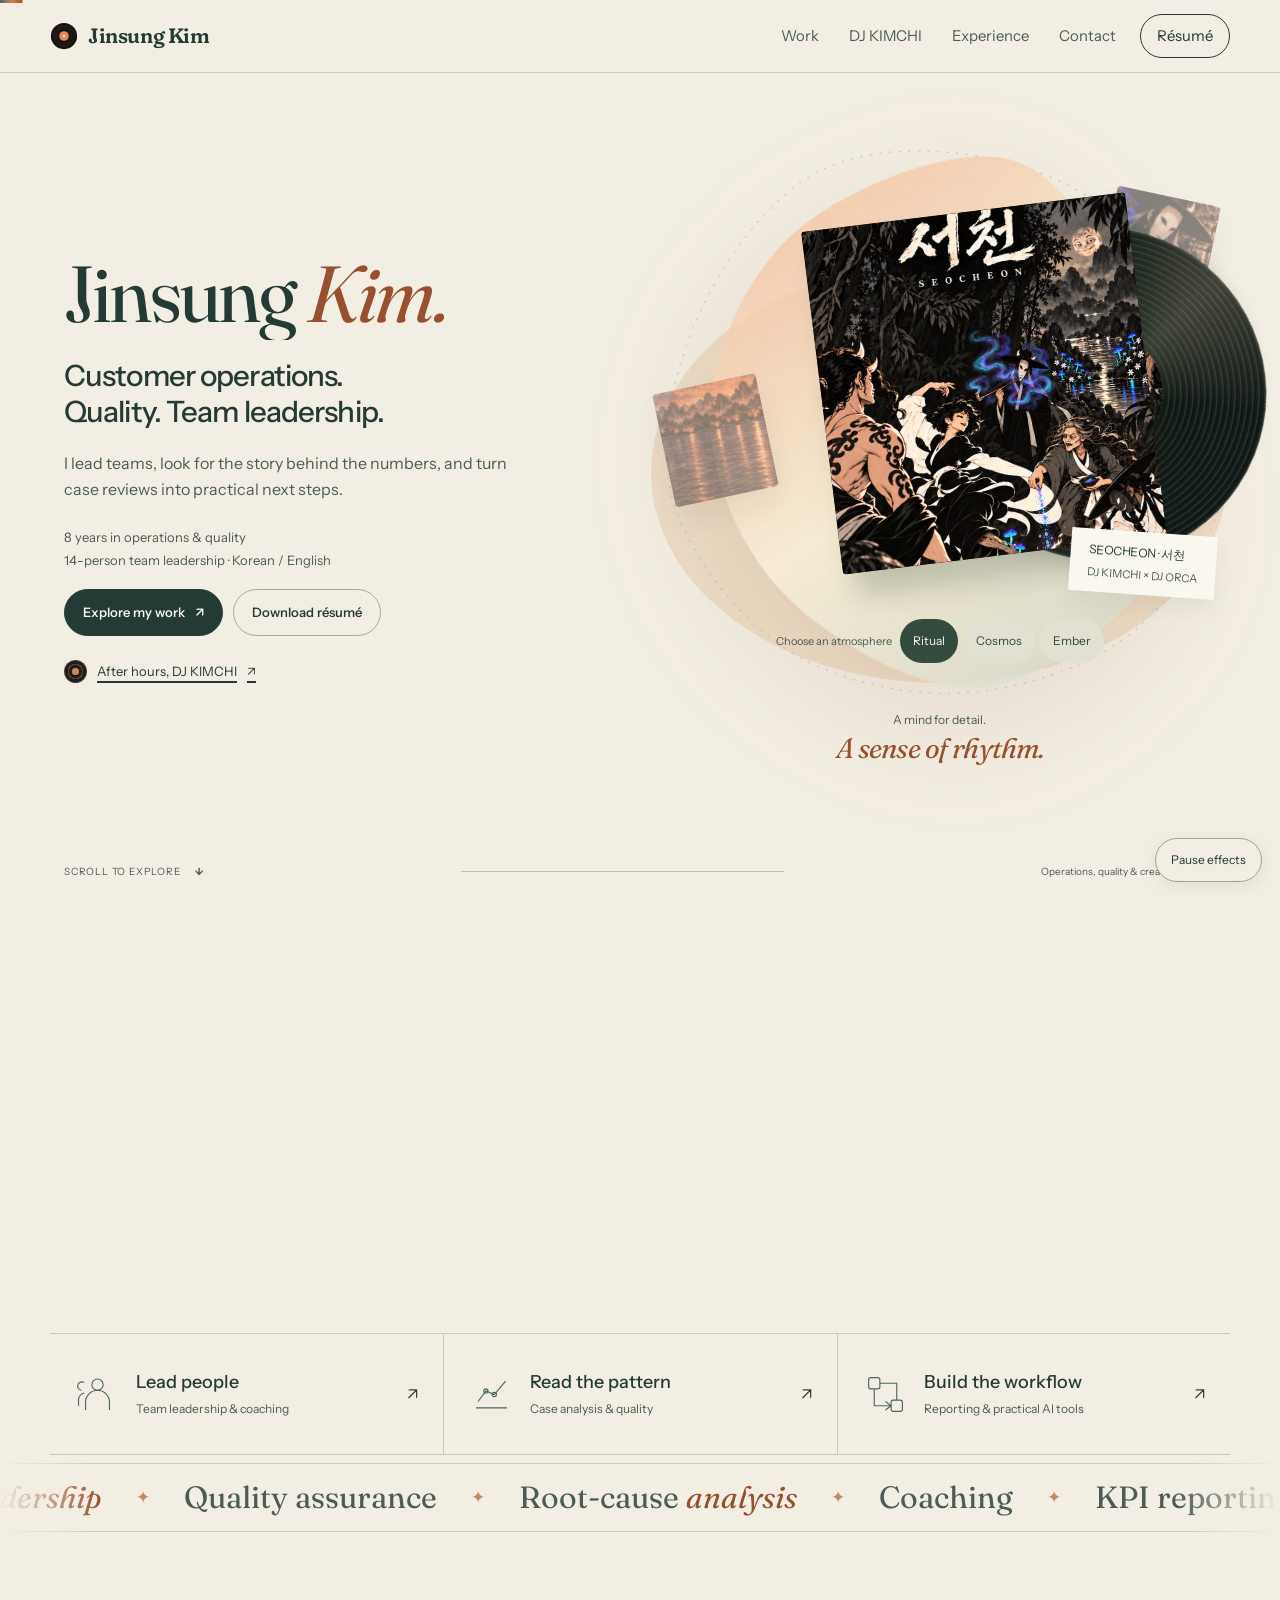
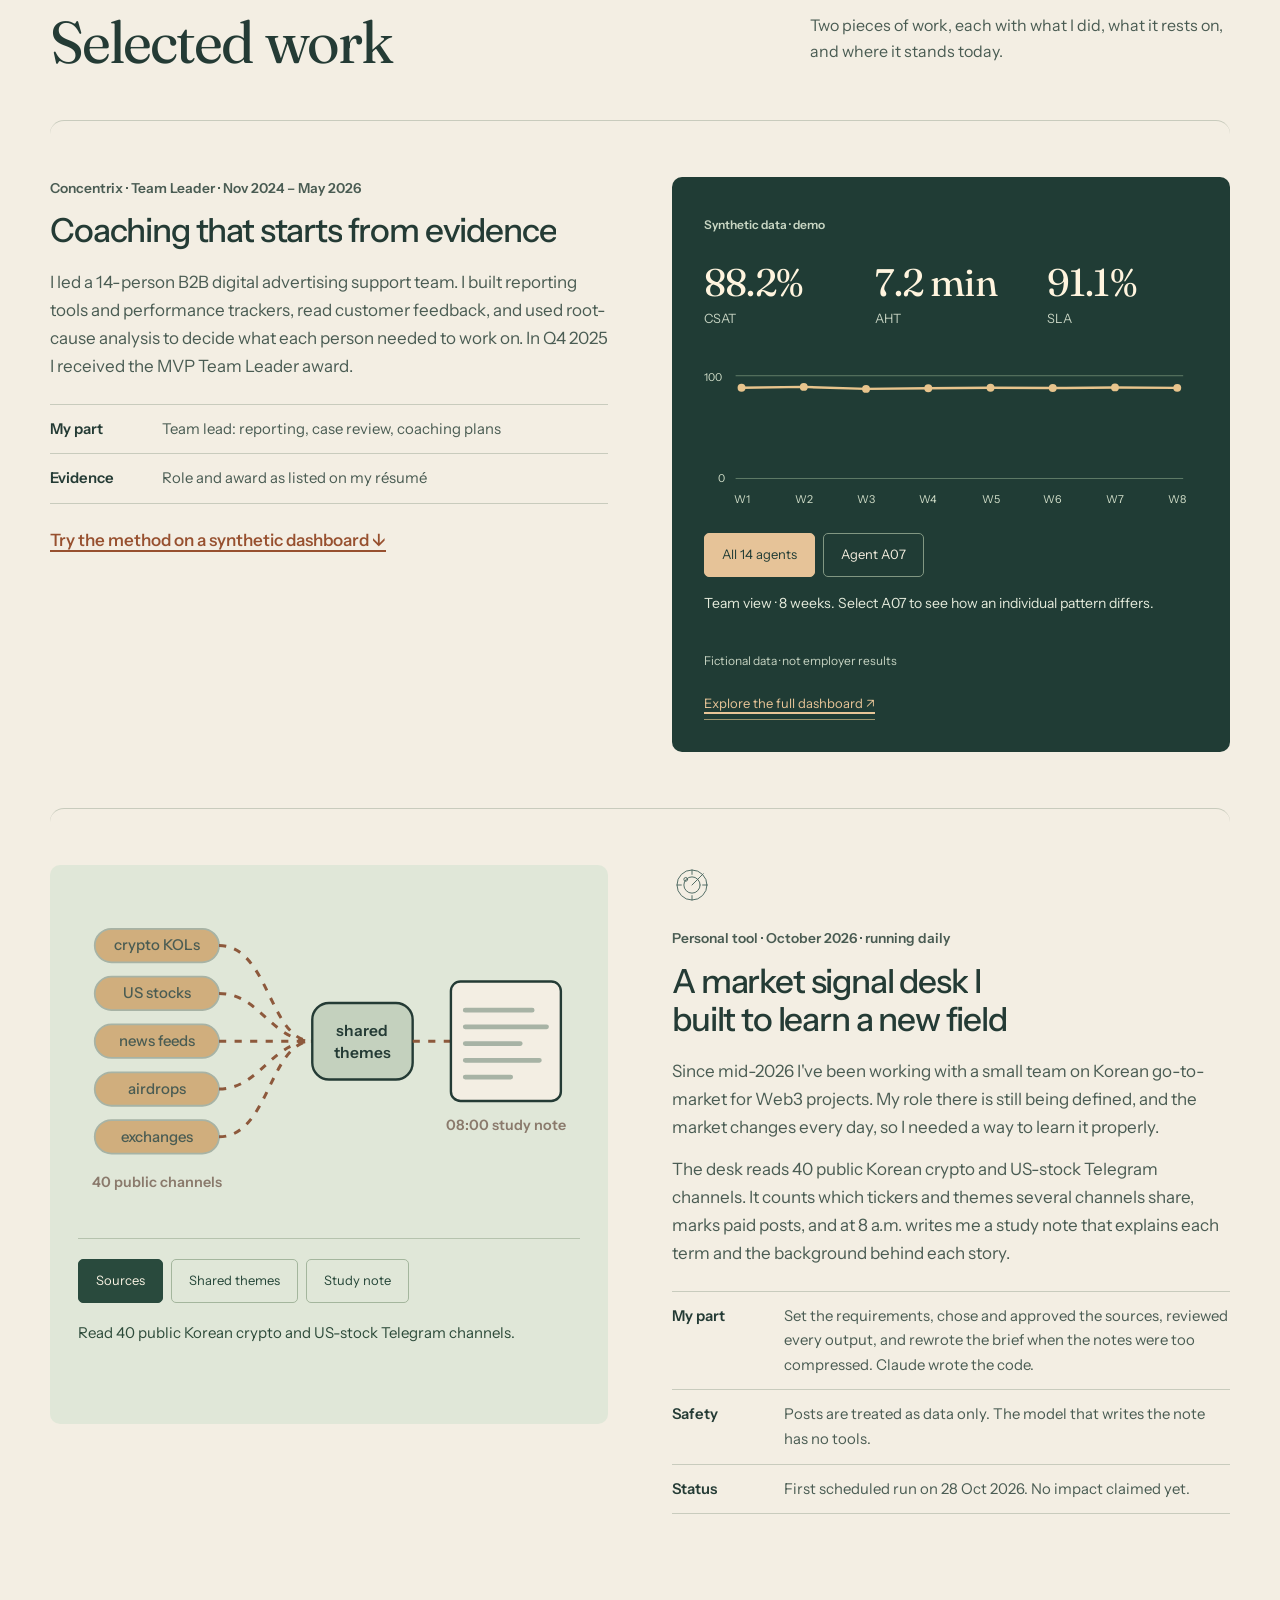
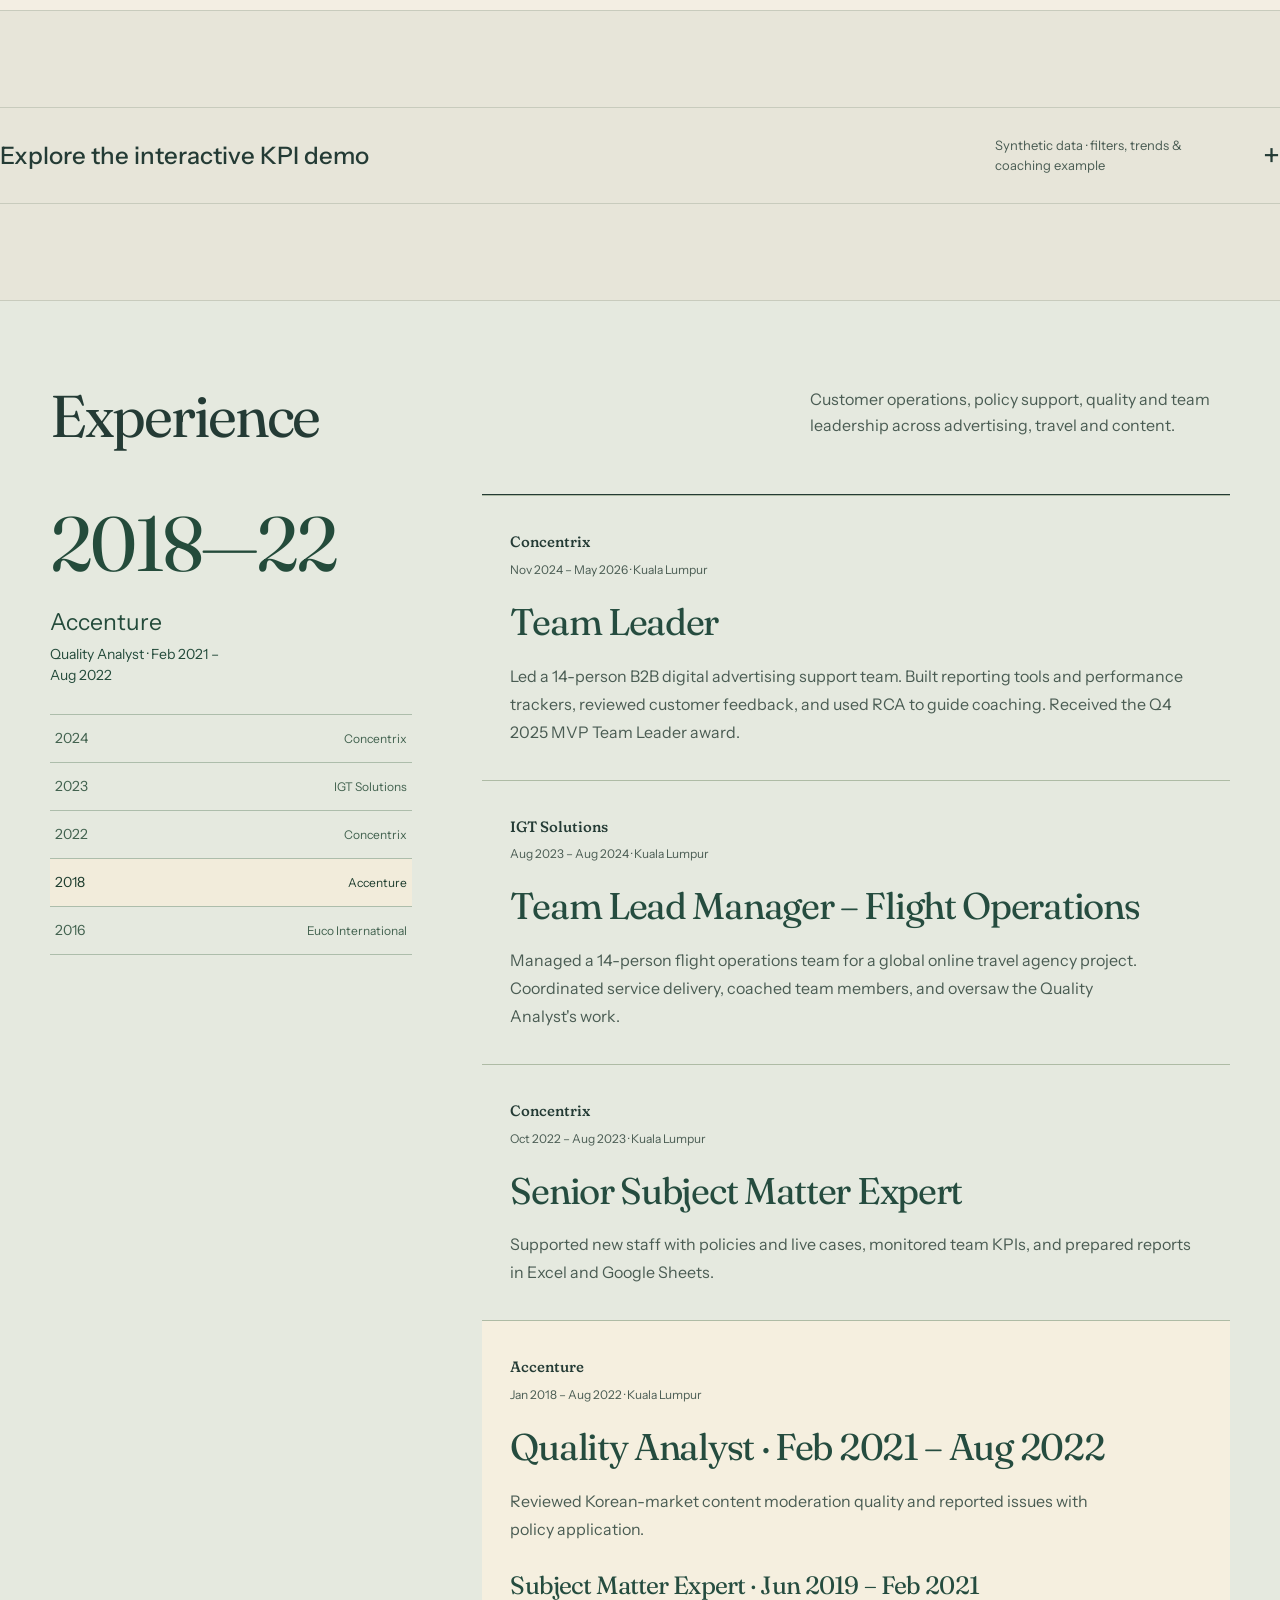
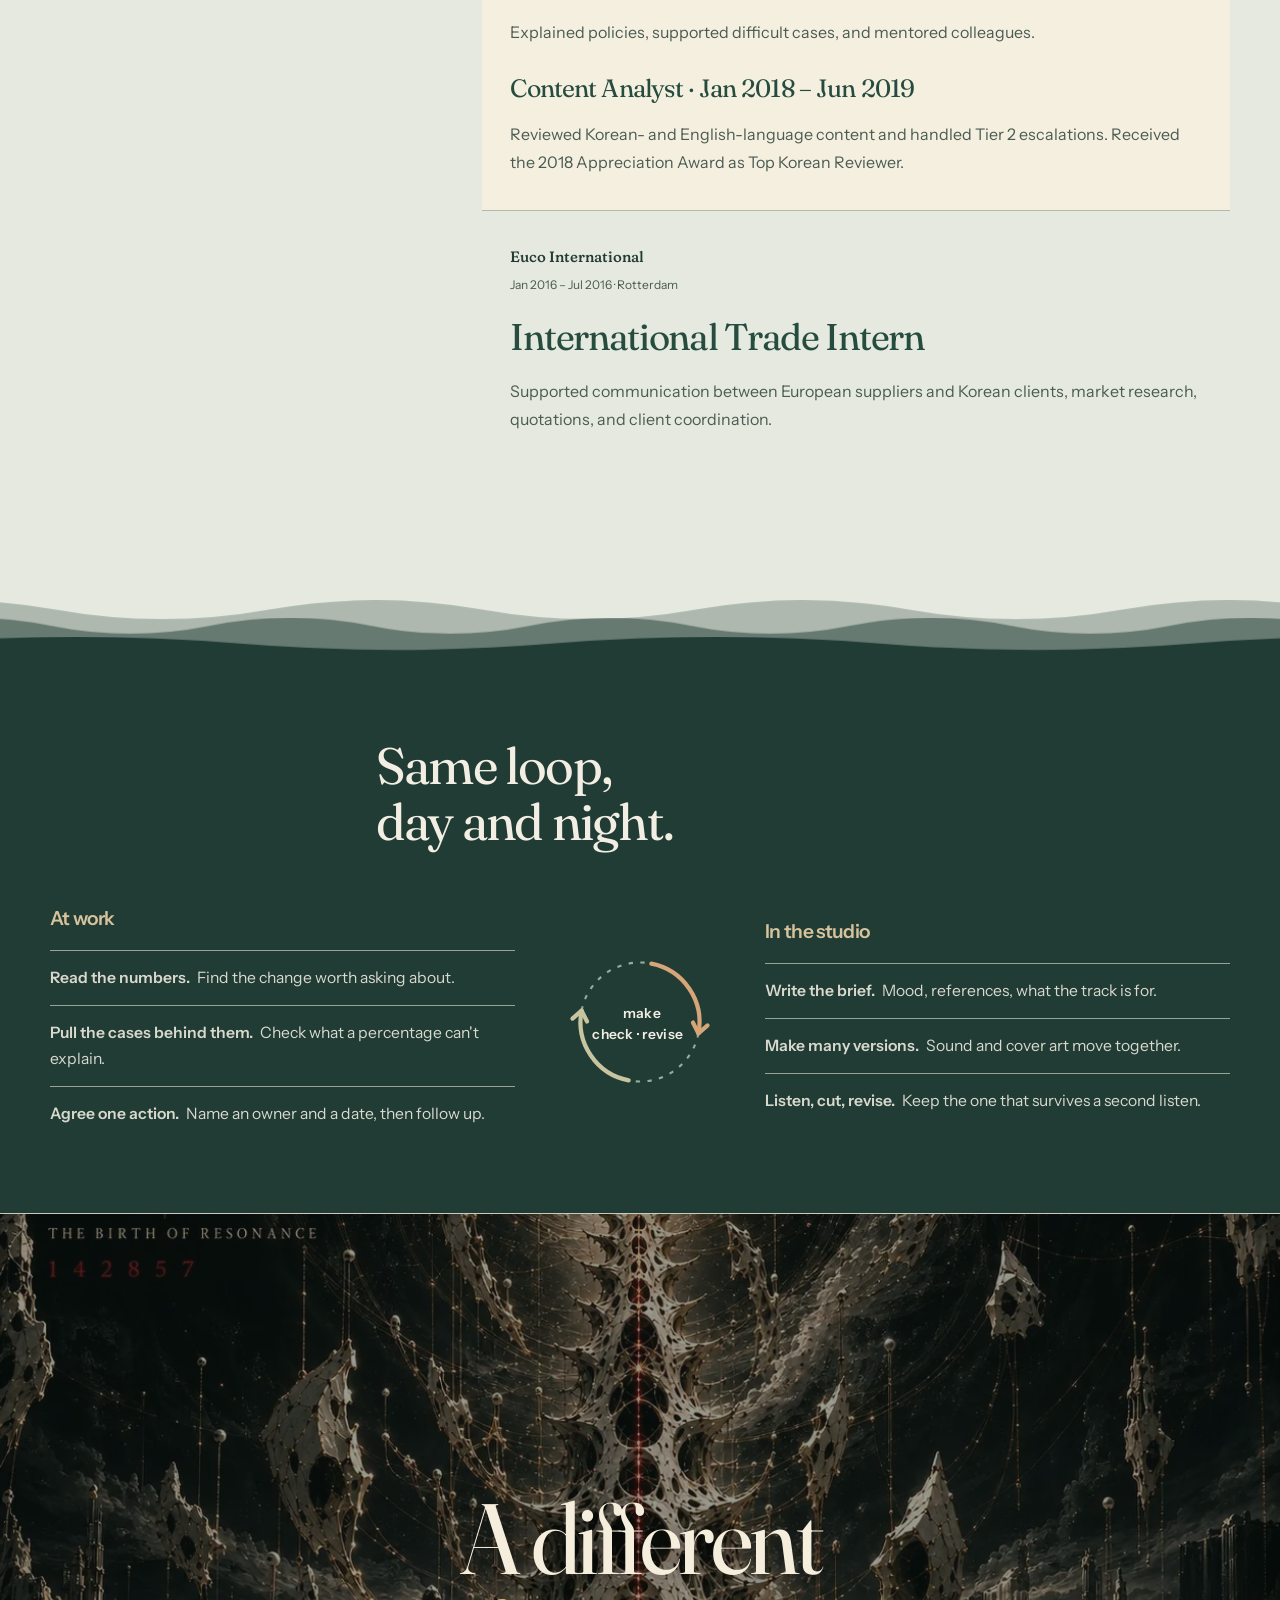
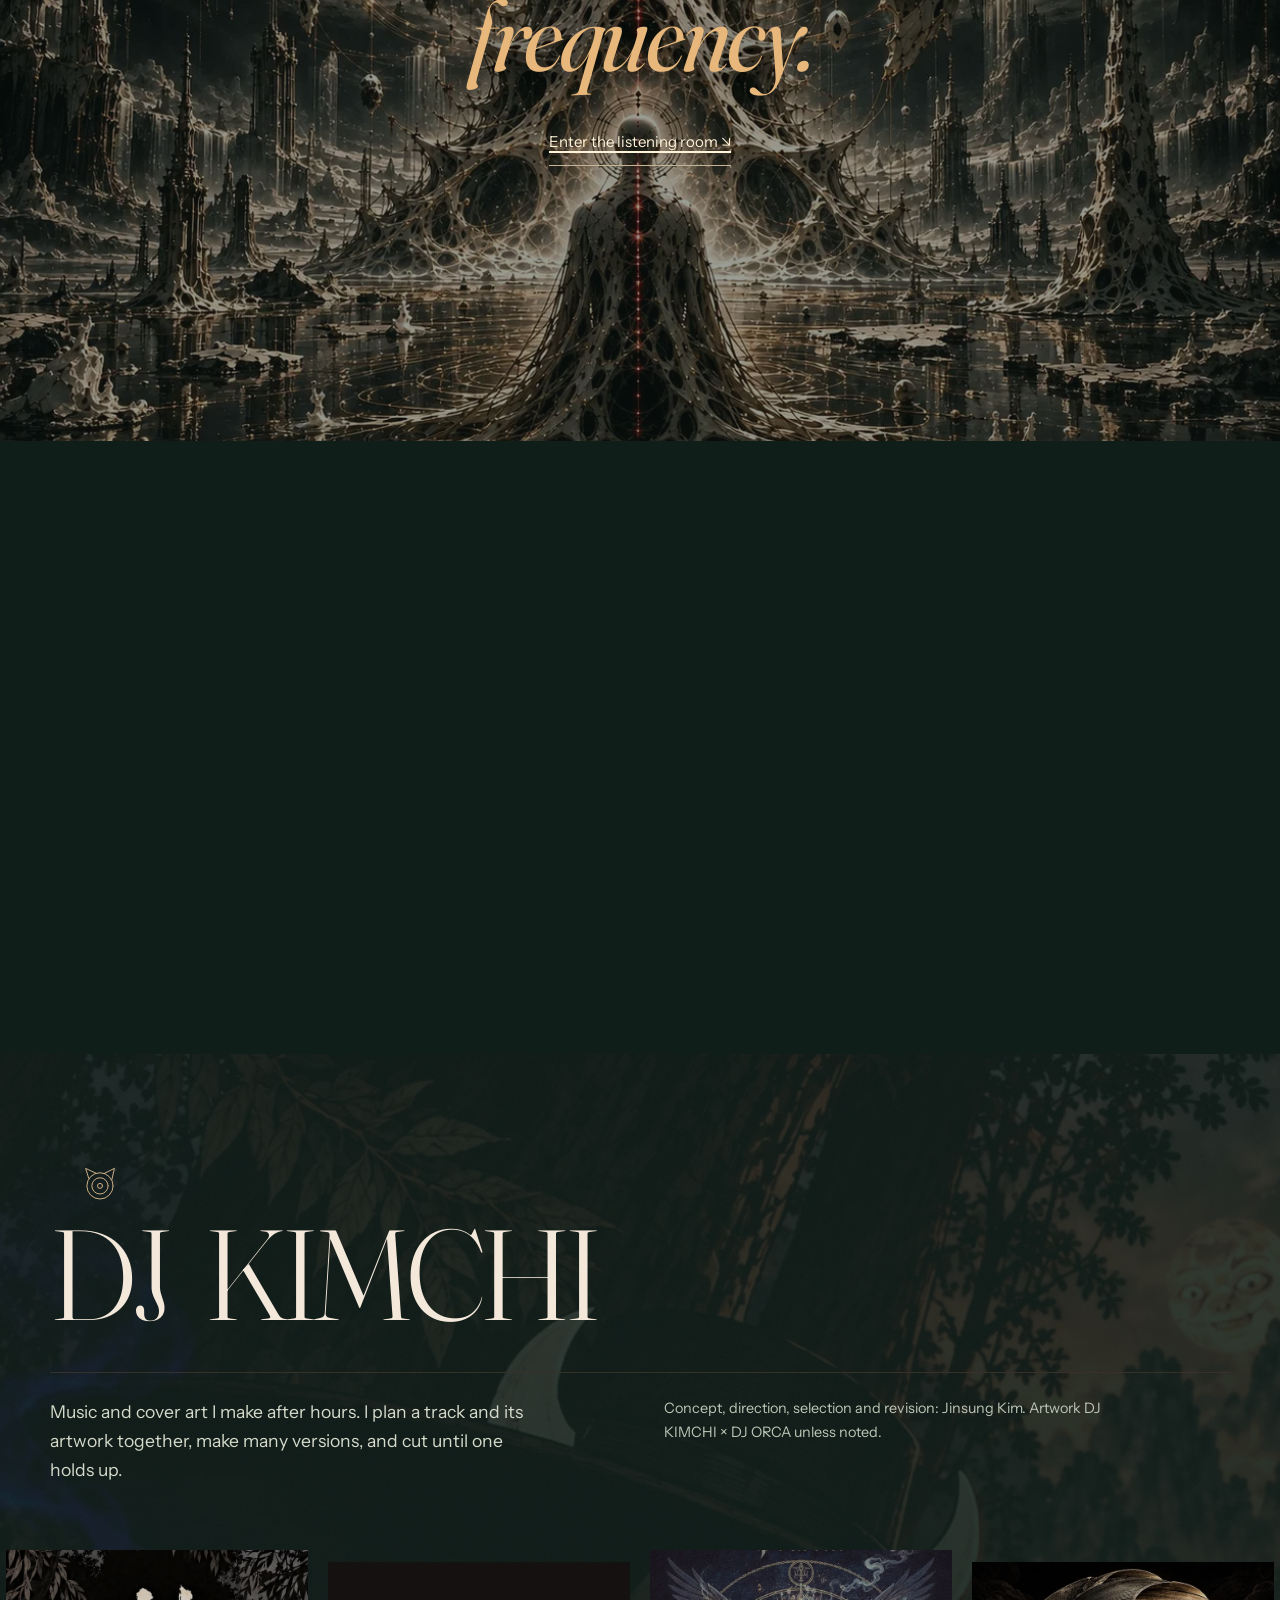
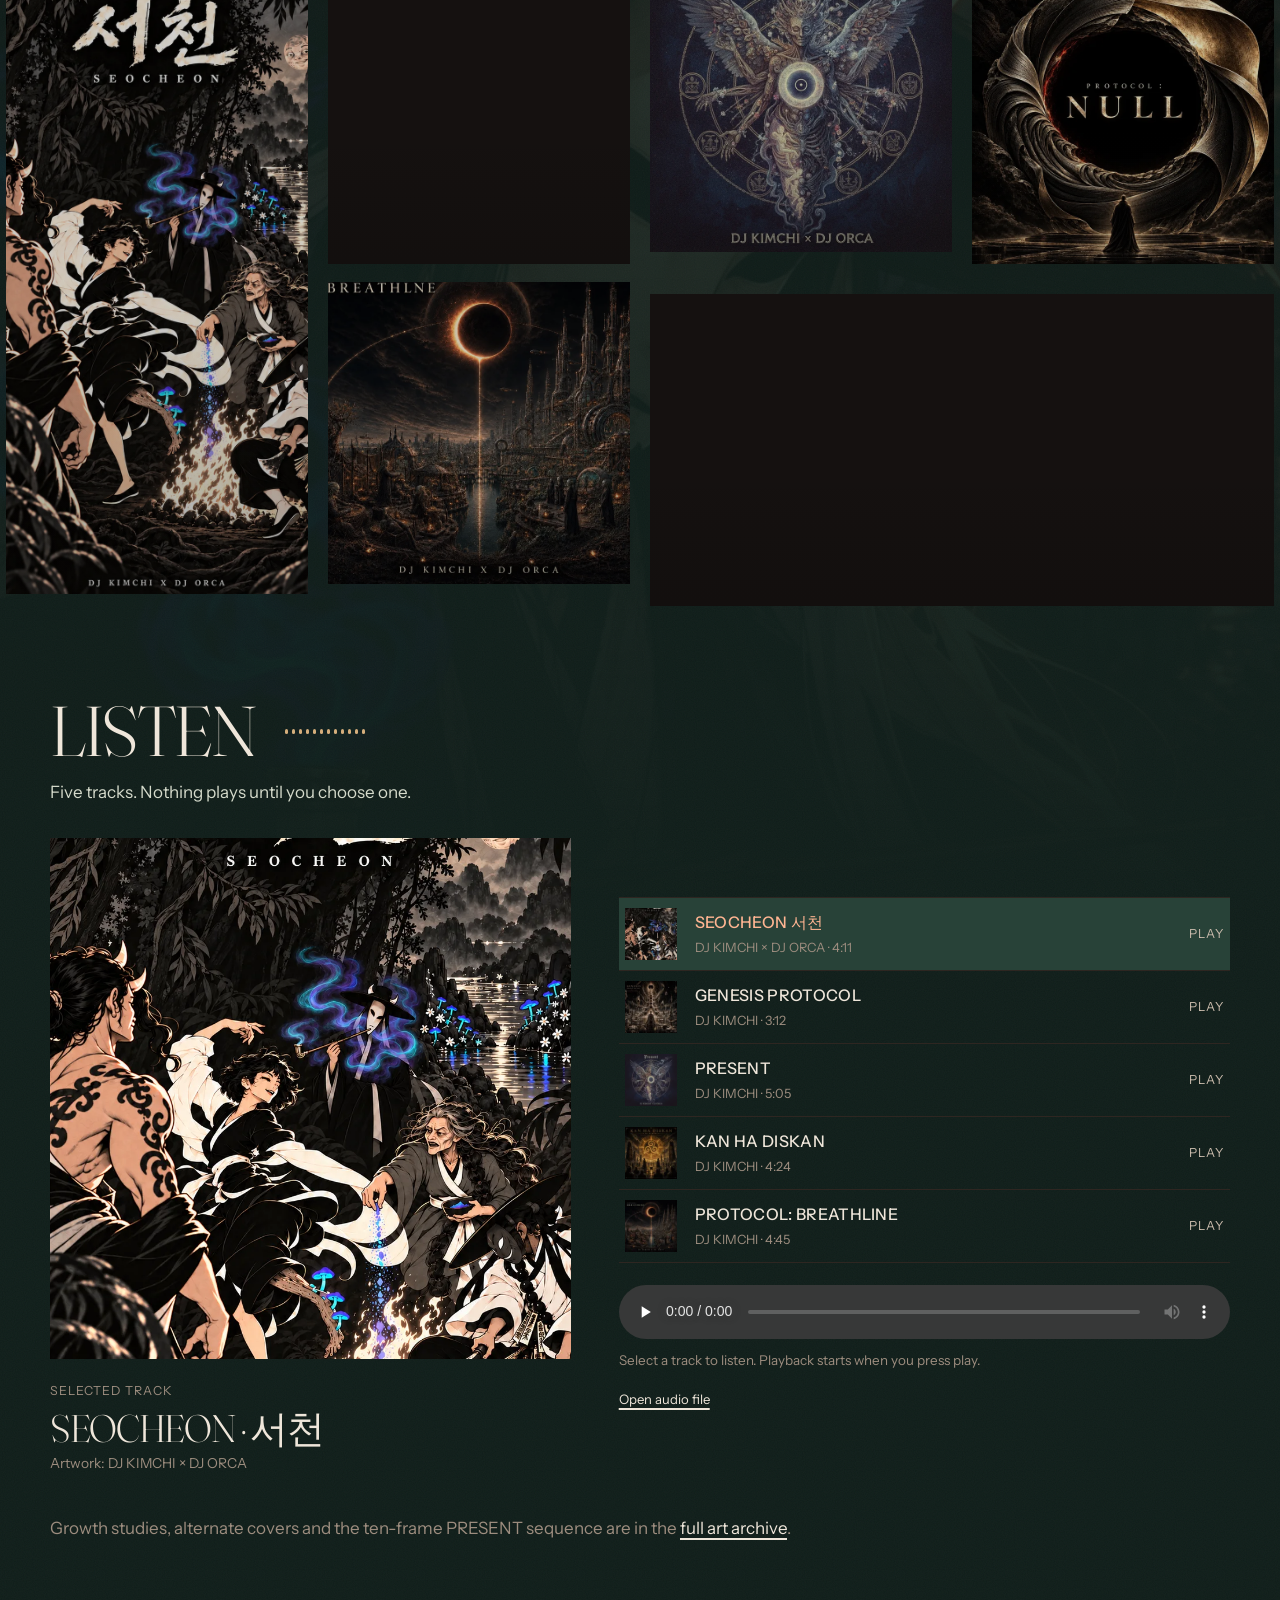
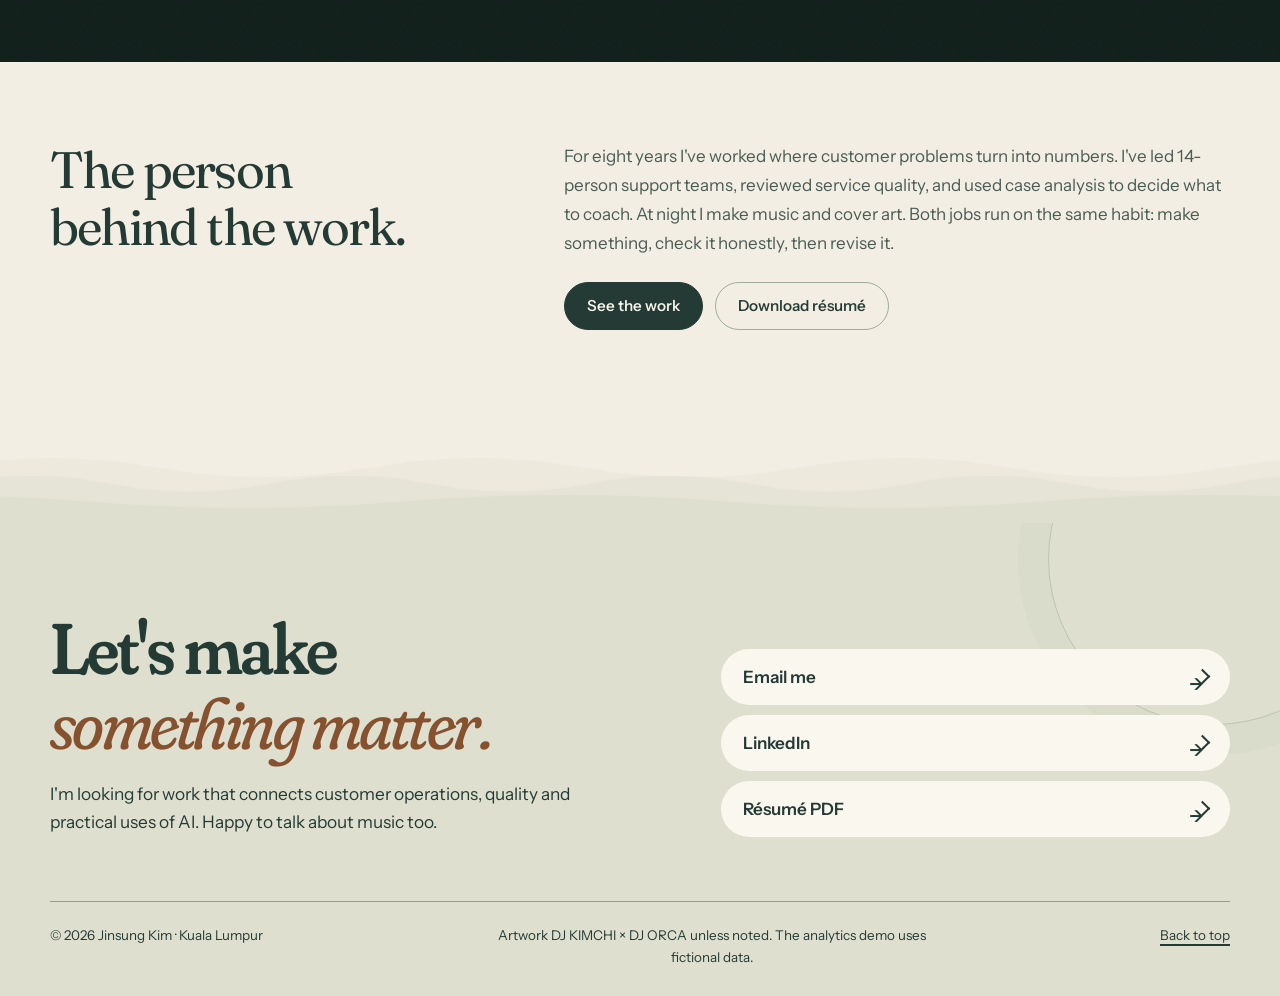
<file: index.html>
<!doctype html>
<html lang="en">
<head>
<meta charset="utf-8">
<meta name="viewport" content="width=device-width, initial-scale=1">
<meta name="description" content="Jinsung Kim: eight years in customer operations and quality, 14-person team leadership, and music and cover art as DJ KIMCHI.">
<meta name="theme-color" content="#f6eee2">
<title>Jinsung Kim — Operations, Quality &amp; DJ KIMCHI</title>
<link rel="icon" href="assets/jk-mark.svg" type="image/svg+xml">
<link rel="preconnect" href="https://fonts.googleapis.com">
<link rel="preconnect" href="https://fonts.gstatic.com" crossorigin>
<link rel="stylesheet" href="https://fonts.googleapis.com/css2?family=Fraunces:ital,opsz,wght,SOFT@0,9..144,300..700,50..100;1,9..144,300..700,50..100&family=Instrument+Sans:wght@400..650&display=swap">
<link rel="stylesheet" href="kimchi.css?v=2">
<link rel="stylesheet" href="atmosphere.css?v=3">
<link rel="stylesheet" href="motion-story.css?v=5">
<link rel="stylesheet" href="rich-motion.css?v=1">
<link rel="stylesheet" href="mobile-motion.css?v=3">
<link rel="stylesheet" href="scene-motion.css?v=2">
<link rel="stylesheet" href="career-motion.css?v=1">
<link rel="stylesheet" href="craft-motion.css?v=1">
<link rel="stylesheet" href="reel-upgrade.css?v=1">
</head>
<body class="atmosphere-edition">
<a class="skip-link" href="#main">Skip to content</a>


<header class="site-header">
  <div class="wrap nav">
    <a class="brand" href="#top" aria-label="Jinsung Kim, back to top">
      <img src="assets/jk-mark.svg" alt="" width="28" height="28">Jinsung Kim
    </a>
    <nav class="nav-links" aria-label="Main navigation">
      <a href="#work" data-label="Work" aria-label="Work">Work</a>
      <a href="#listen" data-label="DJ KIMCHI" aria-label="DJ KIMCHI">DJ KIMCHI</a>
      <a href="#experience" data-label="Experience" aria-label="Experience">Experience</a>
      <a href="#contact" data-label="Contact" aria-label="Contact">Contact</a>
      <a class="nav-resume" href="assets/Jinsung_Kim_Resume.pdf" download>Résumé</a>
    </nav>
  </div>
</header>

<main id="main">
<button class="motion-toggle" type="button" aria-pressed="false">Pause effects</button>

<section class="motion-opening" id="top" aria-labelledby="intro-name">
<div class="opening-pin"><div class="opening-copy">
<h1 id="intro-name">Jinsung <em>Kim.</em></h1>
<p class="opening-role">Customer operations.<br>Quality. Team leadership.</p>
<p class="opening-bio">I lead teams, look for the story behind the numbers, and turn case reviews into practical next steps.</p>
<div class="opening-career"><p class="career-evidence">8 years in operations &amp; quality<br>14-person team leadership · Korean / English</p>
<div class="career-paths"><a class="button" href="#work">Explore my work <span aria-hidden="true">↗</span></a><a class="button ghost" href="assets/Jinsung_Kim_Resume.pdf" download>Download résumé</a></div></div>
<a class="opening-music-link" href="#between-worlds"><span class="tiny-record" aria-hidden="true"></span>After hours, DJ KIMCHI <span aria-hidden="true">↗</span></a>
</div><div class="opening-art"><figure class="hero-art constellation" data-scene="seocheon">
      <div class="vinyl-disc" aria-hidden="true"><img src="assets/art/seocheon-cover.webp" alt="" width="180" height="180"><i></i></div>
      <img class="echo echo-left" src="assets/art/seocheon-river-440.webp" alt="" aria-hidden="true" width="440" height="782">
      <img class="echo echo-right" src="assets/art/seocheon-smoke-440.webp" alt="" aria-hidden="true" width="440" height="782">
      <a class="portal-cover" href="#listen" aria-label="Explore DJ KIMCHI music">
        <img id="scene-cover" src="assets/art/seocheon-cover.webp" alt="SEOCHEON artwork, DJ KIMCHI × DJ ORCA" width="900" height="1600" fetchpriority="high">
        <span class="art-light" aria-hidden="true"></span>
      </a>
      <div class="scene-note"><span id="scene-name">SEOCHEON · 서천</span><span>DJ KIMCHI × DJ ORCA</span></div>
      <figcaption class="scene-controls"><span>Choose an atmosphere</span><div role="group" aria-label="Artwork atmosphere">
        <button type="button" data-scene-choice="seocheon" aria-pressed="true">Ritual</button>
        <button type="button" data-scene-choice="genesis" aria-pressed="false">Cosmos</button>
        <button type="button" data-scene-choice="present" aria-pressed="false">Ember</button>
      </div></figcaption>
    </figure><p class="opening-statement"><span>A mind for detail.</span><em>A sense of rhythm.</em></p></div>
<div class="opening-bottom"><span>SCROLL TO EXPLORE <b aria-hidden="true">↓</b></span><span class="opening-progress" aria-hidden="true"><i></i></span><a href="#work">Operations, quality &amp; creative practice</a></div></div></section>
<div class="career-route wrap" aria-label="Explore career capabilities">
<a href="#case1-title"><svg viewBox="0 0 64 64" aria-hidden="true"><circle cx="32" cy="18" r="8"/><path d="M15 54V43a17 17 0 0 1 34 0v11M9 26a6 6 0 1 1 4-11M5 48v-8a10 10 0 0 1 8-10"/></svg><span>Lead people<small>Team leadership &amp; coaching</small></span><b aria-hidden="true">↗</b></a>
<a href="#demo"><svg viewBox="0 0 64 64" aria-hidden="true"><path d="M10 51h44M13 42l11-15 12 5 16-19"/><circle cx="24" cy="27" r="3"/><circle cx="36" cy="32" r="3"/></svg><span>Read the pattern<small>Case analysis &amp; quality</small></span><b aria-hidden="true">↗</b></a>
<a href="#case2-title"><svg viewBox="0 0 64 64" aria-hidden="true"><rect x="8" y="8" width="16" height="16" rx="3"/><rect x="40" y="40" width="16" height="16" rx="3"/><path d="M24 16h24v24M16 24v24h24m-8-6 8 6-8 6"/></svg><span>Build the workflow<small>Reporting &amp; practical AI tools</small></span><b aria-hidden="true">↗</b></a></div>
<section class="work" id="work" aria-labelledby="work-title">
  <div class="wrap">
    <div class="section-head">
      <h2 id="work-title">Selected work</h2>
      <p>Two pieces of work, each with what I did, what it rests on, and where it stands today.</p>
    </div>

    <article class="case" aria-labelledby="case1-title">
      <div class="case-copy">
        <p class="case-meta">Concentrix · Team Leader · Nov 2024 – May 2026</p>
        <h3 id="case1-title">Coaching that starts from evidence</h3>
        <p>I led a 14-person B2B digital advertising support team. I built reporting tools and performance trackers, read customer feedback, and used root-cause analysis to decide what each person needed to work on. In Q4 2025 I received the MVP Team Leader award.</p>
        <dl class="case-facts">
          <div><dt>My part</dt><dd>Team lead: reporting, case review, coaching plans</dd></div>
          <div><dt>Evidence</dt><dd>Role and award as listed on my résumé</dd></div>
        </dl>
        <a class="text-link" href="#demo">Try the method on a synthetic dashboard <span aria-hidden="true">↓</span></a>
      </div>
      <div class="case-visual demo-preview career-console" aria-label="Synthetic KPI comparison">
        <span class="demo-badge">Synthetic data · demo</span>
        <span class="preview-values">
          <span><strong id="preview-csat">—</strong><small>CSAT</small></span>
          <span><strong id="preview-aht">—</strong><small>AHT</small></span>
          <span><strong id="preview-sla">—</strong><small>SLA</small></span>
        </span>
        <svg id="preview-chart" viewBox="0 0 620 116" role="img" aria-label="Synthetic weekly CSAT; the dashboard below has the full table"></svg>
        <div class="console-controls" role="group" aria-label="Compare synthetic team and agent data"><button type="button" data-preview-agent="all" aria-pressed="true">All 14 agents</button><button type="button" data-preview-agent="A07" aria-pressed="false">Agent A07</button></div>
        <p class="console-context" aria-live="polite">Team view · 8 weeks</p>
        <span class="preview-foot">Fictional data · not employer results</span>
        <a class="console-link" href="#demo">Explore the full dashboard ↗</a>
      </div>
    </article>

    <article class="case case-flip" aria-labelledby="case2-title">
      <div class="case-copy">
        <p class="case-meta">Personal tool · October 2026 · running daily</p>
        <h3 id="case2-title">A market signal desk I built to learn a new field</h3>
        <p>Since mid-2026 I've been working with a small team on Korean go-to-market for Web3 projects. My role there is still being defined, and the market changes every day, so I needed a way to learn it properly.</p>
        <p>The desk reads 40 public Korean crypto and US-stock Telegram channels. It counts which tickers and themes several channels share, marks paid posts, and at 8 a.m. writes me a study note that explains each term and the background behind each story.</p>
        <dl class="case-facts">
          <div><dt>My part</dt><dd>Set the requirements, chose and approved the sources, reviewed every output, and rewrote the brief when the notes were too compressed. Claude wrote the code.</dd></div>
          <div><dt>Safety</dt><dd>Posts are treated as data only. The model that writes the note has no tools.</dd></div>
          <div><dt>Status</dt><dd>First scheduled run on 28 Oct 2026. No impact claimed yet.</dd></div>
        </dl>
      </div>
      <figure class="case-visual signal-visual career-flow" data-flow="sources">
        <svg viewBox="0 0 420 270" role="img" aria-labelledby="signal-desc">
          <title id="signal-desc">Diagram: 40 channels feed a step that finds shared themes, which produces a study note at 8 a.m.</title>
          <g class="sig-channels">
            <rect x="14" y="30" width="104" height="28" rx="14"/><rect x="14" y="70" width="104" height="28" rx="14"/><rect x="14" y="110" width="104" height="28" rx="14"/><rect x="14" y="150" width="104" height="28" rx="14"/><rect x="14" y="190" width="104" height="28" rx="14"/>
          </g>
          <g class="sig-text"><text x="66" y="48">crypto KOLs</text><text x="66" y="88">US stocks</text><text x="66" y="128">news feeds</text><text x="66" y="168">airdrops</text><text x="66" y="208">exchanges</text></g>
          <text x="66" y="246" class="sig-cap">40 public channels</text>
          <path class="sig-flow" d="M118 44C160 44 160 124 196 124M118 84C152 84 162 124 196 124M118 124H196M118 164C152 164 162 124 196 124M118 204C160 204 160 124 196 124"/>
          <rect x="196" y="92" width="84" height="64" rx="14" class="sig-core"/>
          <text x="238" y="120" class="sig-core-t">shared</text><text x="238" y="138" class="sig-core-t">themes</text>
          <path class="sig-flow" d="M280 124h32"/>
          <rect x="312" y="74" width="92" height="100" rx="8" class="sig-note"/>
          <path d="M324 98h56M324 112h68M324 126h46M324 140h62M324 154h38" class="sig-lines"/>
          <text x="358" y="198" class="sig-cap">08:00 study note</text>
        </svg>
        <div class="flow-controls" role="group" aria-label="Explore the signal desk workflow"><button type="button" data-flow-step="sources" aria-pressed="true">Sources</button><button type="button" data-flow-step="themes" aria-pressed="false">Shared themes</button><button type="button" data-flow-step="note" aria-pressed="false">Study note</button></div>
        <figcaption class="flow-caption" aria-live="polite">Read 40 public Korean crypto and US-stock Telegram channels.</figcaption>
      </figure>
    </article>

  </div>
</section>

<section class="demo" id="demo" aria-labelledby="demo-title">
<details class="demo-disclosure"><summary>Explore the interactive KPI demo <span>Synthetic data · filters, trends &amp; coaching example</span></summary>
  <div class="wrap">
    <div class="section-head">
      <h2 id="demo-title">Explore the numbers, then ask why.</h2>
      <p>This is how I'd start a coaching conversation. A dashboard points to a question; it doesn't answer it.</p>
    </div>
    <p class="notice"><strong>Personal demonstration · synthetic data.</strong> All 112 records are fictional. The example draws on my experience leading a 14-person team, but contains no employer data, client targets or claimed business results.</p>
    <noscript><p class="notice">Enable JavaScript to use the interactive dashboard. The metric definitions and coaching example remain available below.</p></noscript>

    <section class="dashboard" id="dashboard" aria-label="Interactive team KPI dashboard">
      <div class="filter-bar">
        <div class="field"><label for="agent-filter">Team or agent</label><select id="agent-filter"><option value="all">All 14 agents</option></select></div>
        <div class="field"><label for="period-filter">Period</label><select id="period-filter"><option value="8">All 8 weeks</option><option value="4">Last 4 weeks</option><option value="1">Last week</option></select></div>
        <p id="filter-summary" class="filter-summary" aria-live="polite"></p>
      </div>
      <div class="kpi-grid">
        <article class="kpi-card"><h3>Customer satisfaction</h3><strong id="csat-value" class="kpi-value">—</strong><p id="csat-detail" class="kpi-detail"></p></article>
        <article class="kpi-card"><h3>Average handling time</h3><strong id="aht-value" class="kpi-value">—</strong><p id="aht-detail" class="kpi-detail"></p></article>
        <article class="kpi-card"><h3>First-response SLA</h3><strong id="sla-value" class="kpi-value">—</strong><p id="sla-detail" class="kpi-detail"></p></article>
        <article class="kpi-card"><h3>Audit quality</h3><strong id="quality-value" class="kpi-value">—</strong><p id="quality-detail" class="kpi-detail"></p></article>
      </div>
      <div class="chart-panel">
        <div class="chart-top">
          <div><h3 id="chart-heading">Customer satisfaction</h3><p id="chart-context"></p></div>
          <div class="field"><label for="metric-filter">Chart metric</label><select id="metric-filter"><option value="csat">CSAT</option><option value="aht">AHT</option><option value="sla">SLA</option><option value="quality">Quality</option></select></div>
        </div>
        <svg class="trend-chart" id="trend-chart" role="img" aria-label="Weekly metric trend; values are also in the following table"></svg>
        <p class="chart-note" id="chart-note"></p>
        <p class="table-help">Swipe or scroll sideways to see every metric.</p>
        <div class="table-wrap" tabindex="0" role="region" aria-label="Scrollable weekly values">
          <table class="data-table"><caption>Weekly values · current selection</caption><thead><tr><th scope="col">Week</th><th scope="col">CSAT</th><th scope="col">AHT</th><th scope="col">SLA</th><th scope="col">Quality</th></tr></thead><tbody id="weekly-rows"></tbody><tfoot id="period-totals"></tfoot></table>
        </div>
      </div>
      <details class="methodology">
        <summary>Metric definitions &amp; calculation notes</summary>
        <dl class="definition-grid">
          <div><dt>CSAT</dt><dd>Satisfied responses ÷ valid survey responses. Ratings of 4 or 5 on a five-point scale count as satisfied.</dd></div>
          <div><dt>Average handling time</dt><dd>Total handling seconds ÷ handled contacts, shown in minutes. Handling includes active work, hold time, and after-contact work.</dd></div>
          <div><dt>First-response SLA</dt><dd>Eligible assigned contacts with a first response within 24 hours ÷ all eligible assigned contacts. This is an illustrative asynchronous service workflow.</dd></div>
          <div><dt>Audit quality</dt><dd>Audit points earned ÷ total available audit points. Different numbers of audits contribute different weights.</dd></div>
        </dl>
        <p class="chart-note">Each selected metric uses the sum of its numerators divided by the sum of its denominators. Weekly percentages are never averaged to produce the period total. Values are rounded only for display. W1–W8 are fixed relative weeks; “last” refers to W8, not today's date. A14 has no survey or audit observations in W8, so those metrics show “No data”. No performance targets are assumed.</p>
        <p class="chart-note" id="raw-totals"></p>
      </details>
    </section>

    <section class="coaching" id="coaching-case" aria-labelledby="case-title">
      <div class="coaching-aside">
        <h3 id="case-title">What would I look at next?</h3>
        <p>A fixed example for agent A07 in week 4, separate from the filters above. The numbers show a change; they don't tell us its cause.</p>
        <button type="button" class="button ghost" id="case-filter">View A07 across 8 weeks</button>
      </div>
      <ol class="steps">
        <li><h4>Observe the pattern</h4><p id="case-observation">Compare A07's week 3 and week 4 customer feedback and handling time, including the number of survey responses behind each percentage.</p></li>
        <li><h4>Form a hypothesis</h4><p>A change in case complexity, an unclear procedure, or a tool issue could contribute. A knowledge gap is one possibility, not a conclusion about the agent.</p></li>
        <li><h4>Check the cases behind the numbers</h4><p>Review the negative survey comments and a sample of handled cases. Compare case types and escalation paths, check for policy or system changes, and ask the agent where the work became difficult. These are proposed checks; the demo contains no underlying customer cases.</p></li>
        <li><h4>Agree on a specific action</h4><p>If the review confirms a procedure gap, walk through a relevant case together, clarify the decision steps, and record the guidance in a short knowledge note. Set an owner and a follow-up date. A system issue would need a different action.</p></li>
        <li><h4>Follow up without overstating the result</h4><p>Review comparable cases and the next weeks of feedback, quality and handling time together. A later change is a reason to look further, not proof that coaching caused an improvement. No intervention was performed in this simulation.</p></li>
      </ol>
    </section>
  </div>
</details>
</section>

<section class="experience-section" id="experience" aria-labelledby="experience-title">
  <div class="wrap">
    <div class="section-head">
      <h2 id="experience-title">Experience</h2>
      <p>Customer operations, policy support, quality and team leadership across advertising, travel and content.</p>
    </div>
    <div class="experience">
      <div class="experience-row"><div class="experience-org">Concentrix<small>Nov 2024 – May 2026 · Kuala Lumpur</small></div><div class="experience-detail"><h3>Team Leader</h3><p>Led a 14-person B2B digital advertising support team. Built reporting tools and performance trackers, reviewed customer feedback, and used RCA to guide coaching. Received the Q4 2025 MVP Team Leader award.</p></div></div>
      <div class="experience-row"><div class="experience-org">IGT Solutions<small>Aug 2023 – Aug 2024 · Kuala Lumpur</small></div><div class="experience-detail"><h3>Team Lead Manager – Flight Operations</h3><p>Managed a 14-person flight operations team for a global online travel agency project. Coordinated service delivery, coached team members, and oversaw the Quality Analyst's work.</p></div></div>
      <div class="experience-row"><div class="experience-org">Concentrix<small>Oct 2022 – Aug 2023 · Kuala Lumpur</small></div><div class="experience-detail"><h3>Senior Subject Matter Expert</h3><p>Supported new staff with policies and live cases, monitored team KPIs, and prepared reports in Excel and Google Sheets.</p></div></div>
      <div class="experience-row"><div class="experience-org">Accenture<small>Jan 2018 – Aug 2022 · Kuala Lumpur</small></div><div class="experience-detail"><h3>Quality Analyst · Feb 2021 – Aug 2022</h3><p>Reviewed Korean-market content moderation quality and reported issues with policy application.</p><h3 class="subrole">Subject Matter Expert · Jun 2019 – Feb 2021</h3><p>Explained policies, supported difficult cases, and mentored colleagues.</p><h3 class="subrole">Content Analyst · Jan 2018 – Jun 2019</h3><p>Reviewed Korean- and English-language content and handled Tier 2 escalations. Received the 2018 Appreciation Award as Top Korean Reviewer.</p></div></div>
      <div class="experience-row"><div class="experience-org">Euco International<small>Jan 2016 – Jul 2016 · Rotterdam</small></div><div class="experience-detail"><h3>International Trade Intern</h3><p>Supported communication between European suppliers and Korean clients, market research, quotations, and client coordination.</p></div></div>
    </div>
  </div>
</section>

<section class="habit" aria-labelledby="habit-title">
  <div class="wrap">
    <h2 id="habit-title">Same loop, day and night.</h2>
    <div class="habit-grid">
      <div class="habit-col">
        <h3>At work</h3>
        <ol>
          <li><strong>Read the numbers.</strong> Find the change worth asking about.</li>
          <li><strong>Pull the cases behind them.</strong> Check what a percentage can't explain.</li>
          <li><strong>Agree one action.</strong> Name an owner and a date, then follow up.</li>
        </ol>
      </div>
      <svg class="habit-loop" viewBox="0 0 160 160" aria-hidden="true">
        <circle style="stroke:var(--line-strong)" cx="80" cy="80" r="56" fill="none" stroke-width="2" stroke-dasharray="4 7"/>
        <path style="stroke:var(--apricot)" d="M80 24a56 56 0 0 1 56 56" fill="none" stroke-width="4" stroke-linecap="round"/>
        <path style="stroke:var(--apricot)" d="m129 71 7 9 7-9" fill="none" stroke-width="4" stroke-linecap="round" stroke-linejoin="round"/>
        <path style="stroke:var(--leaf-deep)" d="M80 136a56 56 0 0 1-56-56" fill="none" stroke-width="4" stroke-linecap="round"/>
        <path style="stroke:var(--leaf-deep)" d="m31 89-7-9-7 9" fill="none" stroke-width="4" stroke-linecap="round" stroke-linejoin="round"/>
        <text x="80" y="76" text-anchor="middle" class="loop-label">make</text>
        <text x="80" y="96" text-anchor="middle" class="loop-label">check · revise</text>
      </svg>
      <div class="habit-col">
        <h3>In the studio</h3>
        <ol>
          <li><strong>Write the brief.</strong> Mood, references, what the track is for.</li>
          <li><strong>Make many versions.</strong> Sound and cover art move together.</li>
          <li><strong>Listen, cut, revise.</strong> Keep the one that survives a second listen.</li>
        </ol>
      </div>
    </div>
  </div>
</section>

<section class="scene-gate" id="between-worlds" aria-label="Enter the music world">
 <div class="gate-pin">
  <img class="gate-universe" src="assets/art/genesis-protocol-1254.webp" alt="" aria-hidden="true" width="1254" height="1254" loading="lazy">
  <div class="gate-copy"><h2>A different<br><em>frequency.</em></h2><a href="#listen">Enter the listening room <span aria-hidden="true">↘</span></a></div>
  <div class="gate-door door-left" aria-hidden="true"></div><div class="gate-door door-right" aria-hidden="true"></div>
  <p class="gate-invitation" aria-hidden="true">Keep scrolling.<br><em>There’s another side.</em></p>
 </div>
</section>

<section class="world" id="listen" aria-labelledby="listen-title">
  <div class="world-haze" aria-hidden="true"></div><div class="wrap">
    <h2 id="listen-title" class="world-title" aria-label="DJ KIMCHI"><span class="ch" style="--i:0" aria-hidden="true">D</span><span class="ch" style="--i:1" aria-hidden="true">J</span><span class="ch-gap" aria-hidden="true"> </span><span class="ch" style="--i:3" aria-hidden="true">K</span><span class="ch" style="--i:4" aria-hidden="true">I</span><span class="ch" style="--i:5" aria-hidden="true">M</span><span class="ch" style="--i:6" aria-hidden="true">C</span><span class="ch" style="--i:7" aria-hidden="true">H</span><span class="ch" style="--i:8" aria-hidden="true">I</span></h2>
    <div class="world-intro">
      <p>Music and cover art I make after hours. I plan a track and its artwork together, make many versions, and cut until one holds up.</p>
      <p class="world-credit">Concept, direction, selection and revision: Jinsung Kim. Artwork DJ KIMCHI × DJ ORCA unless noted.</p>
    </div>
  </div>

  <div class="cover-wall" aria-label="Selected cover art">
    <a class="cover cover-tall" href="dj-kimchi.html#artwork"><img src="assets/art/seocheon-cover.webp" width="900" height="1600" alt="SEOCHEON cover" loading="lazy"><span>SEOCHEON <span lang="ko">서천</span></span></a>
    <a class="cover" href="dj-kimchi.html#artwork"><img src="assets/art/genesis-protocol-800.webp" srcset="assets/art/genesis-protocol-800.webp 800w, assets/art/genesis-protocol-1254.webp 1254w" sizes="(max-width: 760px) 50vw, 25vw" width="1254" height="1254" decoding="async" alt="GENESIS PROTOCOL cover" loading="lazy"><span>GENESIS PROTOCOL</span></a>
    <a class="cover" href="dj-kimchi.html#artwork"><img src="assets/art/present-engraved-exploration-800.webp" srcset="assets/art/present-engraved-exploration-800.webp 800w, assets/art/present-engraved-exploration-1254.webp 1254w" sizes="(max-width: 760px) 50vw, 25vw" width="1254" height="1254" decoding="async" alt="PRESENT, engraved cover exploration" loading="lazy"><span>PRESENT</span></a>
    <a class="cover" href="dj-kimchi.html#artwork"><img src="assets/art/protocol-null-bronze-800.webp" srcset="assets/art/protocol-null-bronze-800.webp 800w, assets/art/protocol-null-bronze-1254.webp 1254w" sizes="(max-width: 760px) 50vw, 25vw" width="1254" height="1254" decoding="async" alt="PROTOCOL: NULL, bronze cover" loading="lazy"><span>PROTOCOL: NULL</span></a>
    <a class="cover" href="dj-kimchi.html#artwork"><img src="assets/art/protocol-breathline-800.webp" srcset="assets/art/protocol-breathline-800.webp 800w, assets/art/protocol-breathline-1254.webp 1254w" sizes="(max-width: 760px) 50vw, 25vw" width="1254" height="1254" decoding="async" alt="PROTOCOL: BREATHLINE cover" loading="lazy"><span>PROTOCOL: BREATHLINE</span></a>
    <a class="cover cover-wide" href="dj-kimchi.html#artwork"><img src="assets/art/kan-ha-diskan-800.webp" srcset="assets/art/kan-ha-diskan-800.webp 800w, assets/art/kan-ha-diskan-1254.webp 1254w" sizes="(max-width: 760px) 100vw, 50vw" width="1254" height="1254" decoding="async" alt="KAN HA DISKAN cover" loading="lazy"><span>KAN HA DISKAN</span></a>
  </div>

  <div class="wrap">
    <div class="listening-title"><h3 class="world-sub">Listen</h3><div class="sound-bars" aria-hidden="true"><i></i><i></i><i></i><i></i><i></i><i></i><i></i><i></i><i></i><i></i><i></i><i></i></div></div>
    <p class="world-note">Five tracks. Nothing plays until you choose one.</p>
    <div class="music-player" data-music-player>
      <figure class="now-playing">
        <img class="now-cover" data-now-cover src="assets/art/seocheon-cover.webp" alt="SEOCHEON cover artwork" width="1254" height="1254" loading="lazy">
        <figcaption><span class="now-label">Selected track</span><h3 data-now-title>SEOCHEON · 서천</h3><p data-now-credit>Artwork: DJ KIMCHI × DJ ORCA</p></figcaption>
      </figure>
      <div class="music-controls">
        <ol class="track-list" aria-label="Selected DJ KIMCHI tracks">
          <li><button class="track-row" type="button" data-track="seocheon" data-title="SEOCHEON · 서천" data-src="assets/audio/seocheon.m4a" data-cover="assets/art/seocheon-cover.webp" data-credit="DJ KIMCHI × DJ ORCA" aria-label="Play SEOCHEON · 서천"><img src="assets/art/seocheon-cover-thumb.webp" alt="" width="48" height="48" loading="lazy"><span><span class="track-name">SEOCHEON <span lang="ko">서천</span></span><span class="track-subtitle">DJ KIMCHI × DJ ORCA · 4:11</span></span><span class="track-action" data-track-action aria-hidden="true">Play</span></button></li>
          <li><button class="track-row" type="button" data-track="genesis-protocol" data-title="GENESIS PROTOCOL" data-src="assets/audio/genesis-protocol.m4a" data-cover="assets/art/genesis-protocol-800.webp" data-credit="DJ KIMCHI × DJ ORCA" aria-label="Play GENESIS PROTOCOL"><img src="assets/art/genesis-protocol-thumb.webp" alt="" width="48" height="48" loading="lazy"><span><span class="track-name">GENESIS PROTOCOL</span><span class="track-subtitle">DJ KIMCHI · 3:12</span></span><span class="track-action" data-track-action aria-hidden="true">Play</span></button></li>
          <li><button class="track-row" type="button" data-track="present" data-title="PRESENT" data-src="assets/audio/present.m4a" data-cover="assets/art/present-engraved-exploration-800.webp" data-credit="DJ KIMCHI × DJ ORCA" aria-label="Play PRESENT"><img src="assets/art/present-engraved-exploration-thumb.webp" alt="" width="48" height="48" loading="lazy"><span><span class="track-name">PRESENT</span><span class="track-subtitle">DJ KIMCHI · 5:05</span></span><span class="track-action" data-track-action aria-hidden="true">Play</span></button></li>
          <li><button class="track-row" type="button" data-track="kan-ha-diskan" data-title="KAN HA DISKAN" data-src="assets/audio/kan-ha-diskan.m4a" data-cover="assets/art/kan-ha-diskan-800.webp" data-credit="DJ KIMCHI" aria-label="Play KAN HA DISKAN"><img src="assets/art/kan-ha-diskan-thumb.webp" alt="" width="48" height="48" loading="lazy"><span><span class="track-name">KAN HA DISKAN</span><span class="track-subtitle">DJ KIMCHI · 4:24</span></span><span class="track-action" data-track-action aria-hidden="true">Play</span></button></li>
          <li><button class="track-row" type="button" data-track="protocol-breathline" data-title="PROTOCOL: BREATHLINE" data-src="assets/audio/protocol-breathline.m4a" data-cover="assets/art/protocol-breathline-800.webp" data-credit="DJ KIMCHI × DJ ORCA" aria-label="Play PROTOCOL: BREATHLINE"><img src="assets/art/protocol-breathline-thumb.webp" alt="" width="48" height="48" loading="lazy"><span><span class="track-name">PROTOCOL: BREATHLINE</span><span class="track-subtitle">DJ KIMCHI · 4:45</span></span><span class="track-action" data-track-action aria-hidden="true">Play</span></button></li>
        </ol>
        <audio controls preload="none" src="assets/audio/seocheon.m4a" aria-label="SEOCHEON audio player">Your browser does not support audio playback.</audio>
        <p class="playback-status" data-playback-status role="status" aria-live="polite">Select a track to listen. Playback starts when you press play.</p>
        <a class="audio-file-link" data-audio-link href="assets/audio/seocheon.m4a">Open audio file</a>
      </div>
    </div>
    <p class="listen-foot">Growth studies, alternate covers and the ten-frame PRESENT sequence are in the <a href="dj-kimchi.html">full art archive</a>.</p>
  </div>
</section>

<section class="about-section" id="about" aria-labelledby="about-title">
  <div class="wrap hero-grid">
    <div class="hero-copy">
      <h2 id="about-title">The person<br>behind the work.</h2>
      <p class="hero-role">Customer operations &amp; quality.<br><span>After hours, <a href="#listen">DJ KIMCHI</a>.</span></p>
      <p class="hero-intro">For eight years I've worked where customer problems turn into numbers. I've led 14-person support teams, reviewed service quality, and used case analysis to decide what to coach. At night I make music and cover art. Both jobs run on the same habit: make something, check it honestly, then revise it.</p>
      <a class="listen-shortcut" href="#listen"><span class="tiny-record" aria-hidden="true"></span>Step into my sound <span aria-hidden="true">↗</span></a>
      <ul class="hero-facts" aria-label="Highlights">
        <li>Team Leader, Concentrix · 2024–2026</li>
        <li>Q4 2025 MVP Team Leader</li>
        <li>Korean / English · Kuala Lumpur</li>
      </ul>
      <div class="actions">
        <a class="button" href="#work">See the work</a>
        <a class="button ghost" href="assets/Jinsung_Kim_Resume.pdf" download>Download résumé</a>
      </div>
    </div>

    
  </div>
</section>

<section class="contact" id="contact" aria-labelledby="contact-title">
  <div class="wrap contact-grid">
    <div>
      
      <h2 id="contact-title">Let's make<br><em>something matter.</em></h2>
      <p>I'm looking for work that connects customer operations, quality and practical uses of AI. Happy to talk about music too.</p>
    </div>
    <div class="contact-links">
      <a href="mailto:jin5436215@gmail.com">Email me</a>
      <a href="https://www.linkedin.com/in/jinsung-kim-08013b178/" target="_blank" rel="noopener noreferrer">LinkedIn <span class="visually-hidden">(opens in a new tab)</span></a>
      <a href="assets/Jinsung_Kim_Resume.pdf" download>Résumé PDF</a>
    </div>
  </div>
  <footer class="wrap footer">
    <span>© 2026 Jinsung Kim · Kuala Lumpur</span>
    <span>Artwork DJ KIMCHI × DJ ORCA unless noted. The analytics demo uses fictional data.</span>
    <a href="#top">Back to top</a>
  </footer>
</section>
</main>

<script src="mobile-motion.js?v=3"></script>
<script src="data.js"></script>
<script src="analytics.js"></script>
<script src="home.js?v=4"></script>
<script src="dashboard.js"></script>
<script src="music.js"></script>
<script src="kimchi.js?v=3"></script>
<script src="atmosphere.js?v=3"></script>
<script src="motion-story.js?v=6"></script>
<script src="editorial.js?v=1"></script>
<script src="rich-motion.js?v=3"></script>
<script src="scene-motion.js?v=2"></script>
<script src="career-motion.js?v=1"></script>
<script src="craft-motion.js?v=1"></script>
<script src="vendor/gsap.min.js?v=3.13.0"></script>
<script src="vendor/ScrollTrigger.min.js?v=3.13.0"></script>
<script src="vendor/SplitText.min.js?v=3.13.0"></script>
<script src="reel-upgrade.js?v=1"></script>
</body>
</html>
</file>
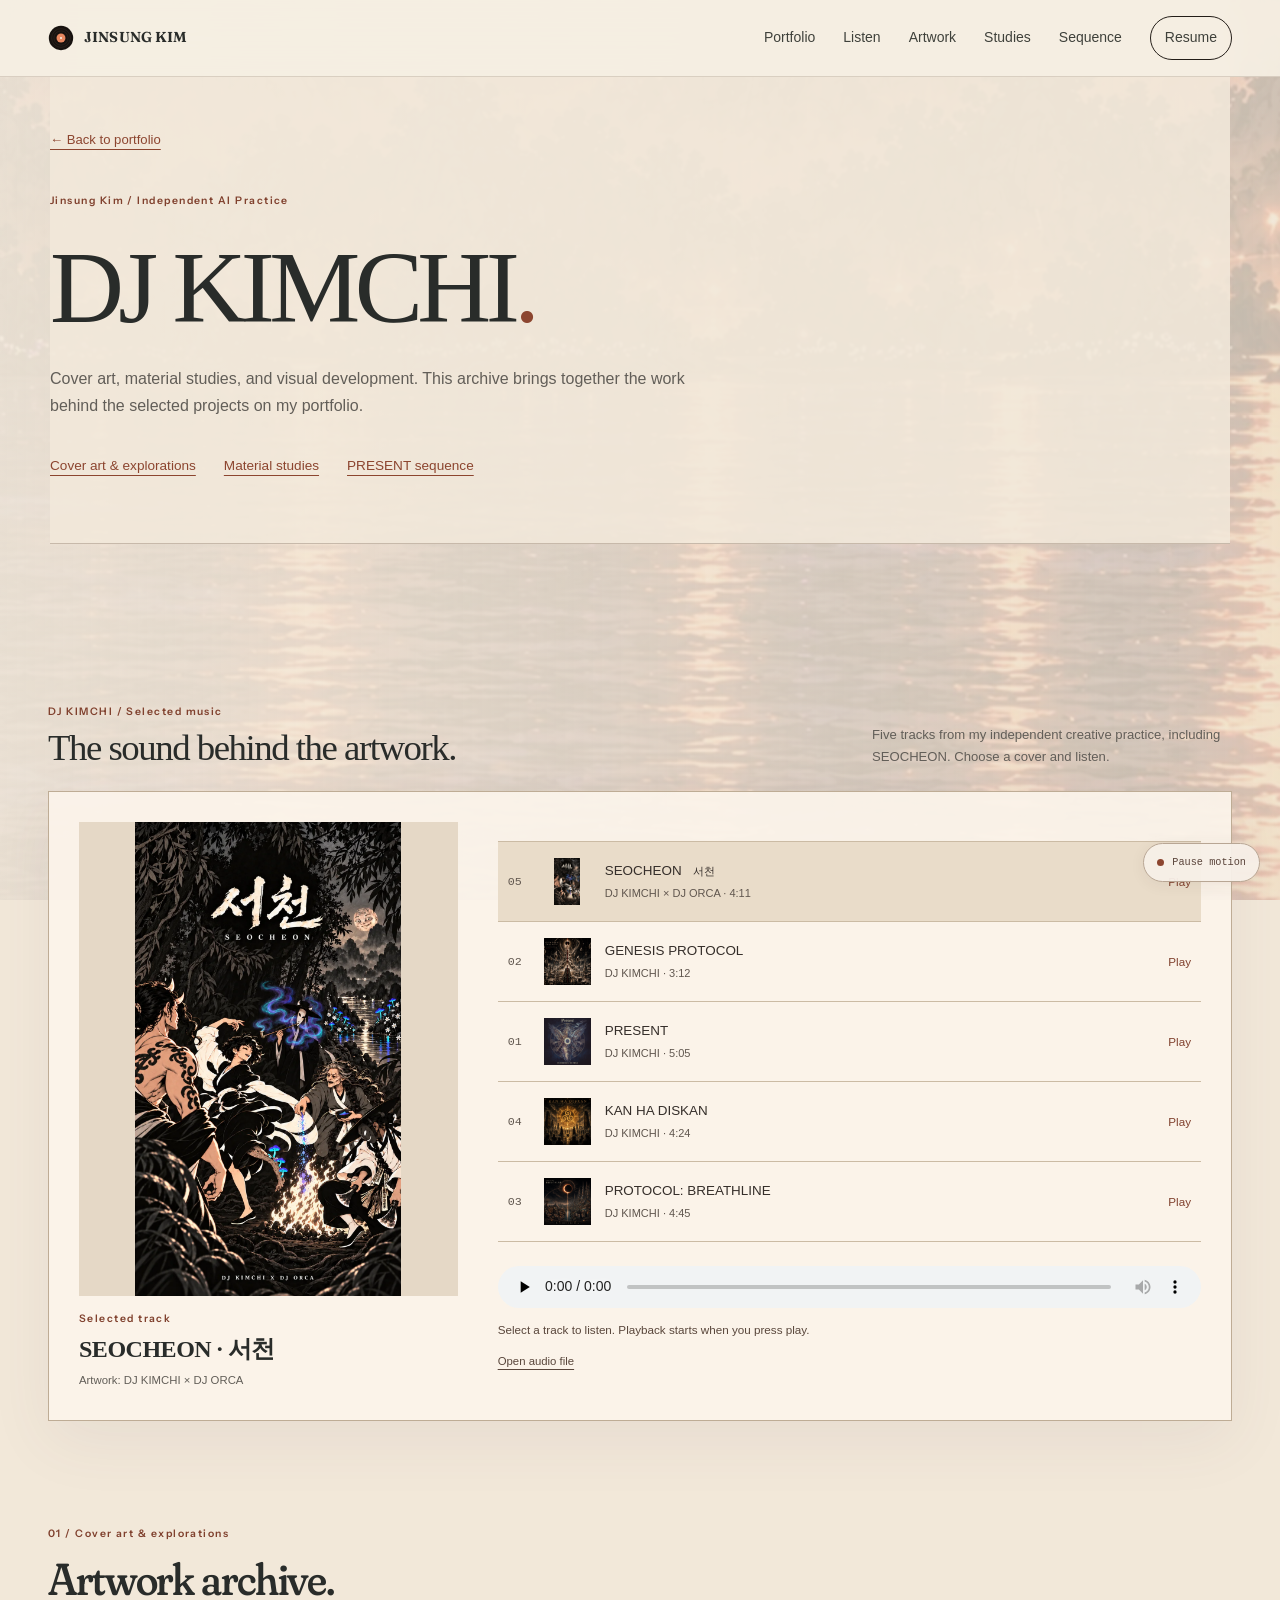
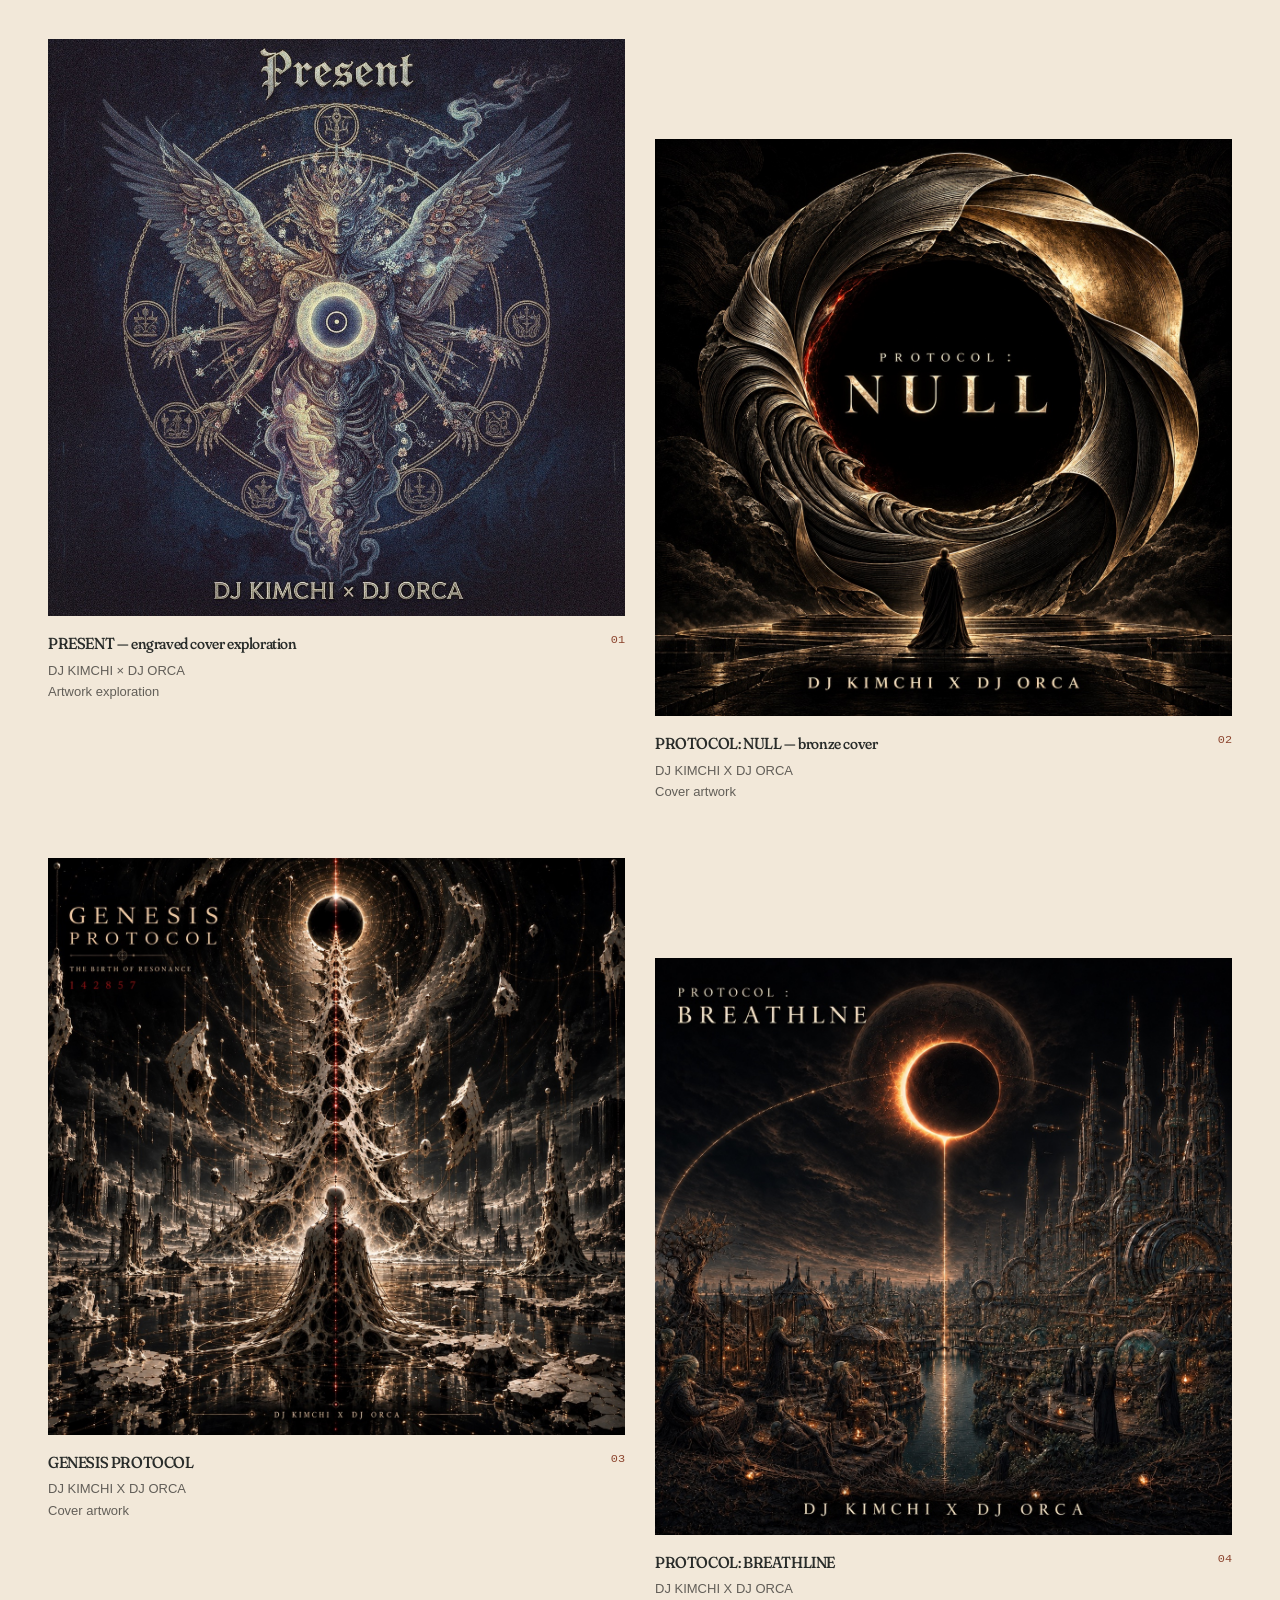
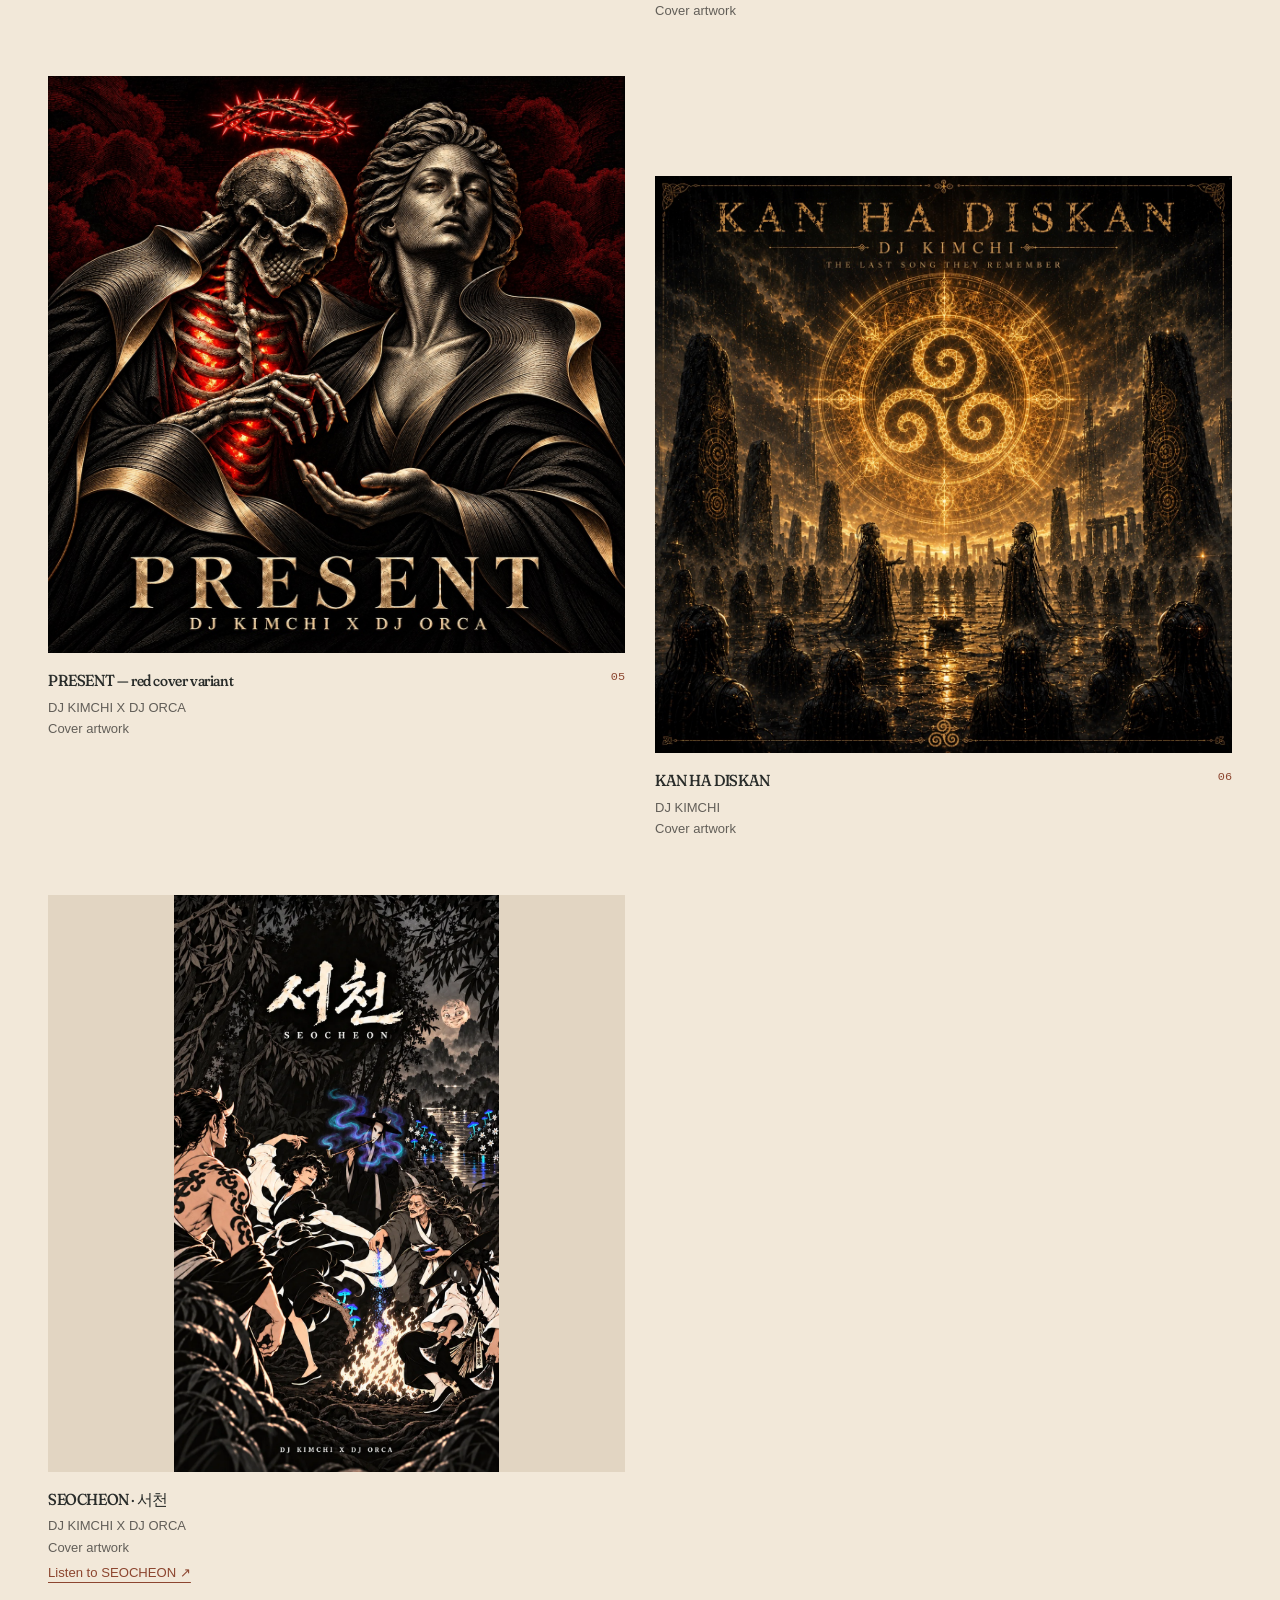
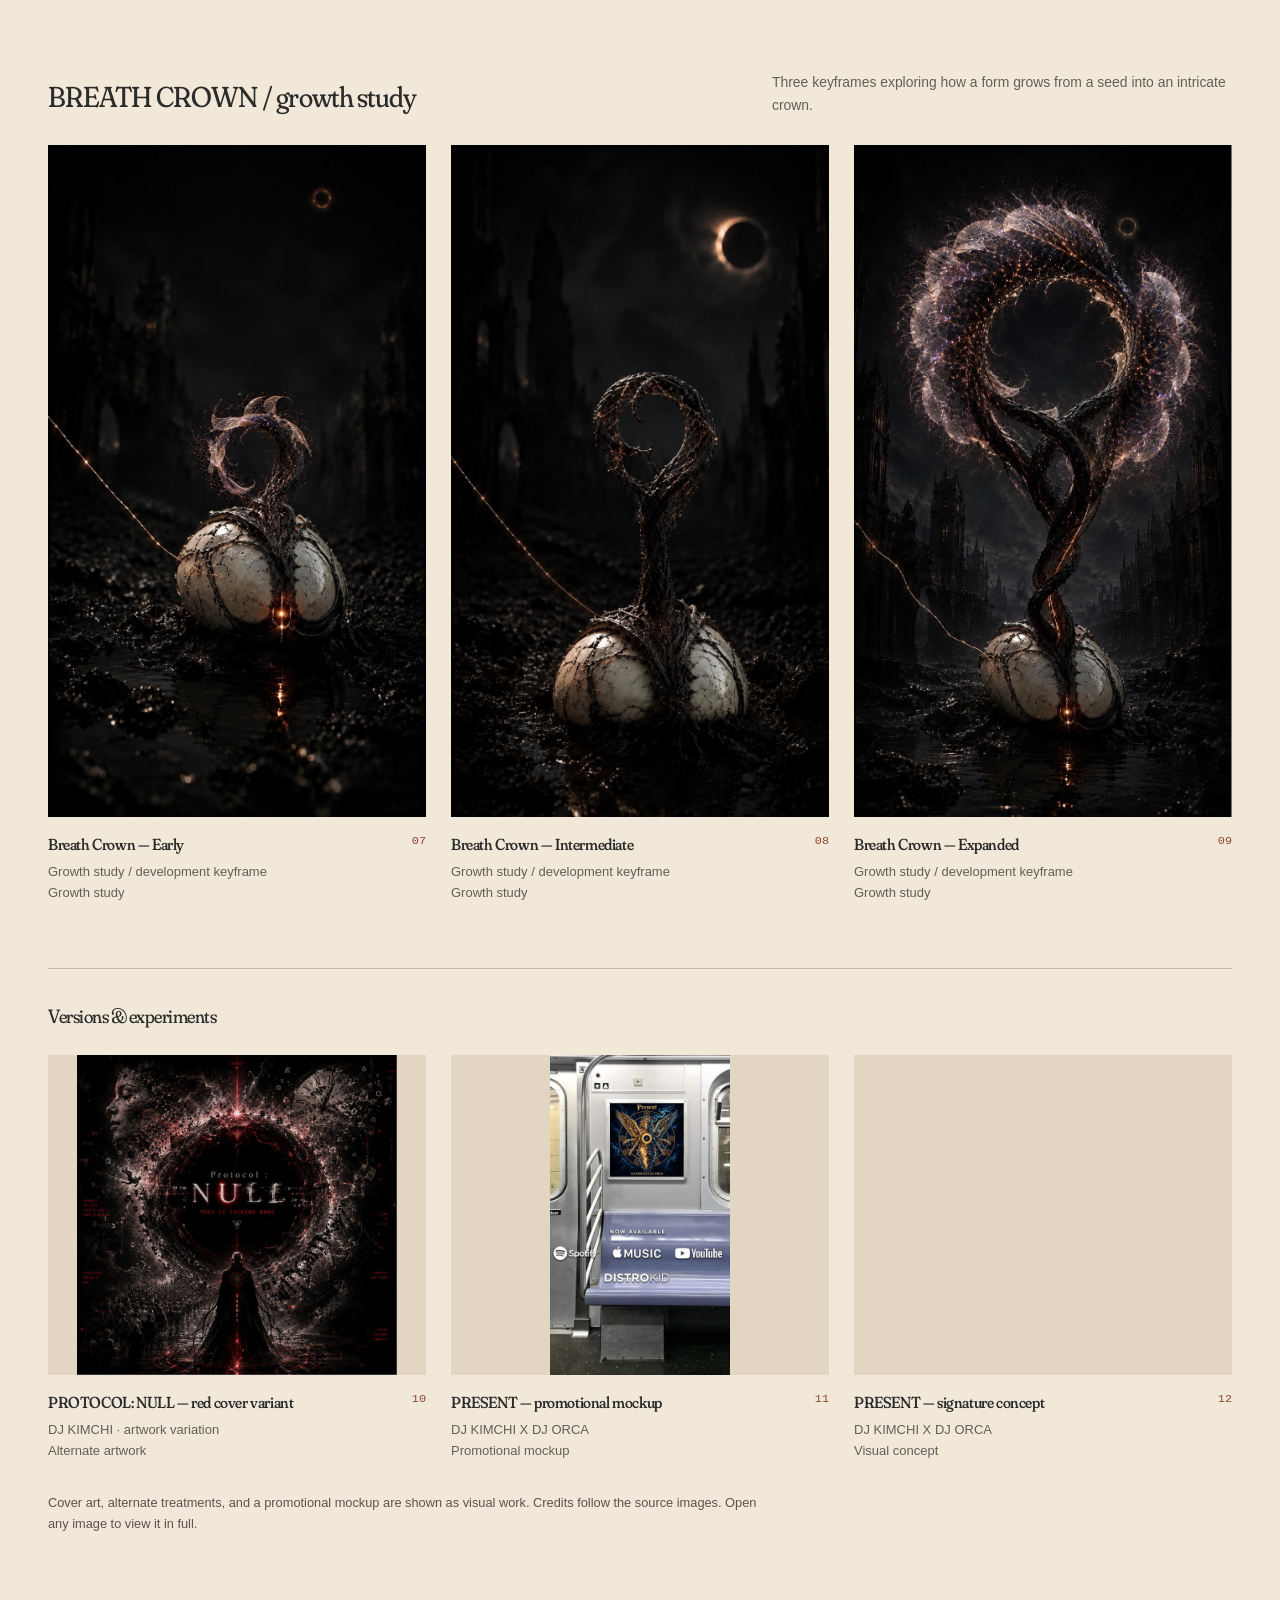
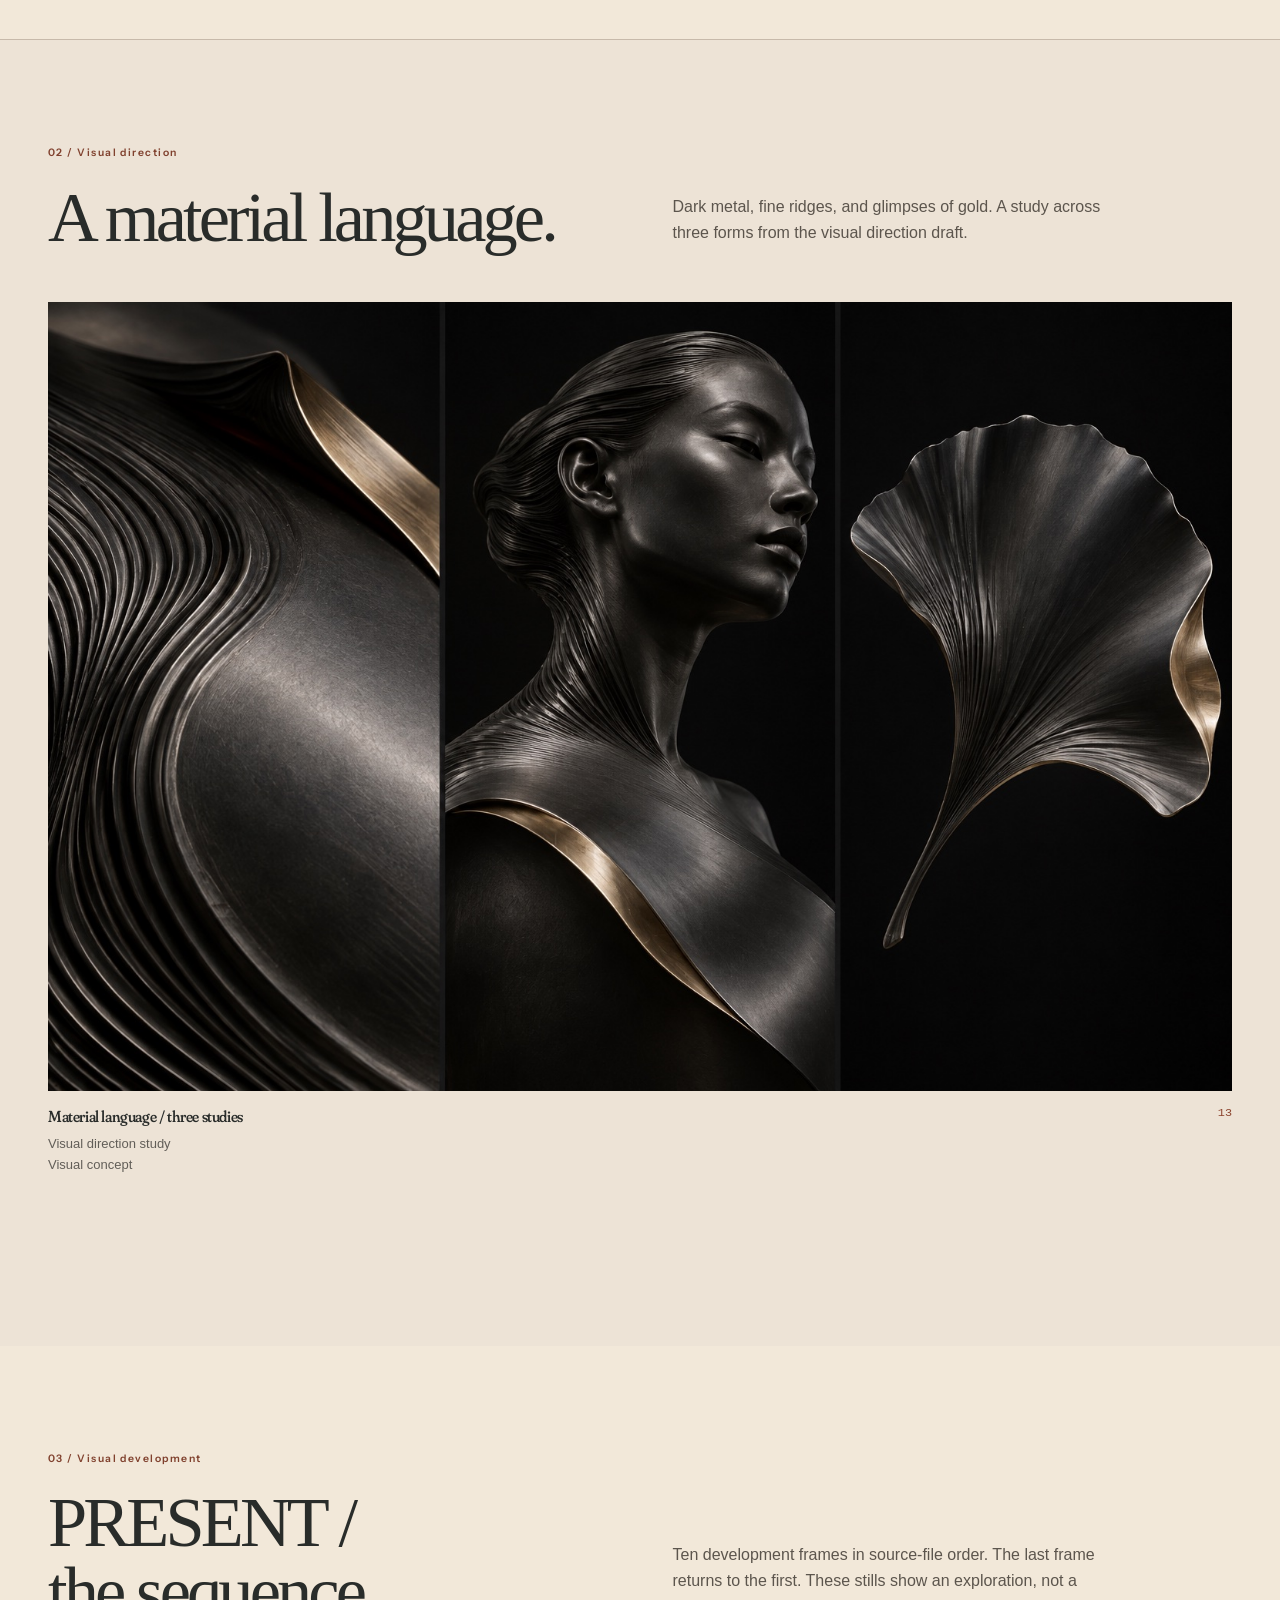
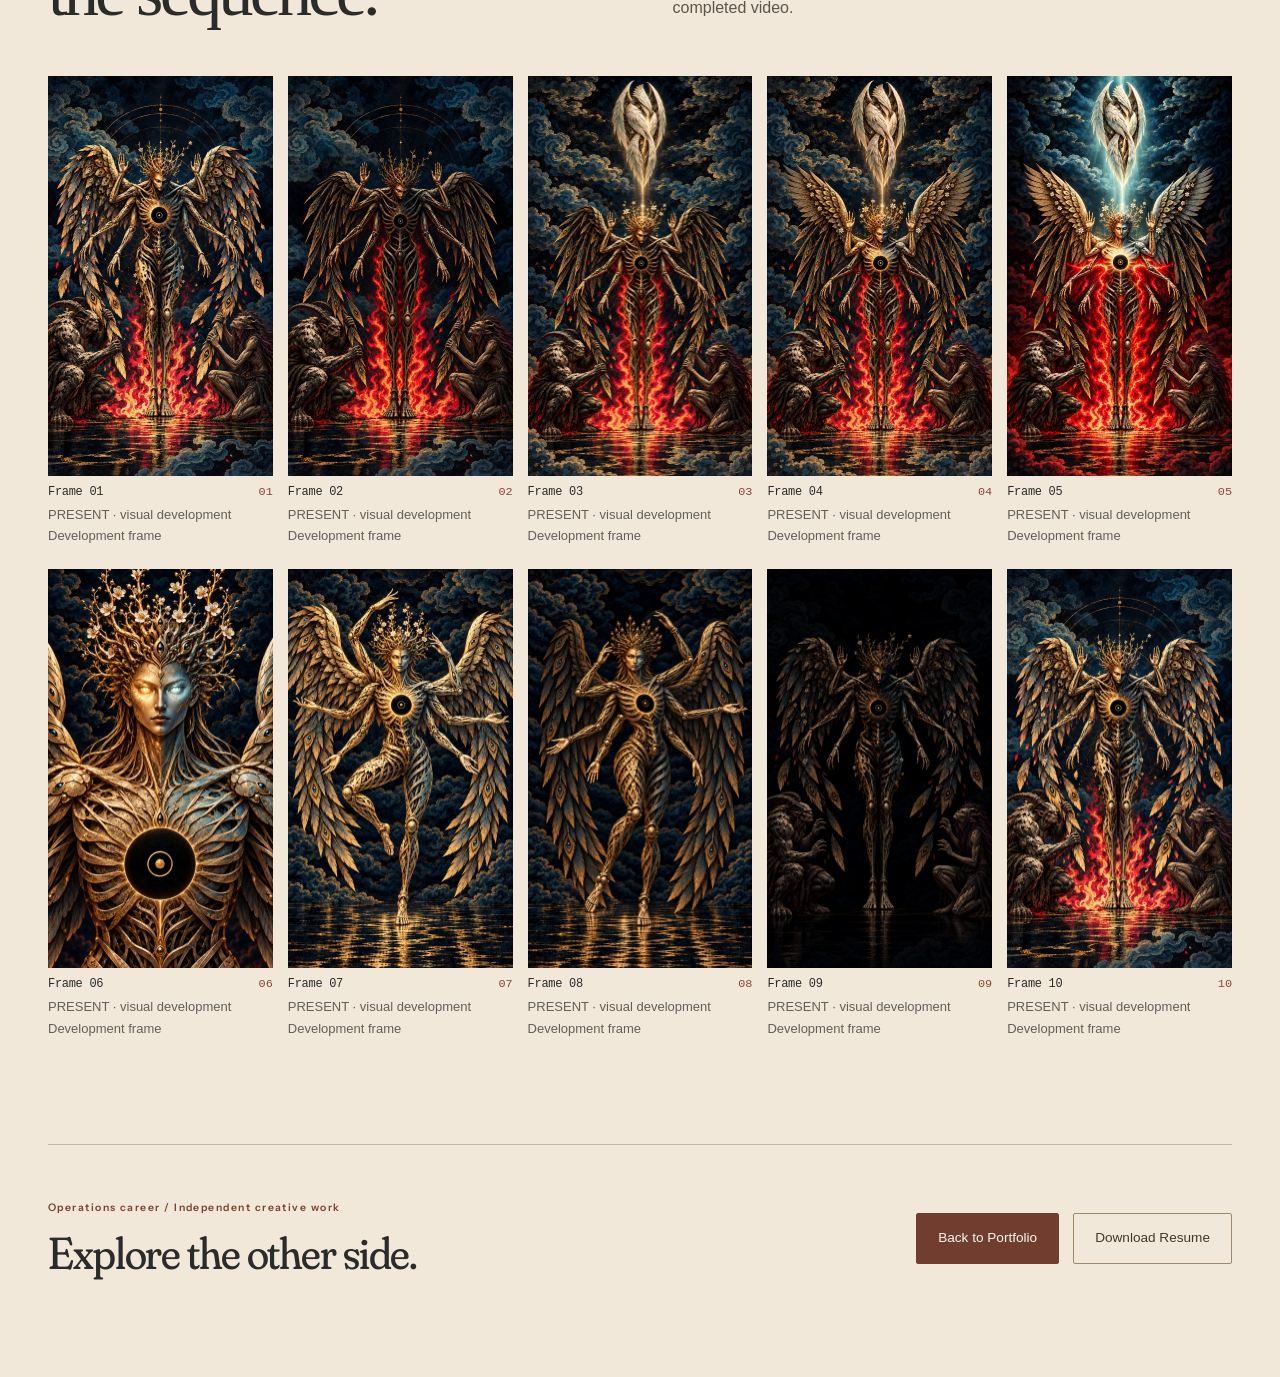
<file: dj-kimchi.html>
<!doctype html><html lang="en"><head><meta charset="utf-8"><meta name="viewport" content="width=device-width, initial-scale=1"><meta name="description" content="DJ KIMCHI music and artwork: selected tracks, cover art, visual studies, and development frames from Jinsung Kim’s independent AI creative practice."><meta name="theme-color" content="#f2e8d9"><title>DJ KIMCHI — Music & Artwork | Jinsung Kim</title><link rel="icon" href="assets/jk-mark.svg" type="image/svg+xml"><link rel="stylesheet" href="styles.css"><link rel="stylesheet" href="artist.css"><link rel="stylesheet" href="balanced.css"><link rel="stylesheet" href="music.css"><link rel="stylesheet" href="seocheon.css"><link rel="stylesheet" href="portfolio-v2.css"><link rel="preconnect" href="https://fonts.googleapis.com"><link rel="preconnect" href="https://fonts.gstatic.com" crossorigin><link rel="stylesheet" href="https://fonts.googleapis.com/css2?family=Fraunces:ital,opsz,wght,SOFT@0,9..144,300..700,50..100;1,9..144,300..700,50..100&family=Instrument+Sans:wght@400..650&display=swap"><link rel="stylesheet" href="kimchi-archive.css"></head><body class="dj-v2 artist-body seocheon-body collection-body gallery-body"><div class="seocheon-atmosphere" aria-hidden="true"><div class="atmosphere-landscape"></div><video class="atmosphere-video" muted loop playsinline preload="none" poster="assets/art/seocheon-river.webp" aria-hidden="true" tabindex="-1"><source data-video-src="assets/video/dj-kimchi-atmosphere.mp4" type="video/mp4"></video><div class="atmosphere-smoke"></div><div class="atmosphere-prism"></div><div class="atmosphere-paper"></div><div class="embers"><i></i><i></i><i></i><i></i><i></i><i></i><i></i><i></i></div></div><button class="motion-toggle" type="button" aria-pressed="false" aria-label="Pause background motion"><span class="motion-indicator" aria-hidden="true"></span><span data-motion-label>Pause motion</span></button><a class="skip-link" href="#main">Skip to content</a><header class="artist-header"><div class="wrap artist-nav"><a class="artist-brand" href="index.html#top" aria-label="Jinsung Kim home">JINSUNG KIM<span> / PORTFOLIO</span></a><nav class="artist-menu" aria-label="Main navigation"><a href="index.html#work">Portfolio</a><a href="#listen">Listen</a><a href="#artwork">Artwork</a><a href="#studies">Studies</a><a href="#sequence">Sequence</a><a class="nav-resume" href="assets/Jinsung_Kim_Resume.pdf" download>Resume</a></nav></div><div class="progress-line" aria-hidden="true"></div></header><main id="main"><section class="gallery-intro wrap" id="top" data-chapter><a class="quiet-link" href="index.html#listen">← Back to portfolio</a><p class="art-label">Jinsung Kim / Independent AI Practice</p><h1>DJ KIMCHI<span>.</span></h1><p>Cover art, material studies, and visual development. This archive brings together the work behind the selected projects on my portfolio.</p><div class="gallery-jumps"><a href="#artwork">Cover art &amp; explorations</a><a href="#studies">Material studies</a><a href="#sequence">PRESENT sequence</a></div></section><div class="wrap gallery-music"><section class="listening-room" id="listen" data-chapter aria-labelledby="listen-title"><div class="listening-heading"><div><p class="art-label">DJ KIMCHI / Selected music</p><h2 id="listen-title">The sound behind the artwork.</h2></div><p>Five tracks from my independent creative practice, including SEOCHEON. Choose a cover and listen.</p></div><div class="music-player" data-music-player><figure class="now-playing"><img class="now-cover" data-now-cover src="assets/art/seocheon-cover.webp" alt="SEOCHEON cover artwork" width="1254" height="1254" loading="lazy"><figcaption class="now-playing-caption"><p class="art-label">Selected track</p><h4 data-now-title>SEOCHEON · 서천</h4><p data-now-credit>Artwork: DJ KIMCHI × DJ ORCA</p></figcaption></figure><div class="music-controls"><ol class="track-list" aria-label="Selected DJ KIMCHI tracks">
          <li><button class="track-row" type="button" data-track="seocheon" data-title="SEOCHEON · 서천" data-src="assets/audio/seocheon.m4a" data-cover="assets/art/seocheon-cover.webp" data-credit="DJ KIMCHI × DJ ORCA" aria-label="Play SEOCHEON · 서천"><span class="track-number" aria-hidden="true">05</span><img src="assets/art/seocheon-cover.webp" alt="" width="47" height="47" loading="lazy"><span><span class="track-name">SEOCHEON <span lang="ko">서천</span></span><span class="track-subtitle">DJ KIMCHI × DJ ORCA · 4:11</span></span><span class="track-action" data-track-action aria-hidden="true">Play</span></button></li>
          <li><button class="track-row" type="button" data-track="genesis-protocol" data-title="GENESIS PROTOCOL" data-src="assets/audio/genesis-protocol.m4a" data-cover="assets/art/genesis-protocol.jpg" data-credit="DJ KIMCHI × DJ ORCA" aria-label="Play GENESIS PROTOCOL"><span class="track-number" aria-hidden="true">02</span><img src="assets/art/genesis-protocol.jpg" alt="" width="47" height="47" loading="lazy"><span><span class="track-name">GENESIS PROTOCOL</span><span class="track-subtitle">DJ KIMCHI · 3:12</span></span><span class="track-action" data-track-action aria-hidden="true">Play</span></button></li>
          <li><button class="track-row" type="button" data-track="present" data-title="PRESENT" data-src="assets/audio/present.m4a" data-cover="assets/art/present-engraved-exploration.jpg" data-credit="DJ KIMCHI × DJ ORCA" aria-label="Play PRESENT"><span class="track-number" aria-hidden="true">01</span><img src="assets/art/present-engraved-exploration.jpg" alt="" width="47" height="47" loading="lazy"><span><span class="track-name">PRESENT</span><span class="track-subtitle">DJ KIMCHI · 5:05</span></span><span class="track-action" data-track-action aria-hidden="true">Play</span></button></li>
          <li><button class="track-row" type="button" data-track="kan-ha-diskan" data-title="KAN HA DISKAN" data-src="assets/audio/kan-ha-diskan.m4a" data-cover="assets/art/kan-ha-diskan.jpg" data-credit="DJ KIMCHI" aria-label="Play KAN HA DISKAN"><span class="track-number" aria-hidden="true">04</span><img src="assets/art/kan-ha-diskan.jpg" alt="" width="47" height="47" loading="lazy"><span><span class="track-name">KAN HA DISKAN</span><span class="track-subtitle">DJ KIMCHI · 4:24</span></span><span class="track-action" data-track-action aria-hidden="true">Play</span></button></li>
          <li><button class="track-row" type="button" data-track="protocol-breathline" data-title="PROTOCOL: BREATHLINE" data-src="assets/audio/protocol-breathline.m4a" data-cover="assets/art/protocol-breathline.jpg" data-credit="DJ KIMCHI × DJ ORCA" aria-label="Play PROTOCOL: BREATHLINE"><span class="track-number" aria-hidden="true">03</span><img src="assets/art/protocol-breathline.jpg" alt="" width="47" height="47" loading="lazy"><span><span class="track-name">PROTOCOL: BREATHLINE</span><span class="track-subtitle">DJ KIMCHI · 4:45</span></span><span class="track-action" data-track-action aria-hidden="true">Play</span></button></li>
        </ol><audio controls preload="none" src="assets/audio/seocheon.m4a" aria-label="SEOCHEON audio player">Your browser does not support audio playback.</audio><p class="playback-status" data-playback-status role="status" aria-live="polite">Select a track to listen. Playback starts when you press play.</p><a class="audio-file-link" data-audio-link href="assets/audio/seocheon.m4a">Open audio file</a></div></div></section></div><section class="chapter" id="artwork" data-chapter aria-labelledby="artwork-title"><div class="wrap"><div class="archive-heading"><p class="art-label">01 / Cover art &amp; explorations</p><h2 id="artwork-title">Artwork archive.</h2></div><div class="art-grid"><figure class="art-tile reveal"><button class="art-image-button" type="button" data-art="present-v6-exploration" data-title="PRESENT — engraved cover exploration" data-credit="DJ KIMCHI × DJ ORCA" data-note="Artwork exploration." aria-label="Enlarge PRESENT — engraved cover exploration"><img src="assets/art/present-engraved-exploration.jpg" width="1024" height="1024" alt="Navy and gold engraved winged figure with many arms, a chest eclipse, flowers and circular symbolic chains." loading="lazy" decoding="async"><span class="image-hint" aria-hidden="true">View artwork</span></button><figcaption class="art-caption-v2"><div><h3>PRESENT — engraved cover exploration</h3><p>DJ KIMCHI × DJ ORCA<br>Artwork exploration</p></div><span class="art-count">01</span></figcaption></figure><figure class="art-tile reveal"><button class="art-image-button" type="button" data-art="protocol-null-gold" data-title="PROTOCOL: NULL — bronze cover" data-credit="DJ KIMCHI X DJ ORCA" data-note="Cover artwork." aria-label="Enlarge PROTOCOL: NULL — bronze cover"><img src="assets/art/protocol-null-bronze.jpg" width="1254" height="1254" alt="A lone cloaked figure faces a monumental bronze spiral surrounding a black void." loading="lazy" decoding="async"><span class="image-hint" aria-hidden="true">View artwork</span></button><figcaption class="art-caption-v2"><div><h3>PROTOCOL: NULL — bronze cover</h3><p>DJ KIMCHI X DJ ORCA<br>Cover artwork</p></div><span class="art-count">02</span></figcaption></figure><figure class="art-tile reveal"><button class="art-image-button" type="button" data-art="genesis-protocol" data-title="GENESIS PROTOCOL" data-credit="DJ KIMCHI X DJ ORCA" data-note="Cover artwork." aria-label="Enlarge GENESIS PROTOCOL"><img src="assets/art/genesis-protocol.jpg" width="1254" height="1254" alt="A lone figure faces a tall ivory skeletal tower under a black eclipse, with fine gold geometry and a red central axis." loading="lazy" decoding="async"><span class="image-hint" aria-hidden="true">View artwork</span></button><figcaption class="art-caption-v2"><div><h3>GENESIS PROTOCOL</h3><p>DJ KIMCHI X DJ ORCA<br>Cover artwork</p></div><span class="art-count">03</span></figcaption></figure><figure class="art-tile reveal"><button class="art-image-button" type="button" data-art="protocol-breathline" data-title="PROTOCOL: BREATHLINE" data-credit="DJ KIMCHI X DJ ORCA" data-note="Cover artwork." aria-label="Enlarge PROTOCOL: BREATHLINE"><img src="assets/art/protocol-breathline.jpg" width="1254" height="1254" alt="An amber eclipse sends a thin light down into a dark intricate city of towers and a central canal." loading="lazy" decoding="async"><span class="image-hint" aria-hidden="true">View artwork</span></button><figcaption class="art-caption-v2"><div><h3>PROTOCOL: BREATHLINE</h3><p>DJ KIMCHI X DJ ORCA<br>Cover artwork</p></div><span class="art-count">04</span></figcaption></figure><figure class="art-tile reveal"><button class="art-image-button" type="button" data-art="present-red" data-title="PRESENT — red cover variant" data-credit="DJ KIMCHI X DJ ORCA" data-note="Cover artwork." aria-label="Enlarge PRESENT — red cover variant"><img src="assets/art/present-red-cover.jpg" width="1254" height="1254" alt="An engraved skeletal figure with a red halo stands beside an ivory human figure against black and red clouds." loading="lazy" decoding="async"><span class="image-hint" aria-hidden="true">View artwork</span></button><figcaption class="art-caption-v2"><div><h3>PRESENT — red cover variant</h3><p>DJ KIMCHI X DJ ORCA<br>Cover artwork</p></div><span class="art-count">05</span></figcaption></figure><figure class="art-tile reveal"><button class="art-image-button" type="button" data-art="kan-ha-diskan" data-title="KAN HA DISKAN" data-credit="DJ KIMCHI" data-note="Cover artwork." aria-label="Enlarge KAN HA DISKAN"><img src="assets/art/kan-ha-diskan.jpg" width="1254" height="1254" alt="Gold circular geometry glows above robed figures and standing stones on a dark reflective landscape." loading="lazy" decoding="async"><span class="image-hint" aria-hidden="true">View artwork</span></button><figcaption class="art-caption-v2"><div><h3>KAN HA DISKAN</h3><p>DJ KIMCHI<br>Cover artwork</p></div><span class="art-count">06</span></figcaption></figure><figure class="art-tile reveal"><button class="art-image-button" type="button" data-art="seocheon-cover" data-title="SEOCHEON · 서천" data-credit="DJ KIMCHI X DJ ORCA" data-note="Cover artwork. Select SEOCHEON in the listening room to play the track." aria-label="Enlarge SEOCHEON cover"><img src="assets/art/seocheon-cover.webp" width="900" height="1600" alt="SEOCHEON cover: an ink-drawn ritual gathering beside an amber river, with Korean title lettering and blue-violet smoke." loading="lazy" decoding="async"><span class="image-hint" aria-hidden="true">View artwork</span></button><figcaption class="art-caption-v2"><div><h3>SEOCHEON · 서천</h3><p>DJ KIMCHI X DJ ORCA<br>Cover artwork</p><a class="quiet-link" href="#listen">Listen to SEOCHEON ↗</a></div></figcaption></figure></div><div class="crown-study"><div class="sequence-header"><h3>BREATH CROWN / growth study</h3><p>Three keyframes exploring how a form grows from a seed into an intricate crown.</p></div><div class="crown-grid"><figure class="art-tile reveal"><button class="art-image-button" type="button" data-art="breath-crown-early" data-title="Breath Crown — Early" data-credit="Growth study / development keyframe" data-note="Growth study. A developmental keyframe from the Breath Crown visual study." aria-label="Enlarge Breath Crown — Early"><img src="assets/art/breath-crown-early.jpg" width="900" height="1600" alt="A small illuminated ring emerges from a seed on a ruined street beneath an eclipse." loading="lazy" decoding="async"><span class="image-hint" aria-hidden="true">View artwork</span></button><figcaption class="art-caption-v2"><div><h3>Breath Crown — Early</h3><p>Growth study / development keyframe<br>Growth study</p></div><span class="art-count">07</span></figcaption></figure><figure class="art-tile reveal"><button class="art-image-button" type="button" data-art="breath-crown-intermediate" data-title="Breath Crown — Intermediate" data-credit="Growth study / development keyframe" data-note="Growth study. A developmental keyframe from the Breath Crown visual study." aria-label="Enlarge Breath Crown — Intermediate"><img src="assets/art/breath-crown-intermediate.jpg" width="900" height="1600" alt="Dark skeletal fibers form a growing ring above a seed in the ruined street." loading="lazy" decoding="async"><span class="image-hint" aria-hidden="true">View artwork</span></button><figcaption class="art-caption-v2"><div><h3>Breath Crown — Intermediate</h3><p>Growth study / development keyframe<br>Growth study</p></div><span class="art-count">08</span></figcaption></figure><figure class="art-tile reveal"><button class="art-image-button" type="button" data-art="breath-crown-expanded" data-title="Breath Crown — Expanded" data-credit="Growth study / development keyframe" data-note="Growth study. A developmental keyframe from the Breath Crown visual study." aria-label="Enlarge Breath Crown — Expanded"><img src="assets/art/breath-crown-expanded.jpg" width="900" height="1600" alt="A towering intricate Breath Crown of ivory branches expands across the ruined street beneath an eclipse." loading="lazy" decoding="async"><span class="image-hint" aria-hidden="true">View artwork</span></button><figcaption class="art-caption-v2"><div><h3>Breath Crown — Expanded</h3><p>Growth study / development keyframe<br>Growth study</p></div><span class="art-count">09</span></figcaption></figure></div></div><div class="archive-variation"><h3>Versions & experiments</h3><div class="variation-grid"><figure class="art-tile reveal"><button class="art-image-button" type="button" data-art="protocol-null-red" data-title="PROTOCOL: NULL — red cover variant" data-credit="DJ KIMCHI · artwork variation" data-note="Alternate artwork. Original artwork includes explicit language." aria-label="Enlarge PROTOCOL: NULL — red cover variant"><img src="assets/art/protocol-null-red-variant.jpg" width="1600" height="1600" alt="A cloaked figure faces a black circular portal surrounded by a crumbling face, clock and red digital fragments." loading="lazy" decoding="async"><span class="image-hint" aria-hidden="true">View artwork</span></button><figcaption class="art-caption-v2"><div><h3>PROTOCOL: NULL — red cover variant</h3><p>DJ KIMCHI · artwork variation<br>Alternate artwork</p></div><span class="art-count">10</span></figcaption></figure><figure class="art-tile reveal"><button class="art-image-button" type="button" data-art="present-promo" data-title="PRESENT — promotional mockup" data-credit="DJ KIMCHI X DJ ORCA" data-note="Promotional mockup. Artwork contains promotional wording; this archive does not verify current streaming availability." aria-label="Enlarge PRESENT — promotional mockup"><img src="assets/art/present-promotional-mockup.jpg" width="900" height="1600" alt="PRESENT artwork on a subway poster mockup with streaming-service logos and DistroKid branding." loading="lazy" decoding="async"><span class="image-hint" aria-hidden="true">View artwork</span></button><figcaption class="art-caption-v2"><div><h3>PRESENT — promotional mockup</h3><p>DJ KIMCHI X DJ ORCA<br>Promotional mockup</p></div><span class="art-count">11</span></figcaption></figure><figure class="art-tile reveal"><button class="art-image-button" type="button" data-art="signature-present" data-title="PRESENT — signature concept" data-credit="DJ KIMCHI X DJ ORCA" data-note="Visual concept. From the visual direction draft." aria-label="Enlarge PRESENT — signature concept"><img src="assets/art/signature-present.jpg" width="1254" height="1254" alt="A glowing red skeleton and a dark metallic statue wrapped in flowing ridged black and gold forms, with PRESENT and DJ KIMCHI X DJ ORCA lettering." loading="lazy" decoding="async"><span class="image-hint" aria-hidden="true">View artwork</span></button><figcaption class="art-caption-v2"><div><h3>PRESENT — signature concept</h3><p>DJ KIMCHI X DJ ORCA<br>Visual concept</p></div><span class="art-count">12</span></figcaption></figure></div></div><p class="gallery-status">Cover art, alternate treatments, and a promotional mockup are shown as visual work. Credits follow the source images. Open any image to view it in full.</p></div></section><section class="chapter workflow-chapter" id="studies" data-chapter aria-labelledby="studies-title"><div class="wrap"><div class="chapter-heading"><div><p class="art-label">02 / Visual direction</p><h2 id="studies-title">A material language.</h2></div><p>Dark metal, fine ridges, and glimpses of gold. A study across three forms from the visual direction draft.</p></div><div class="material-study"><figure class="art-tile reveal"><button class="art-image-button" type="button" data-art="material-study" data-title="Material language / three studies" data-credit="Visual direction study" data-note="Visual concept. From the visual direction draft." aria-label="Enlarge Material language / three studies"><img src="assets/art/material-study.jpg" width="1536" height="1024" alt="A triptych of ridged dark metal: an abstract fold, a sculptural woman, and a ginkgo leaf, each with glimpses of gold." loading="lazy" decoding="async"><span class="image-hint" aria-hidden="true">View artwork</span></button><figcaption class="art-caption-v2"><div><h3>Material language / three studies</h3><p>Visual direction study<br>Visual concept</p></div><span class="art-count">13</span></figcaption></figure></div></div></section><section class="chapter" id="sequence" data-chapter aria-labelledby="sequence-title"><div class="wrap"><div class="chapter-heading"><div><p class="art-label">03 / Visual development</p><h2 id="sequence-title">PRESENT /<br>the sequence.</h2></div><p>Ten development frames in source-file order. The last frame returns to the first. These stills show an exploration, not a completed video.</p></div><div class="sequence-grid"><figure class="art-tile reveal"><button class="art-image-button" type="button" data-art="present-sequence-01" data-title="PRESENT — visual sequence 01" data-credit="PRESENT · visual development" data-note="Development frame. Sequence order follows the source filenames. This is a still frame, not a finished video." aria-label="Enlarge Frame 01"><img src="assets/art/present-sequence-01.jpg" width="900" height="1600" alt="Golden winged figure with six arms and an eclipse chest, flanked by two crouching creatures above red flames." loading="lazy" decoding="async"><span class="image-hint" aria-hidden="true">View artwork</span></button><figcaption class="art-caption-v2"><div><h3>Frame 01</h3><p>PRESENT · visual development<br>Development frame</p></div><span class="art-count">01</span></figcaption></figure><figure class="art-tile reveal"><button class="art-image-button" type="button" data-art="present-sequence-02" data-title="PRESENT — visual sequence 02" data-credit="PRESENT · visual development" data-note="Development frame. Sequence order follows the source filenames. This is a still frame, not a finished video." aria-label="Enlarge Frame 02"><img src="assets/art/present-sequence-02.jpg" width="900" height="1600" alt="Winged golden figure lowers its head as red flames rise between two crouching creatures." loading="lazy" decoding="async"><span class="image-hint" aria-hidden="true">View artwork</span></button><figcaption class="art-caption-v2"><div><h3>Frame 02</h3><p>PRESENT · visual development<br>Development frame</p></div><span class="art-count">02</span></figcaption></figure><figure class="art-tile reveal"><button class="art-image-button" type="button" data-art="present-sequence-03" data-title="PRESENT — visual sequence 03" data-credit="PRESENT · visual development" data-note="Development frame. Sequence order follows the source filenames. This is a still frame, not a finished video." aria-label="Enlarge Frame 03"><img src="assets/art/present-sequence-03.jpg" width="900" height="1600" alt="A white feathered cocoon floats above the golden winged figure amid dark blue clouds and red flames." loading="lazy" decoding="async"><span class="image-hint" aria-hidden="true">View artwork</span></button><figcaption class="art-caption-v2"><div><h3>Frame 03</h3><p>PRESENT · visual development<br>Development frame</p></div><span class="art-count">03</span></figcaption></figure><figure class="art-tile reveal"><button class="art-image-button" type="button" data-art="present-sequence-04" data-title="PRESENT — visual sequence 04" data-credit="PRESENT · visual development" data-note="Development frame. Sequence order follows the source filenames. This is a still frame, not a finished video." aria-label="Enlarge Frame 04"><img src="assets/art/present-sequence-04.jpg" width="900" height="1600" alt="The central figure raises its wings beneath a white feathered cocoon, surrounded by navy clouds." loading="lazy" decoding="async"><span class="image-hint" aria-hidden="true">View artwork</span></button><figcaption class="art-caption-v2"><div><h3>Frame 04</h3><p>PRESENT · visual development<br>Development frame</p></div><span class="art-count">04</span></figcaption></figure><figure class="art-tile reveal"><button class="art-image-button" type="button" data-art="present-sequence-05" data-title="PRESENT — visual sequence 05" data-credit="PRESENT · visual development" data-note="Development frame. Sequence order follows the source filenames. This is a still frame, not a finished video." aria-label="Enlarge Frame 05"><img src="assets/art/present-sequence-05.jpg" width="900" height="1600" alt="A shaft of pale blue light connects the cocoon and winged figure as bright red energy spreads around its torso." loading="lazy" decoding="async"><span class="image-hint" aria-hidden="true">View artwork</span></button><figcaption class="art-caption-v2"><div><h3>Frame 05</h3><p>PRESENT · visual development<br>Development frame</p></div><span class="art-count">05</span></figcaption></figure><figure class="art-tile reveal"><button class="art-image-button" type="button" data-art="present-sequence-06" data-title="PRESENT — visual sequence 06" data-credit="PRESENT · visual development" data-note="Development frame. Sequence order follows the source filenames. This is a still frame, not a finished video." aria-label="Enlarge Frame 06"><img src="assets/art/present-sequence-06.jpg" width="900" height="1600" alt="Close portrait of a gold and blue figure with a flowering crown, glowing eyes and a black eclipse at its chest." loading="lazy" decoding="async"><span class="image-hint" aria-hidden="true">View artwork</span></button><figcaption class="art-caption-v2"><div><h3>Frame 06</h3><p>PRESENT · visual development<br>Development frame</p></div><span class="art-count">06</span></figcaption></figure><figure class="art-tile reveal"><button class="art-image-button" type="button" data-art="present-sequence-07" data-title="PRESENT — visual sequence 07" data-credit="PRESENT · visual development" data-note="Development frame. Sequence order follows the source filenames. This is a still frame, not a finished video." aria-label="Enlarge Frame 07"><img src="assets/art/present-sequence-07.jpg" width="900" height="1600" alt="Six-armed gold and blue winged figure balances on one leg above dark reflective water." loading="lazy" decoding="async"><span class="image-hint" aria-hidden="true">View artwork</span></button><figcaption class="art-caption-v2"><div><h3>Frame 07</h3><p>PRESENT · visual development<br>Development frame</p></div><span class="art-count">07</span></figcaption></figure><figure class="art-tile reveal"><button class="art-image-button" type="button" data-art="present-sequence-08" data-title="PRESENT — visual sequence 08" data-credit="PRESENT · visual development" data-note="Development frame. Sequence order follows the source filenames. This is a still frame, not a finished video." aria-label="Enlarge Frame 08"><img src="assets/art/present-sequence-08.jpg" width="900" height="1600" alt="Six-armed winged figure poses with crossed legs and lowered feathered wings above dark water." loading="lazy" decoding="async"><span class="image-hint" aria-hidden="true">View artwork</span></button><figcaption class="art-caption-v2"><div><h3>Frame 08</h3><p>PRESENT · visual development<br>Development frame</p></div><span class="art-count">08</span></figcaption></figure><figure class="art-tile reveal"><button class="art-image-button" type="button" data-art="present-sequence-09" data-title="PRESENT — visual sequence 09" data-credit="PRESENT · visual development" data-note="Development frame. Sequence order follows the source filenames. This is a still frame, not a finished video." aria-label="Enlarge Frame 09"><img src="assets/art/present-sequence-09.jpg" width="900" height="1600" alt="The winged figure and two crouching creatures recede into darkness; the eclipse chest remains faintly outlined." loading="lazy" decoding="async"><span class="image-hint" aria-hidden="true">View artwork</span></button><figcaption class="art-caption-v2"><div><h3>Frame 09</h3><p>PRESENT · visual development<br>Development frame</p></div><span class="art-count">09</span></figcaption></figure><figure class="art-tile reveal"><button class="art-image-button" type="button" data-art="present-sequence-10" data-title="PRESENT — visual sequence 10" data-credit="PRESENT · visual development" data-note="Development frame. Sequence order follows the source filenames. This is a still frame, not a finished video. This closing frame repeats frame 01." aria-label="Enlarge Frame 10"><img src="assets/art/present-sequence-01.jpg" width="900" height="1600" alt="Golden winged figure with six arms and an eclipse chest, flanked by two crouching creatures above red flames." loading="lazy" decoding="async"><span class="image-hint" aria-hidden="true">View artwork</span></button><figcaption class="art-caption-v2"><div><h3>Frame 10</h3><p>PRESENT · visual development<br>Development frame</p></div><span class="art-count">10</span></figcaption></figure></div></div></section></main><footer class="gallery-footer wrap"><div><p class="art-label">Operations career / Independent creative work</p><h2>Explore the other side.</h2></div><div class="artist-actions"><a class="art-button" href="index.html#work">Back to Portfolio</a><a class="art-button outline-button" href="assets/Jinsung_Kim_Resume.pdf" download>Download Resume</a></div></footer><dialog class="art-dialog" id="art-dialog" aria-labelledby="dialog-title"><div class="dialog-bar"><div><h2 id="dialog-title">Artwork</h2><p id="dialog-credit"></p></div><div class="dialog-controls"><button type="button" id="dialog-prev" aria-label="Previous artwork">Previous</button><button type="button" id="dialog-next" aria-label="Next artwork">Next</button><button type="button" id="dialog-close" aria-label="Close artwork viewer">Close</button></div></div><img class="dialog-image" id="dialog-image" alt=""><div class="art-caption-v2"><p class="dialog-note" id="dialog-note"></p><span class="art-count" id="dialog-count" aria-live="polite"></span></div></dialog><script src="artist.js"></script><script src="music.js"></script><script src="seocheon.js"></script></body></html>
</file>
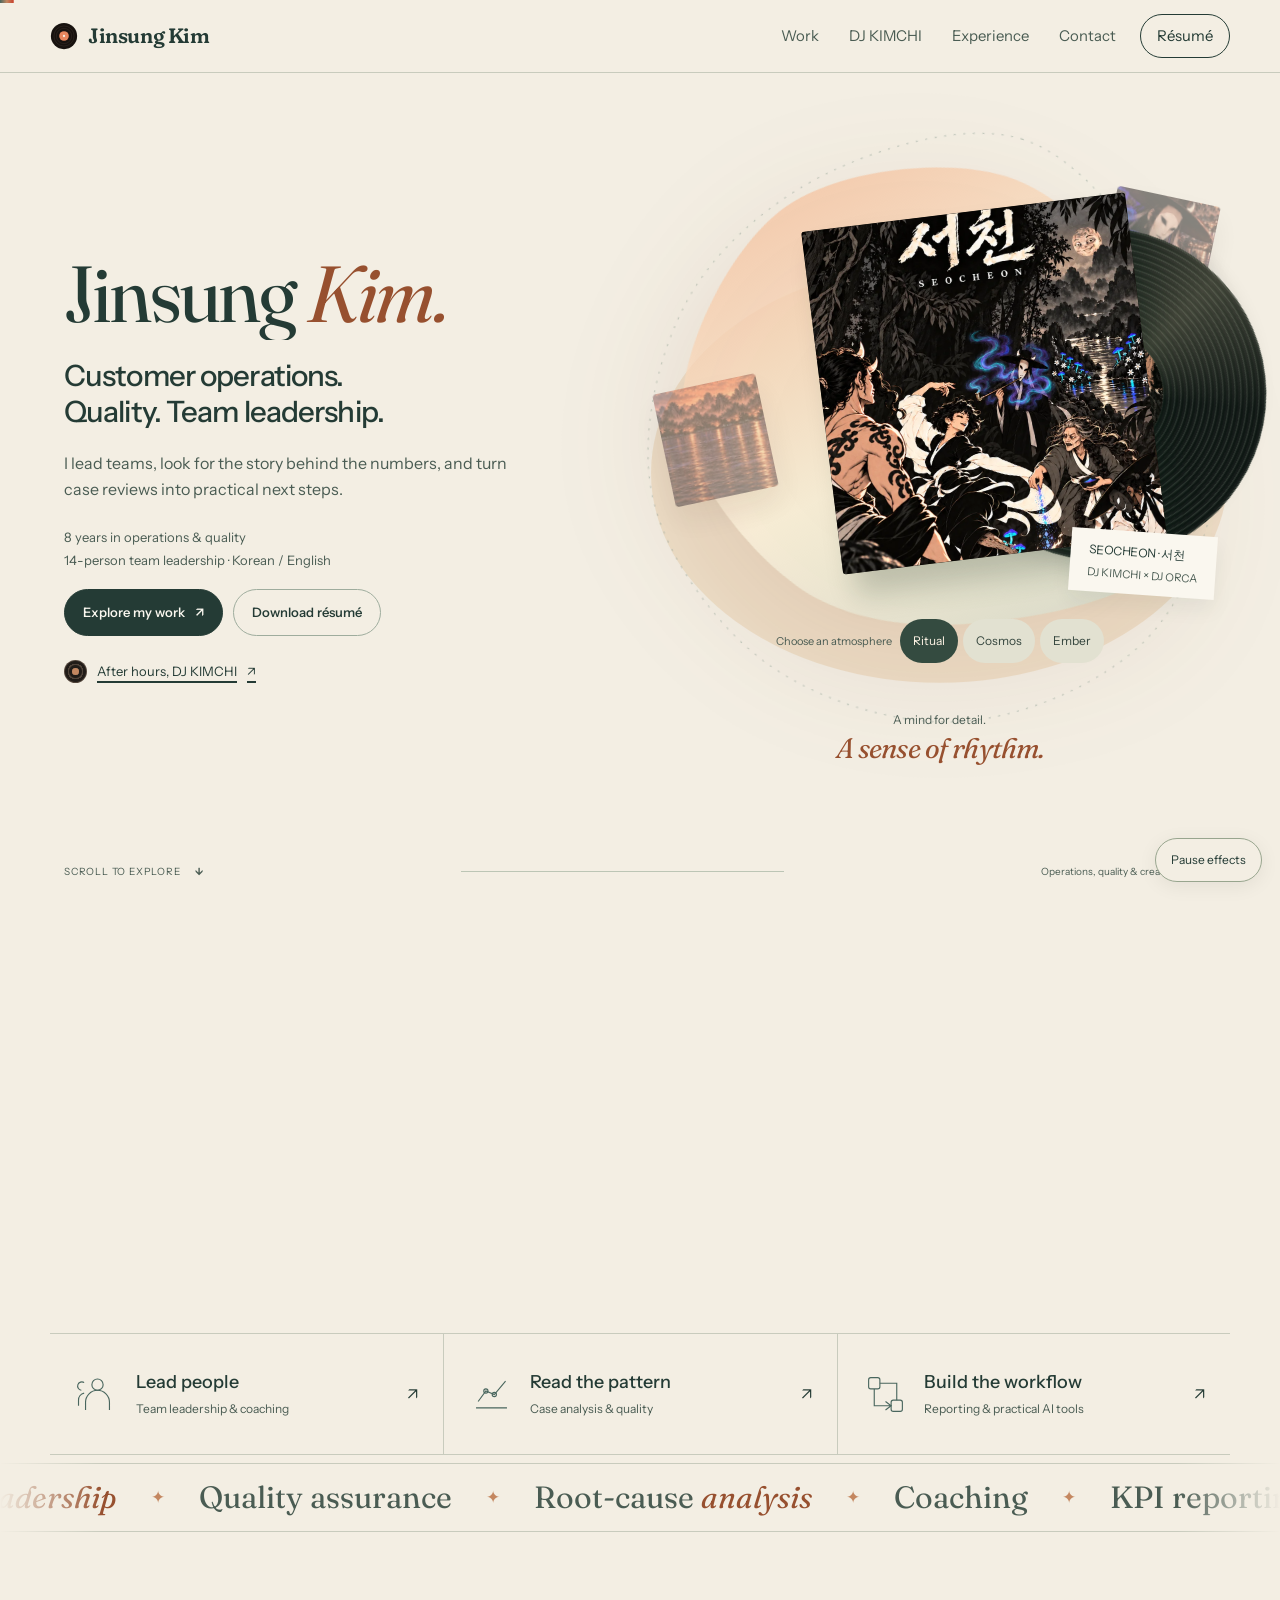
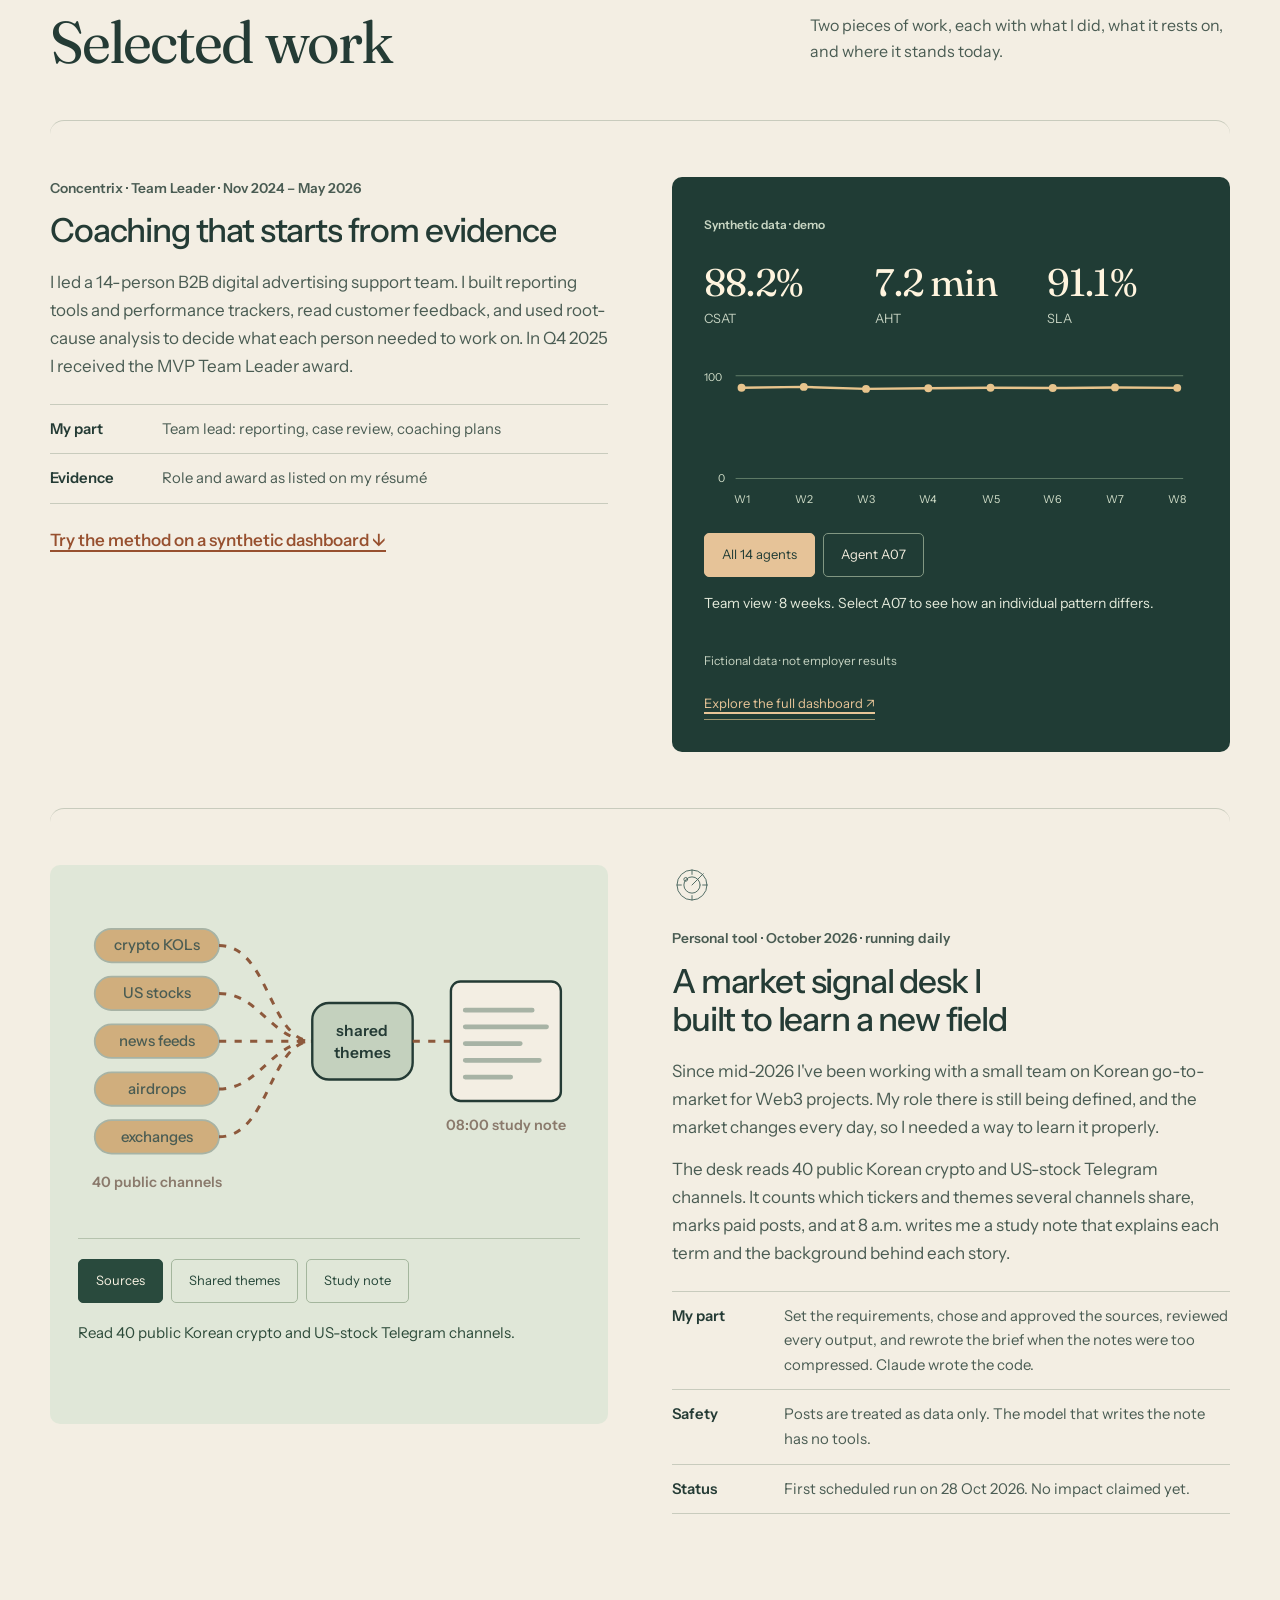
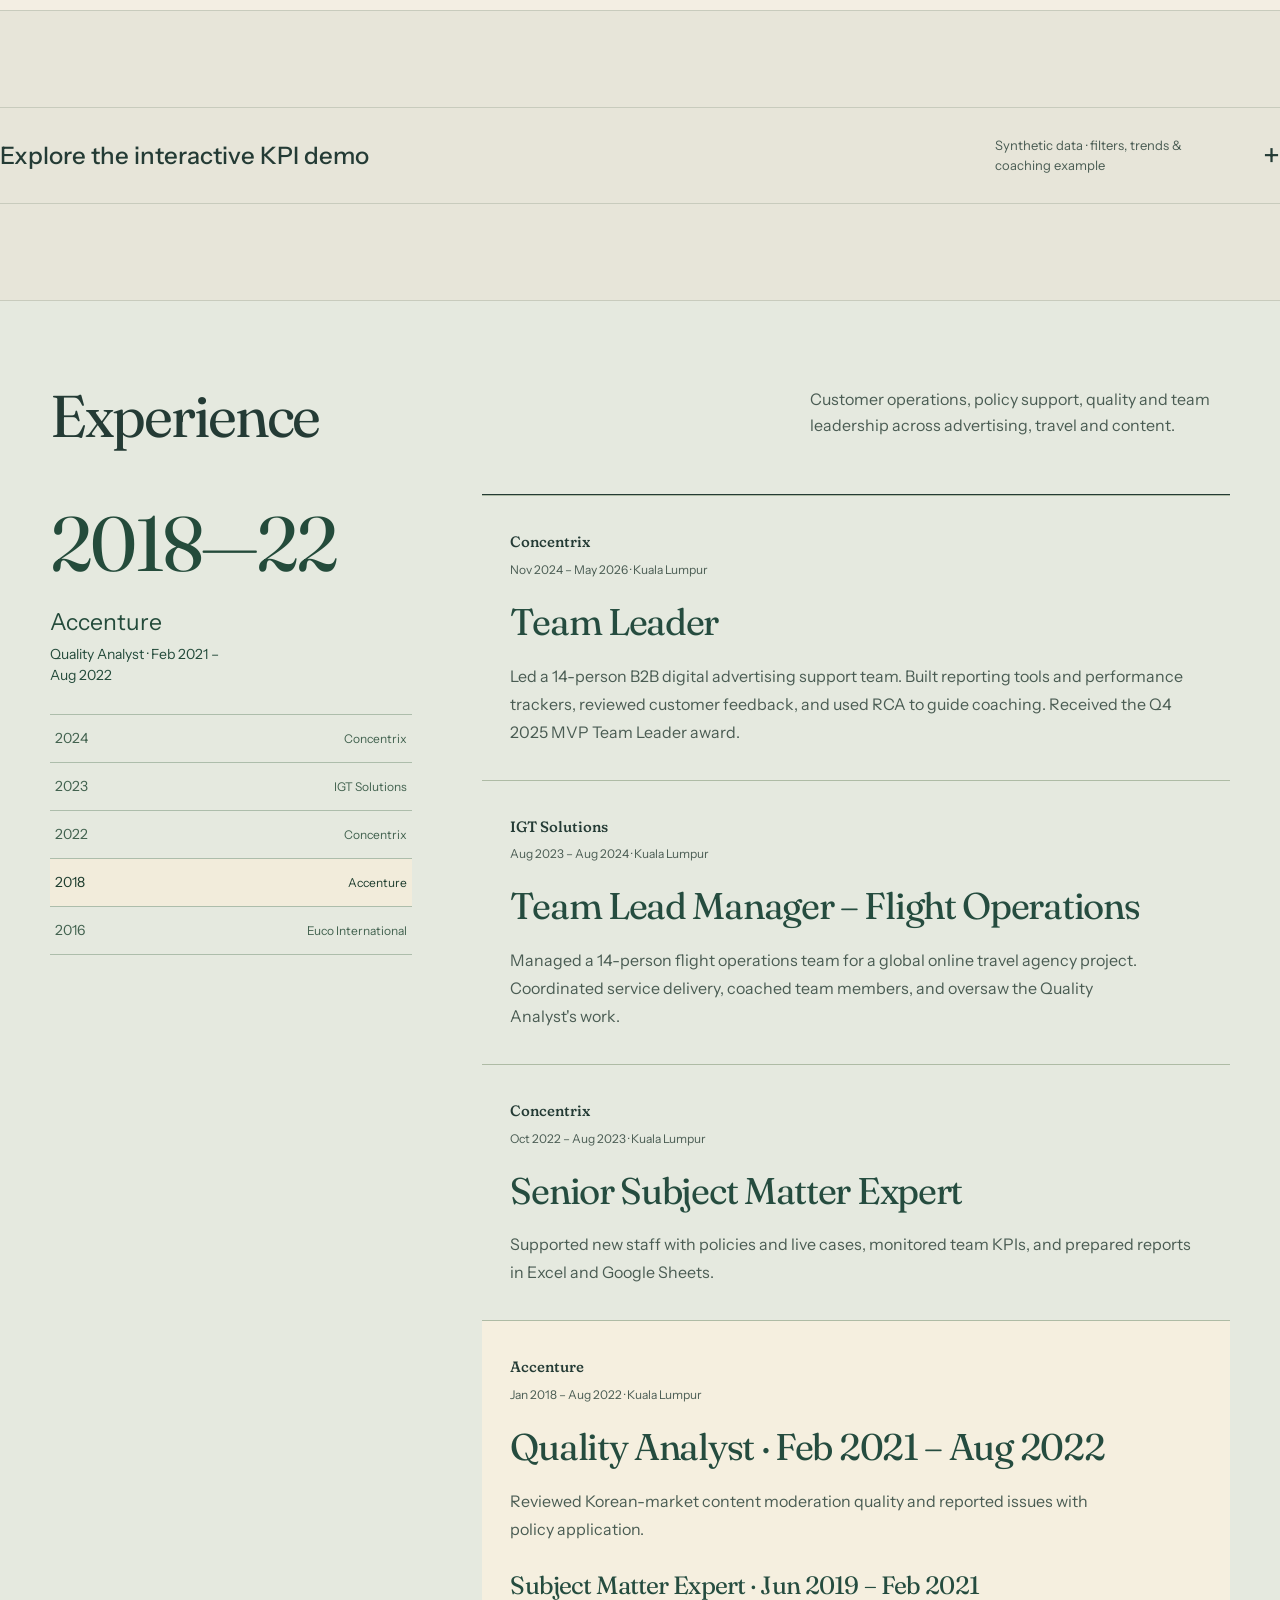
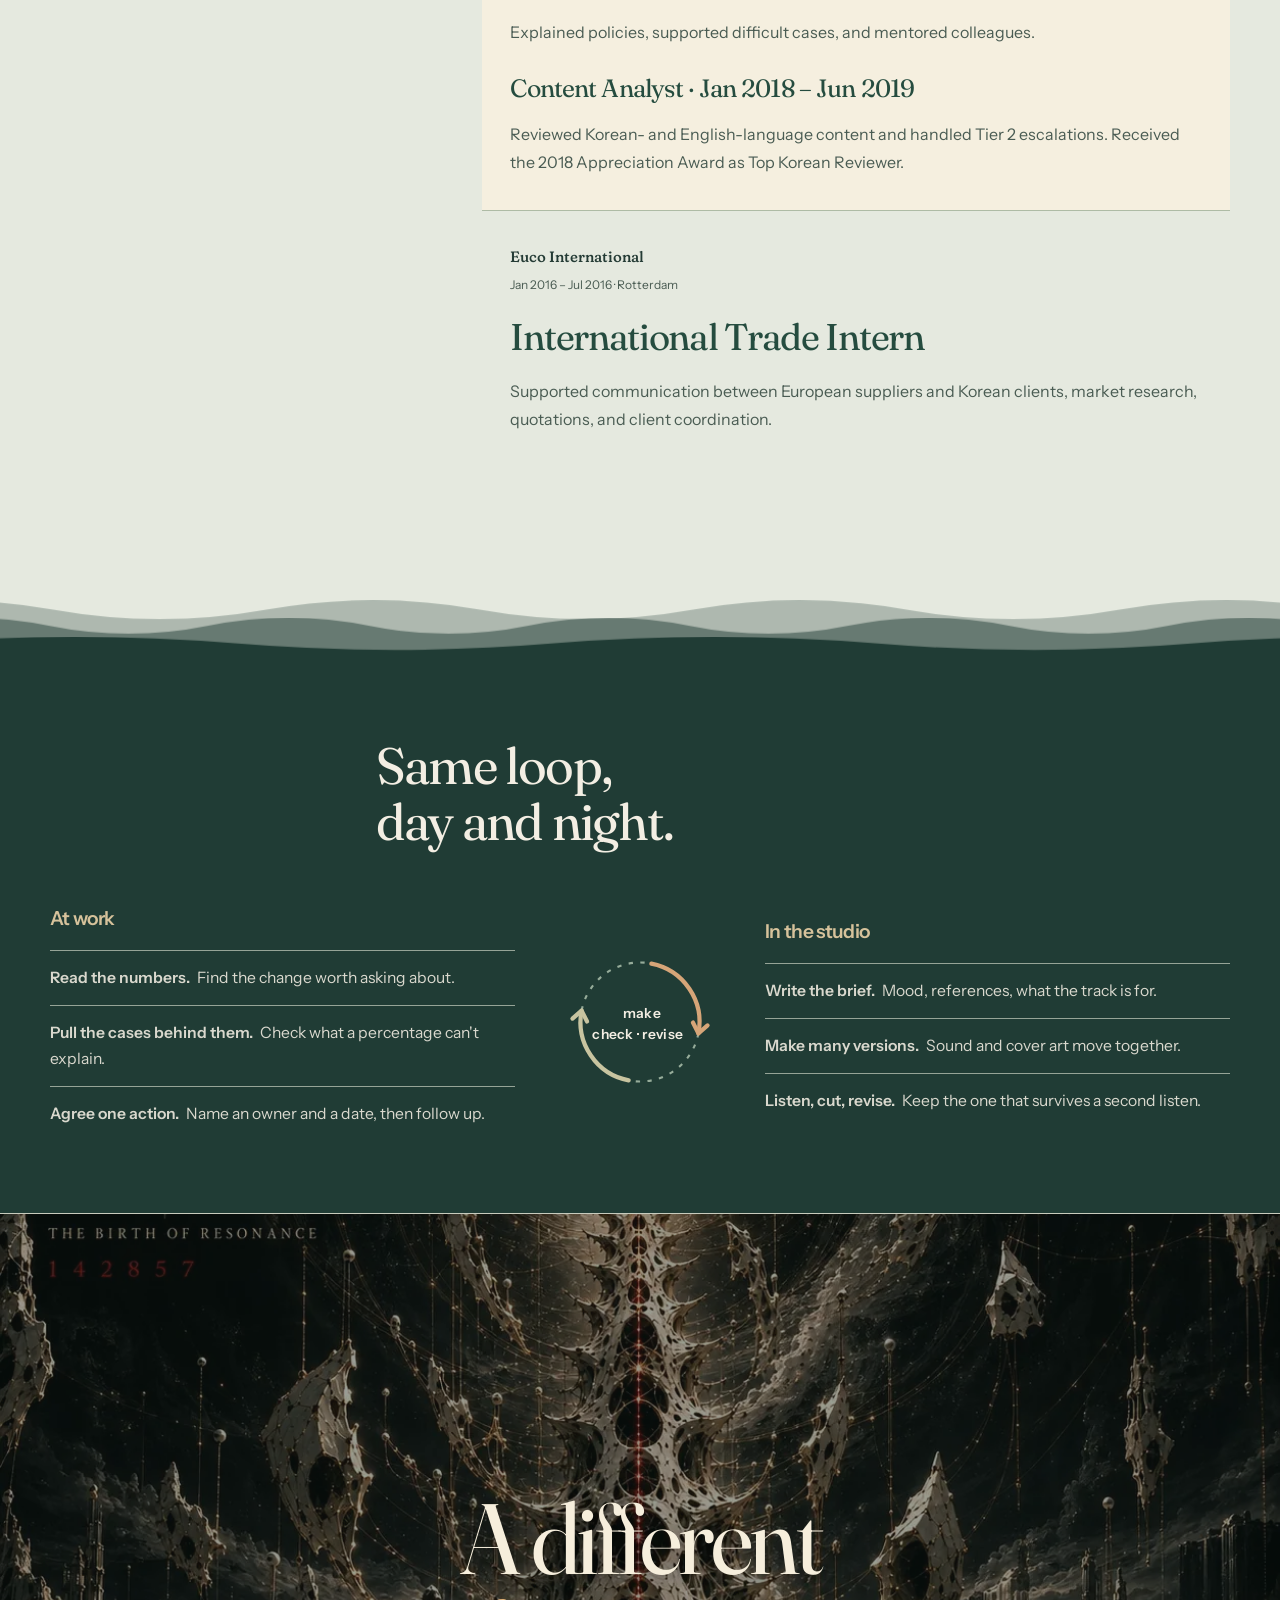
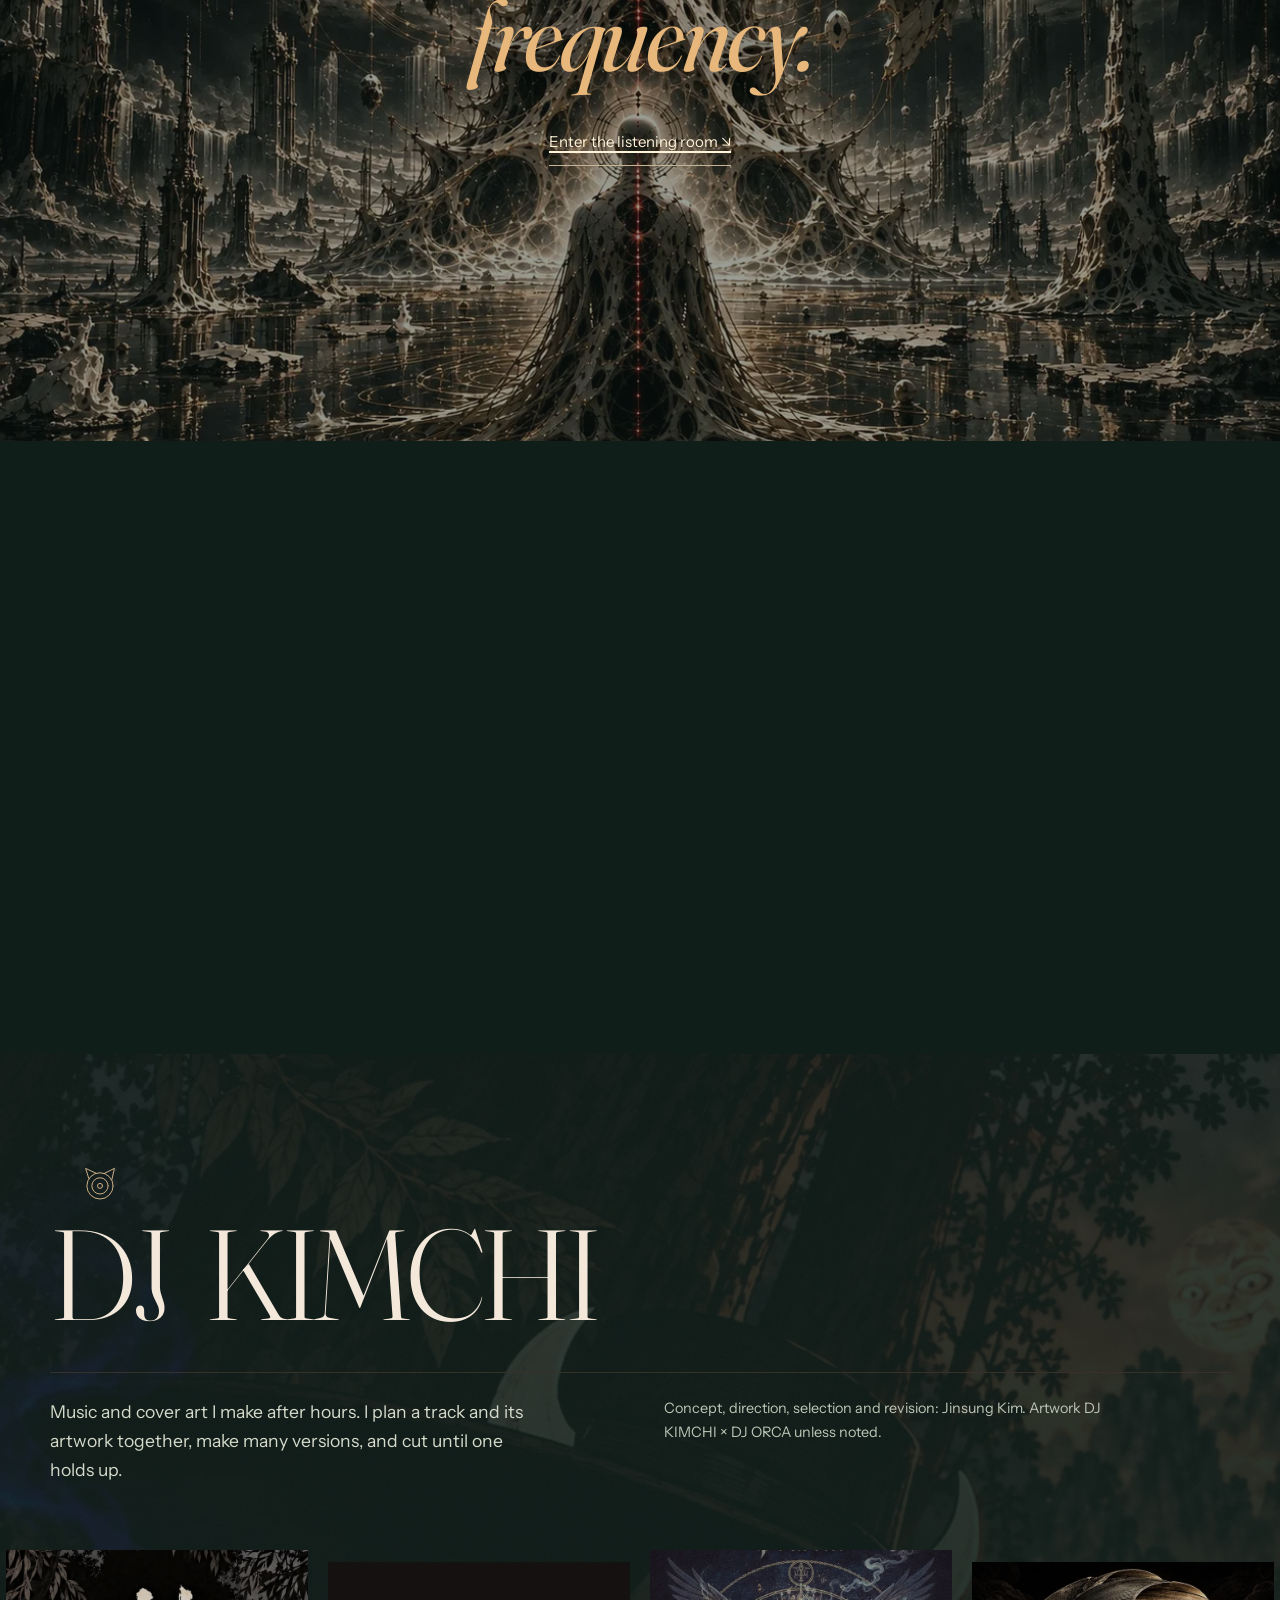
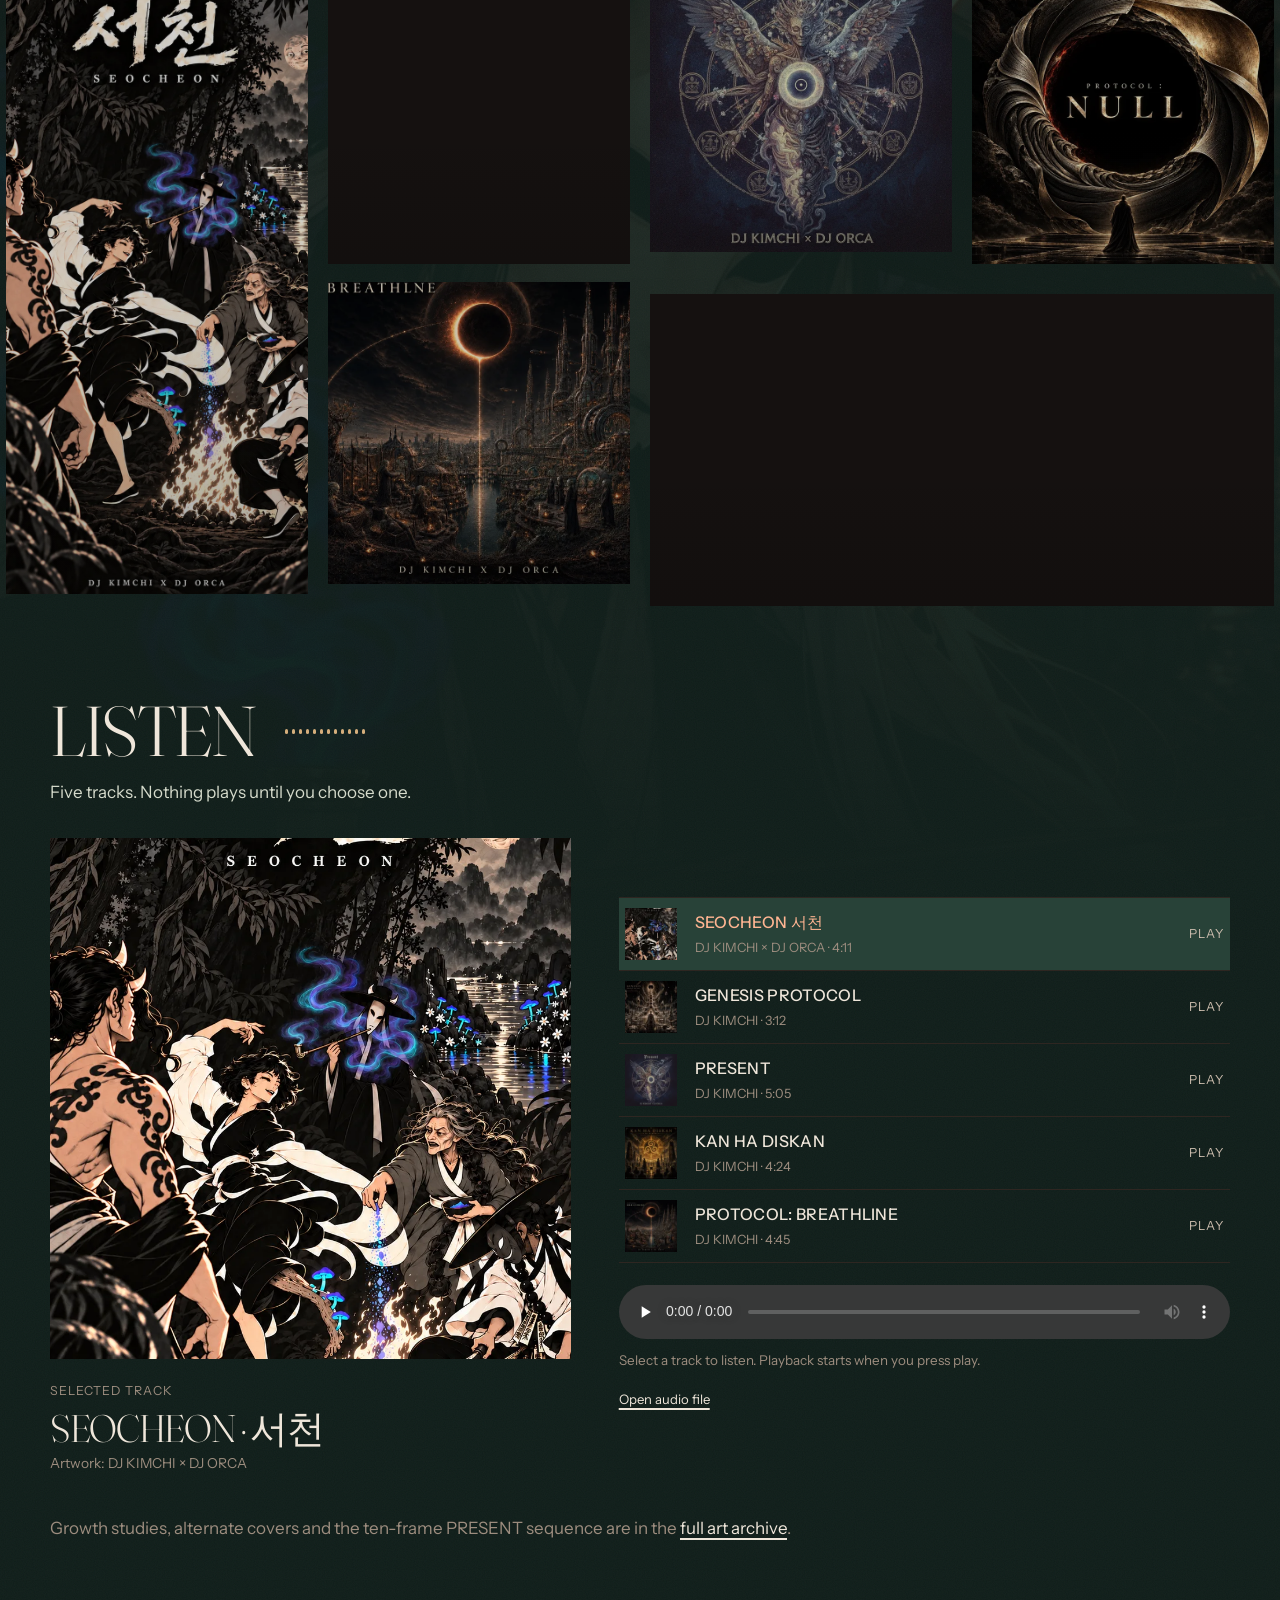
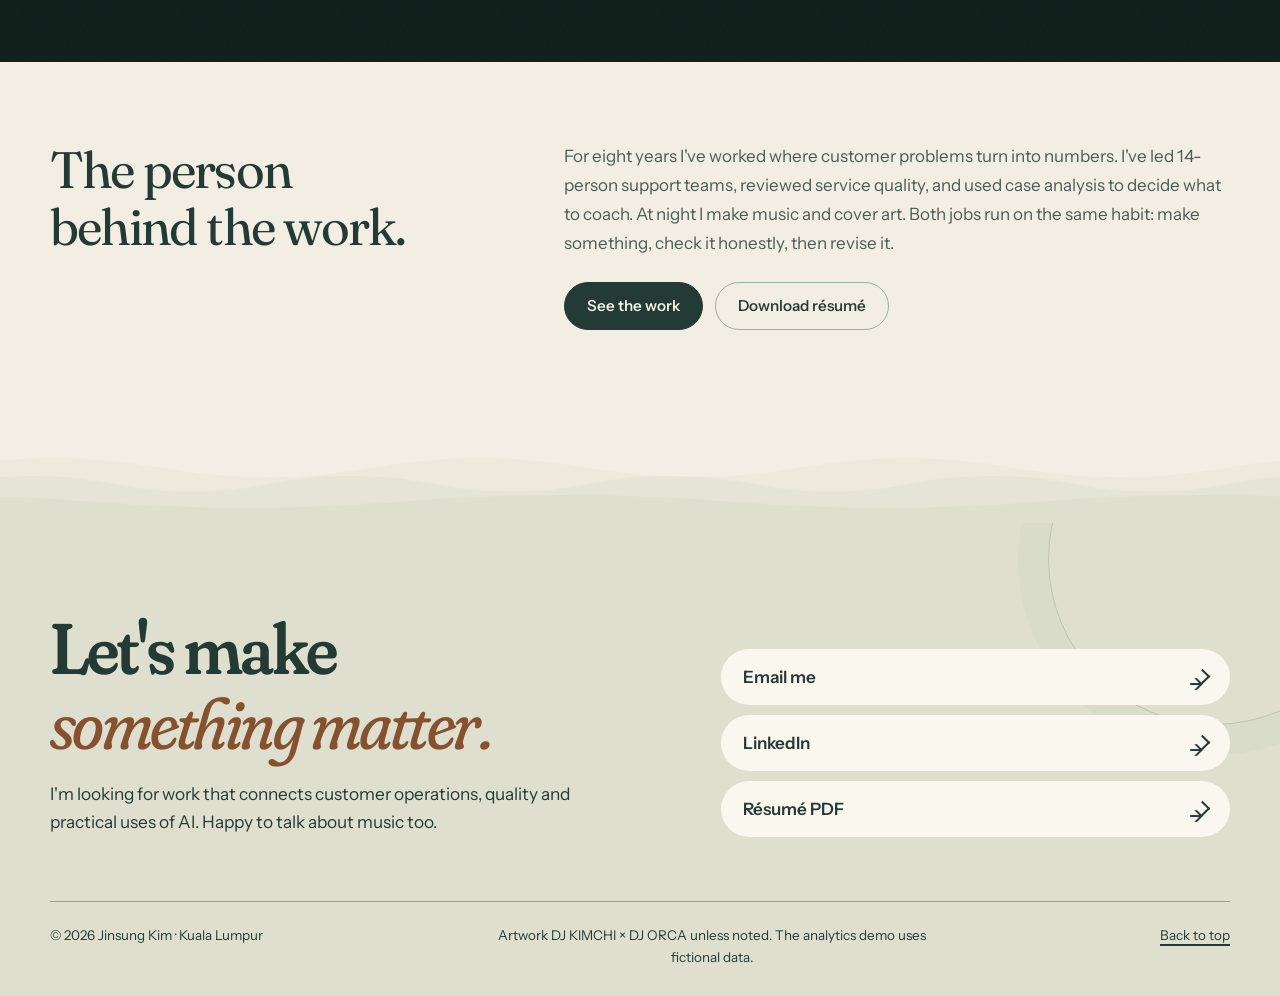
<file: operations.html>
<!doctype html><html lang="en"><head><meta charset="utf-8"><meta name="viewport" content="width=device-width, initial-scale=1"><meta http-equiv="refresh" content="0;url=index.html#work"><title>Operations & Analytics | Jinsung Kim</title></head><body><p><a href="index.html#work">Open Operations & Analytics in the portfolio</a></p><script>location.replace('index.html#work');</script></body></html>
</file>
<file: kimchi.css>
/* Jinsung Kim / DJ KIMCHI — claude_v2 (2026-10-28)
   Warm ivory paper, ink, apricot and cabbage green. One person, two desks. */
:root{
  --paper:#f6eee2; --paper-2:#efe3d1; --paper-hi:#fffaf2;
  --ink:#231d18; --ink-2:#56493f; --ink-soft:#8a7a6c;
  --line:#e2d4bf; --line-strong:#cdb89c;
  --apricot:#e8875f; --apricot-ink:#a5482a; --chili:#c8402b;
  --leaf:#a7c27e; --leaf-deep:#5e7d3c; --cabbage:#fbf3dc;
  --night:#1d1714; --night-2:#2a211c; --night-line:#463830; --night-text:#f3e8da; --night-muted:#c4b2a0;
  --serif:"Fraunces",Georgia,"Times New Roman",serif;
  --sans:"Instrument Sans",-apple-system,BlinkMacSystemFont,"Segoe UI",sans-serif;
  --radius:14px;
  --ease:cubic-bezier(.16,1,.3,1);
}
*{box-sizing:border-box}
html{scroll-behavior:smooth;scroll-padding-top:96px}
body{margin:0;background:var(--paper);color:var(--ink);font:17px/1.65 var(--sans);-webkit-font-smoothing:antialiased;text-rendering:optimizeLegibility}
img,svg{display:block;max-width:100%}img{height:auto}
h1,h2,h3,h4,p,figure,dl,dd{margin:0}
h1,h2,h3{font-family:var(--serif);font-weight:500;letter-spacing:-.025em;font-variation-settings:"SOFT" 100,"opsz" 96;text-wrap:balance}
p{text-wrap:pretty}
a{color:inherit;text-decoration-thickness:1.5px;text-underline-offset:4px}
a:hover{color:var(--apricot-ink)}
::selection{background:#f6c9b2;color:var(--ink)}
:focus-visible{outline:3px solid var(--apricot-ink);outline-offset:4px;border-radius:4px}
button,select{font:inherit;color:inherit}
.sprite{position:absolute;width:0;height:0;overflow:hidden}
.visually-hidden{position:absolute;width:1px;height:1px;margin:-1px;overflow:hidden;clip:rect(0,0,0,0);white-space:nowrap;border:0}
.wrap{width:min(1180px,calc(100% - 80px));margin-inline:auto}
.skip-link{position:fixed;top:-80px;left:16px;background:var(--ink);color:var(--paper);padding:10px 14px;border-radius:8px;z-index:50}
.skip-link:focus{top:12px}
html{scrollbar-color:var(--line-strong) var(--paper)}

/* Header */
.site-header{position:sticky;top:0;z-index:30;background:color-mix(in srgb,var(--paper) 88%,transparent);backdrop-filter:saturate(1.2) blur(10px);-webkit-backdrop-filter:saturate(1.2) blur(10px);border-bottom:1px solid var(--line)}
.nav{min-height:72px;display:flex;align-items:center;justify-content:space-between;gap:24px}
.brand{display:flex;align-items:center;gap:10px;font-family:var(--serif);font-size:1.3rem;font-weight:600;letter-spacing:-.02em;text-decoration:none;font-variation-settings:"SOFT" 100}
.nav-links{display:flex;align-items:center;gap:6px}
.nav-links a{display:inline-flex;align-items:center;min-height:44px;padding:0 12px;border-radius:999px;font-size:.93rem;text-decoration:none;color:var(--ink-2)}
.nav-links a:hover{color:var(--ink);background:var(--paper-2)}
.nav-links .nav-resume{border:1.5px solid var(--ink);color:var(--ink);margin-left:6px;padding:0 16px}
.nav-links .nav-resume:hover{background:var(--ink);color:var(--paper)}

/* Buttons */
.actions{display:flex;flex-wrap:wrap;gap:12px;margin-top:30px}
.button{display:inline-flex;align-items:center;justify-content:center;min-height:48px;padding:0 22px;border-radius:999px;background:var(--ink);color:var(--paper);border:1.5px solid var(--ink);font-weight:550;font-size:.95rem;text-decoration:none;cursor:pointer;transition:background .25s var(--ease),color .25s var(--ease),transform .25s var(--ease)}
.button:hover{background:var(--apricot-ink);border-color:var(--apricot-ink);color:#fff;transform:translateY(-1px)}
.button.ghost{background:transparent;color:var(--ink);border-color:var(--line-strong)}
.button.ghost:hover{border-color:var(--ink);background:var(--paper-hi);color:var(--ink)}
.text-link{display:inline-block;margin-top:22px;color:var(--apricot-ink);font-weight:550}

/* Hero */
.hero{padding:72px 0 88px;overflow:hidden}
.hero-grid{display:grid;grid-template-columns:1.1fr .9fr;gap:64px;align-items:center}
.hero h1{font-size:clamp(3.4rem,8vw,6rem);line-height:.95;letter-spacing:-.035em;font-weight:560}
.hero-role{font-family:var(--serif);font-size:clamp(1.5rem,2.6vw,2.05rem);line-height:1.25;margin-top:22px;font-variation-settings:"SOFT" 100,"opsz" 40}
.hero-role span{font-style:italic;color:var(--ink-2)}
.hero-role a{color:var(--apricot-ink);text-decoration-color:color-mix(in srgb,var(--apricot) 60%,transparent)}
.hero-intro{margin-top:24px;max-width:58ch;color:var(--ink-2);font-size:1.08rem}
.hero-facts{list-style:none;padding:0;margin:26px 0 0;display:flex;flex-wrap:wrap;gap:8px}
.hero-facts li{font-size:.86rem;padding:6px 12px;border-radius:999px;background:var(--paper-hi);border:1px solid var(--line);color:var(--ink-2)}

/* Habit */
.habit{padding:84px 0;background:var(--paper-2);border-block:1px solid var(--line)}
.habit h2{font-size:clamp(2.2rem,4.4vw,3.4rem);text-align:center;max-width:16ch;margin-inline:auto;line-height:1.05}
.habit-grid{display:grid;grid-template-columns:1fr 170px 1fr;gap:40px;align-items:center;margin-top:52px}
.habit-col h3{font-size:1.5rem;margin-bottom:16px}
.habit-col ol{list-style:none;padding:0;margin:0;counter-reset:s}
.habit-col li{padding:14px 0;border-top:1px solid var(--line-strong);color:var(--ink-2);font-size:.98rem}
.habit-col li strong{color:var(--ink);font-weight:600;margin-right:4px}
.habit-loop{width:170px}
.loop-label{font:600 13px var(--sans);fill:var(--ink-2);letter-spacing:.02em}

/* Section heads */
.section-head{display:grid;grid-template-columns:1fr minmax(0,420px);gap:40px;align-items:end;margin-bottom:48px}
.section-head h2{font-size:clamp(2.4rem,5vw,3.8rem);line-height:1.02}
.section-head p{color:var(--ink-2);font-size:1rem}

/* Work */
.work{padding:104px 0 40px}
.case{display:grid;grid-template-columns:1fr 1fr;gap:64px;align-items:center;padding:56px 0;border-top:1px solid var(--line)}
.case-flip .case-copy{order:2}
.case-meta{font-size:.86rem;color:var(--apricot-ink);font-weight:600;margin-bottom:12px}
.case h3{font-size:clamp(1.8rem,3vw,2.5rem);line-height:1.1;margin-bottom:18px}
.case-copy>p{color:var(--ink-2);max-width:58ch}
.case-copy>p+p{margin-top:14px}
.case-facts{margin-top:24px;display:grid;gap:0;border-top:1px solid var(--line)}
.case-facts div{display:grid;grid-template-columns:96px 1fr;gap:16px;padding:12px 0;border-bottom:1px solid var(--line);font-size:.93rem}
.case-facts dt{font-weight:600}
.case-facts dd{color:var(--ink-2)}
.case-visual{position:relative;border-radius:var(--radius)}
.demo-preview{display:block;text-decoration:none;background:var(--paper-hi);padding:28px 28px 22px;box-shadow:0 24px 50px -30px rgba(70,40,20,.45);transition:transform .35s var(--ease),box-shadow .35s var(--ease)}
.demo-preview:hover{transform:translateY(-3px);box-shadow:0 30px 60px -30px rgba(70,40,20,.5);color:inherit}
.demo-badge{display:inline-block;font-size:.76rem;font-weight:600;padding:4px 10px;border-radius:999px;background:#fbe2d3;color:var(--apricot-ink)}
.preview-values{display:grid;grid-template-columns:repeat(3,1fr);gap:12px;margin:22px 0 10px}
.preview-values strong{display:block;font:500 2rem/1.1 var(--serif);font-variant-numeric:tabular-nums;letter-spacing:-.02em}
.preview-values small{color:var(--ink-soft);font-size:.8rem}
#preview-chart{width:100%;height:auto}
.preview-foot{display:block;margin-top:6px;font-size:.78rem;color:var(--ink-soft)}
.signal-visual{background:var(--paper-hi);padding:26px 22px 36px;box-shadow:0 24px 50px -30px rgba(70,40,20,.45)}
.sig-channels rect{fill:var(--paper-2);stroke:var(--line-strong);stroke-width:1.5}
.sig-text text{font:500 12.5px var(--sans);fill:var(--ink-2);text-anchor:middle}
.sig-cap{font:600 12px var(--sans);fill:var(--ink-soft);text-anchor:middle}
.sig-flow{fill:none;stroke:var(--apricot);stroke-width:2;stroke-dasharray:5 6;animation:flow 1.8s linear infinite}
@keyframes flow{to{stroke-dashoffset:-22}}
.sig-core{fill:var(--leaf);stroke:var(--ink);stroke-width:2}
.sig-core-t{font:600 13px var(--sans);fill:var(--ink);text-anchor:middle}
.sig-note{fill:var(--paper);stroke:var(--ink);stroke-width:2}
.sig-lines{stroke:var(--line-strong);stroke-width:4;stroke-linecap:round}

/* Demo (synthetic dashboard) */
.demo{padding:96px 0;background:var(--paper-2);border-block:1px solid var(--line)}
.notice{background:var(--paper-hi);border:1px solid var(--line);border-radius:var(--radius);padding:16px 20px;font-size:.92rem;color:var(--ink-2)}
.notice strong{color:var(--ink)}
.dashboard{margin-top:28px}
.filter-bar{display:flex;flex-wrap:wrap;gap:18px;align-items:end;margin-bottom:22px}
.field{display:flex;flex-direction:column;gap:6px;min-width:180px}
.field label{font-size:.84rem;font-weight:600}
.field select{min-height:46px;padding:0 40px 0 14px;border-radius:12px;border:1.5px solid var(--line-strong);background:var(--paper-hi);color:var(--ink);appearance:none;background-image:url("data:image/svg+xml,%3Csvg xmlns='http://www.w3.org/2000/svg' width='12' height='8'%3E%3Cpath d='M1 1l5 5 5-5' fill='none' stroke='%23231d18' stroke-width='1.8'/%3E%3C/svg%3E");background-repeat:no-repeat;background-position:right 14px center;cursor:pointer}
.filter-summary{margin-left:auto;color:var(--ink-2);font-size:.88rem;padding-bottom:12px}
.kpi-grid{display:grid;grid-template-columns:repeat(4,1fr);gap:14px}
.kpi-card{background:var(--paper-hi);border-radius:var(--radius);padding:20px 22px;box-shadow:0 1px 0 var(--line)}
.kpi-card h3{font:600 .86rem var(--sans);letter-spacing:0;color:var(--ink-2)}
.kpi-value{display:block;font:500 2.3rem/1.2 var(--serif);letter-spacing:-.02em;margin:8px 0 4px;font-variant-numeric:tabular-nums}
.kpi-detail{font-size:.8rem;color:var(--ink-2)}
.chart-panel{background:var(--paper-hi);border-radius:var(--radius);padding:26px;margin-top:16px;box-shadow:0 1px 0 var(--line)}
.chart-top{display:flex;justify-content:space-between;gap:20px;align-items:end;flex-wrap:wrap}
.chart-top h3{font-size:1.35rem}
.chart-top p{font-size:.88rem;color:var(--ink-2);margin-top:4px}
.trend-chart{width:100%;height:auto;max-height:320px;margin-top:22px;overflow:visible}
.chart-note,.table-help{font-size:.82rem;color:var(--ink-2);margin-top:8px}
.table-wrap{overflow-x:auto;margin-top:16px;border-radius:10px}
.data-table{border-collapse:collapse;width:100%;min-width:560px;font-size:.88rem;font-variant-numeric:tabular-nums}
.data-table caption{text-align:left;font-weight:600;padding-bottom:10px}
.data-table th,.data-table td{padding:11px 14px;text-align:right;border-bottom:1px solid var(--line)}
.data-table th:first-child,.data-table td:first-child{text-align:left}
.data-table th{background:var(--paper-2);font-weight:600;color:var(--ink-2)}
.data-table tfoot{font-weight:600;background:var(--paper-2)}
.methodology{margin-top:22px;padding:6px 0 18px;border-bottom:1px solid var(--line-strong)}
.methodology summary{cursor:pointer;font-weight:600;min-height:44px;display:flex;align-items:center}
.definition-grid{display:grid;grid-template-columns:1fr 1fr;gap:20px;margin:12px 0}
.definition-grid dt{font-weight:600}
.definition-grid dd{color:var(--ink-2);font-size:.92rem;margin-top:4px}
.coaching{display:grid;grid-template-columns:.8fr 1.4fr;gap:56px;margin-top:72px}
.coaching-aside h3{font-size:2.2rem;line-height:1.08}
.coaching-aside p{color:var(--ink-2);margin:16px 0 22px}
.steps{list-style:none;padding:0;margin:0;counter-reset:step}
.steps li{position:relative;padding:0 0 22px 56px;margin-bottom:22px;border-bottom:1px solid var(--line-strong);counter-increment:step}
.steps li::before{content:counter(step);position:absolute;left:0;top:-2px;width:36px;height:36px;border-radius:50%;display:grid;place-items:center;background:var(--paper-hi);border:1.5px solid var(--ink);font:600 .95rem var(--serif)}
.steps h4{font-size:1.06rem;font-weight:600}
.steps p{color:var(--ink-2);font-size:.95rem;margin-top:6px}

/* Experience */
.experience-section{padding:104px 0}
.experience{border-top:1.5px solid var(--ink)}
.experience-row{display:grid;grid-template-columns:.9fr 1.6fr;gap:48px;padding:28px 0;border-bottom:1px solid var(--line-strong)}
.experience-org{font-family:var(--serif);font-size:1.45rem;font-weight:500;font-variation-settings:"SOFT" 100}
.experience-org small{display:block;font:400 .88rem var(--sans);color:var(--ink-2);margin-top:4px}
.experience-detail h3{font:600 1.04rem var(--sans);letter-spacing:0}
.experience-detail p{color:var(--ink-2);margin-top:6px;font-size:.97rem}
.experience-detail .subrole{margin-top:20px}

/* Contact */
.contact{background:var(--apricot);color:var(--ink);padding:88px 0 0}
.contact-grid{display:grid;grid-template-columns:1.1fr .9fr;gap:48px;align-items:end;padding-bottom:64px}
.contact h2{font-size:clamp(3rem,7vw,5.2rem);line-height:.95;font-weight:560}
.contact-grid p{margin-top:18px;max-width:46ch;font-size:1.08rem}
.contact-links{display:flex;flex-direction:column;gap:10px}
.contact-links a{display:flex;justify-content:space-between;align-items:center;min-height:56px;padding:0 22px;border-radius:999px;background:var(--paper-hi);text-decoration:none;font-weight:600;transition:transform .25s var(--ease),background .25s var(--ease)}
.contact-links a::after{content:"";width:9px;height:9px;border-top:2px solid currentColor;border-right:2px solid currentColor;transform:rotate(45deg)}
.contact-links a:hover{transform:translateX(4px);background:#fff;color:var(--ink)}
.contact :focus-visible{outline-color:var(--ink)}
.footer{display:flex;justify-content:space-between;gap:24px;padding:22px 0 28px;border-top:1.5px solid rgba(35,29,24,.35);font-size:.84rem}
.footer span:nth-child(2){max-width:52ch;text-align:center}


/* Hero cover: the music pulls the first look */
.hero-grid{grid-template-columns:1fr 1fr}
.hero-art{position:relative;width:100%}
.hero-cover{display:block;overflow:hidden;border-radius:6px;aspect-ratio:4/5;max-height:78vh;background:#0c0a09;box-shadow:0 40px 80px -40px rgba(30,15,5,.6)}
.hero-cover img{width:100%;height:100%;object-fit:cover;object-position:50% 38%;transform:scale(1.02);transition:transform 1.4s var(--ease),filter 1.4s var(--ease);filter:saturate(.92)}
.hero-cover:hover img,.hero-cover:focus-visible img{transform:scale(1.08);filter:saturate(1.05)}
.hero-art figcaption{display:flex;justify-content:space-between;gap:16px;margin-top:14px;font-size:.84rem;color:var(--ink-2)}
.hero-art figcaption a{font-weight:600;color:var(--ink);text-decoration:none}
.hero-art figcaption a:hover{color:var(--apricot-ink)}

/* Work side: restrained, evidence first */
.section-head h2,.case h3,.coaching-aside h3,.chart-top h3,.experience-section h2,.demo h2{font-family:var(--sans);font-weight:600;letter-spacing:-.03em;font-variation-settings:normal}
.section-head h2{font-size:clamp(2.1rem,4vw,3.1rem)}
.case h3{font-size:clamp(1.6rem,2.6vw,2.1rem);line-height:1.15}
.habit h2{font-family:var(--sans);font-weight:600;letter-spacing:-.03em;font-size:clamp(1.9rem,3.6vw,2.7rem)}
.habit-col h3{font-family:var(--sans);font-weight:600;font-size:1.2rem;letter-spacing:-.01em}

/* DJ KIMCHI: a different world */
.world{background:#0c0a09;color:#efe6da;padding:110px 0 120px;overflow:hidden}
.world a{color:#efe6da}
.world a:hover{color:#ffb592}
.world :focus-visible{outline-color:#ffb592}
.world-title{font-family:var(--serif);font-weight:300;font-variation-settings:"SOFT" 0,"opsz" 144,"WONK" 0;font-size:clamp(4.2rem,15vw,12.5rem);line-height:.82;letter-spacing:-.04em;text-transform:uppercase;color:#f3eadf}
.world-intro{display:grid;grid-template-columns:1fr 1fr;gap:48px;margin-top:40px;padding-top:24px;border-top:1px solid #3a302a}
.world-intro p{font-size:1.1rem;color:#cbbcad;max-width:44ch}
.world-intro .world-credit{font-size:.9rem;color:#9d8d7f}
.cover-wall{display:grid;grid-template-columns:repeat(4,1fr);grid-auto-rows:minmax(0,1fr);gap:6px;margin:72px 0 96px;padding:0 6px}
.cover{position:relative;display:block;overflow:hidden;aspect-ratio:1;background:#151110}
.cover-tall{grid-row:span 2;aspect-ratio:auto}
.cover-wide{grid-column:span 2;aspect-ratio:2/1}
.cover img{width:100%;height:100%;object-fit:cover;transition:transform 1.2s var(--ease),filter 1.2s var(--ease);filter:brightness(.82) saturate(.9)}
.cover span{position:absolute;left:16px;bottom:14px;font:500 .82rem/1.3 var(--sans);letter-spacing:.06em;color:#f3eadf;opacity:0;transform:translateY(6px);transition:opacity .5s var(--ease),transform .5s var(--ease)}
.cover::after{content:"";position:absolute;inset:0;background:linear-gradient(to top,rgba(8,6,5,.75),transparent 45%);opacity:0;transition:opacity .5s var(--ease)}
.cover span{z-index:1}
.cover:hover img,.cover:focus-visible img{transform:scale(1.05);filter:brightness(1) saturate(1)}
.cover:hover::after,.cover:focus-visible::after,.cover:hover span,.cover:focus-visible span{opacity:1;transform:none}
.world-sub{font-family:var(--serif);font-weight:300;font-variation-settings:"SOFT" 0,"opsz" 144;font-size:clamp(2.6rem,6vw,4.4rem);line-height:1;letter-spacing:-.03em;text-transform:uppercase}
.world-note{color:#9d8d7f;margin:12px 0 32px}
.music-player{display:grid;grid-template-columns:minmax(0,46fr) minmax(0,54fr);gap:48px;align-items:center}
.now-cover{width:100%;aspect-ratio:1;object-fit:cover;background:#151110}
.now-playing figcaption{margin-top:16px}
.now-label{font-size:.78rem;letter-spacing:.08em;text-transform:uppercase;color:#9d8d7f}
.now-playing h3{font-family:var(--serif);font-weight:300;font-variation-settings:"SOFT" 0,"opsz" 144;font-size:clamp(1.8rem,3vw,2.6rem);letter-spacing:-.02em;margin:6px 0 4px;text-transform:uppercase;line-height:1}
.now-playing p{font-size:.86rem;color:#9d8d7f}
.music-controls{display:flex;flex-direction:column;min-width:0}
.track-list{list-style:none;padding:0;margin:0;border-top:1px solid #2e2621}
.track-list li{border-bottom:1px solid #2e2621}
.track-row{width:100%;display:grid;grid-template-columns:52px minmax(0,1fr) auto;gap:18px;align-items:center;min-height:72px;padding:10px 6px;border:0;background:transparent;color:#efe6da;text-align:left;cursor:pointer;transition:background .3s var(--ease)}
.track-row img{width:52px;height:52px;object-fit:cover;filter:brightness(.85)}
.track-row:hover{background:#17120f}
.track-row.is-selected .track-name{color:#ffb592}
.track-row.is-playing{background:#1d1612}
.track-name{display:block;font-weight:500;font-size:1rem;letter-spacing:.02em;overflow-wrap:anywhere}
.track-subtitle{display:block;font-size:.8rem;color:#9d8d7f;margin-top:2px}
.track-action{font-size:.78rem;letter-spacing:.08em;text-transform:uppercase;color:#cbbcad}
.track-row.is-playing .track-action{color:#ffb592}
.music-controls audio{width:100%;margin-top:22px;color-scheme:dark}
.playback-status{font-size:.84rem;color:#9d8d7f;margin-top:10px;min-height:2.6em}
.audio-file-link{font-size:.82rem;align-self:flex-start;min-height:32px;display:inline-flex;align-items:center}
.listen-foot{margin-top:40px;color:#9d8d7f}
@media (max-width:760px){
  .hero-grid{grid-template-columns:1fr}
  .world{padding:72px 0 80px}
  .world-intro{grid-template-columns:1fr;gap:16px}
  .cover-wall{grid-template-columns:1fr 1fr;margin:48px 0 64px;gap:4px;padding:0 4px}
  .cover-tall{grid-row:span 2}
  .cover-wide{grid-column:span 2}
  .cover span{opacity:1;transform:none}
  .cover::after{opacity:1}
  .music-player{grid-template-columns:1fr;gap:24px}
  .now-playing{display:grid;grid-template-columns:110px 1fr;gap:18px;align-items:center}
  .now-playing figcaption{margin:0}
  .track-row{grid-template-columns:44px minmax(0,1fr) auto;gap:12px;min-height:64px}
  .track-row img{width:44px;height:44px}
}

/* Motion: one entrance, from a visible default */
@media (prefers-reduced-motion:no-preference){
  .js .reveal{opacity:0;transform:translateY(18px);transition:opacity .9s var(--ease),transform .9s var(--ease)}
  .js .reveal.is-in{opacity:1;transform:none}
}
@media (prefers-reduced-motion:reduce){
  html{scroll-behavior:auto}
  *,*::before,*::after{animation:none!important;transition:none!important}
}

/* Responsive */
@media (max-width:1000px){
  .wrap{width:calc(100% - 56px)}
  .hero-grid{gap:40px}
  .case{gap:40px}
  .kpi-grid{grid-template-columns:1fr 1fr}
  .habit-grid{grid-template-columns:1fr 120px 1fr;gap:24px}
  .habit-loop{width:120px}
}
@media (max-width:760px){
  body{font-size:16px}
  .wrap{width:calc(100% - 32px)}
  .nav{min-height:auto;padding:10px 0;flex-wrap:wrap;gap:4px}
  .nav-links{width:100%;justify-content:space-between;gap:0;margin:0 -8px}
  .nav-links a{padding:0 8px;font-size:.88rem}
  .nav-links .nav-resume{padding:0 12px;margin-left:0}
  .hero{padding:40px 0 64px}
  .hero-grid{grid-template-columns:1fr;gap:44px}
  .hero-art{width:100%}
  .hero-cover{aspect-ratio:4/5}
  .habit{padding:64px 0}
  .habit-grid{grid-template-columns:1fr;gap:28px;margin-top:36px}
  .habit-loop{order:-1;margin:0 auto;width:120px}
  .section-head{grid-template-columns:1fr;gap:14px;margin-bottom:28px}
  .work{padding:72px 0 24px}
  .case{grid-template-columns:1fr;gap:32px;padding:44px 0}
  .case-flip .case-copy{order:0}
  .case-facts div{grid-template-columns:84px 1fr;gap:12px}
  .demo{padding:72px 0}
  .filter-bar{gap:12px}
  .field{min-width:0;flex:1 1 calc(50% - 6px)}
  .filter-summary{width:100%;margin-left:0;padding-bottom:0}
  .kpi-grid{gap:10px}
  .kpi-card{padding:16px}
  .kpi-value{font-size:1.9rem}
  .chart-panel{padding:18px 14px}
  .definition-grid{grid-template-columns:1fr}
  .coaching{grid-template-columns:1fr;gap:28px;margin-top:56px}
  .experience-section{padding:72px 0}
  .experience-row{grid-template-columns:1fr;gap:10px;padding:22px 0}
  .contact{padding-top:64px}
  .contact-grid{grid-template-columns:1fr;gap:28px;padding-bottom:44px}
  .footer{flex-direction:column;gap:8px}
  .footer span:nth-child(2){text-align:left}
}
@media (max-width:400px){
  .nav-links a{font-size:.82rem;padding:0 6px}
  .hero h1{font-size:3.1rem}
  .preview-values strong{font-size:1.6rem}
  .kpi-value{font-size:1.65rem}
}

/* Depth: the hero cover sits in a stack of artwork, and the cover wall drifts as it scrolls past.
   Scroll motion uses CSS scroll timelines; browsers without them show the still layout. */
.stage{position:relative;isolation:isolate}
.stage .hero-cover{position:relative;z-index:2;width:78%;margin-left:11%;--d:.9}
.stage figcaption{position:relative;z-index:4}
.stage-card{position:absolute;display:block;border-radius:6px;object-fit:cover;pointer-events:none;box-shadow:0 30px 60px -30px rgba(30,15,5,.55)}
.stage-back{z-index:1;width:42%;aspect-ratio:9/16;left:-8%;top:9%;rotate:-7deg;filter:saturate(.8) brightness(.95);--d:.5;--travel:120px}
.stage-side{z-index:1;width:34%;aspect-ratio:9/16;right:-9%;top:-4%;rotate:6deg;filter:saturate(.75) brightness(.9);--d:.7;--travel:200px}
.stage-front{z-index:3;width:36%;aspect-ratio:1;left:-4%;bottom:6%;rotate:-4deg;box-shadow:0 40px 70px -30px rgba(20,10,5,.7);--d:1.6;--travel:-160px}
.stage-glow{position:absolute;z-index:0;border-radius:50%;filter:blur(50px);opacity:.55;pointer-events:none}
.stage-glow-1{width:62%;aspect-ratio:1;background:#f2b48f;right:-16%;top:22%;--d:.3;--travel:90px}
.stage-glow-2{width:48%;aspect-ratio:1;background:#c9d6c8;left:-18%;top:-6%;--d:.2;--travel:60px}
.stage .hero-cover{--travel:-40px}
.stage-card,.stage-glow,.stage .hero-cover{transform:translate(calc(var(--mx,0) * var(--d) * -26px),calc(var(--my,0) * var(--d) * -18px));transition:transform .6s cubic-bezier(.2,.7,.2,1)}
@keyframes drift{from{translate:0 0}to{translate:0 var(--travel)}}
@keyframes drift-view{from{translate:0 var(--travel)}to{translate:0 calc(var(--travel) * -1)}}
@keyframes bob{0%,100%{margin-top:0}50%{margin-top:calc(var(--amp) * -1)}}
@keyframes bob-t{0%,100%{transform:none}50%{transform:translateY(calc(var(--amp) * -1))}}
@media (prefers-reduced-motion:no-preference){
  .stage-card,.stage-glow,.stage .hero-cover{animation:drift linear both;animation-timeline:scroll(root);animation-range:0 100vh}
  .stage-front{animation:drift linear both,bob 8s ease-in-out infinite;animation-timeline:scroll(root),auto;animation-range:0 100vh,normal;--amp:12px}
  .stage-side{animation:drift linear both,bob 11s ease-in-out -3s infinite;animation-timeline:scroll(root),auto;animation-range:0 100vh,normal;--amp:8px}
  .cover-wall{overflow:visible}
  .cover{--travel:30px;animation:drift-view linear both;animation-timeline:view();animation-range:cover}
  .cover:nth-child(1){--travel:70px}
  .cover:nth-child(2){--travel:24px;--amp:6px;animation:drift-view linear both,bob-t 9s ease-in-out infinite;animation-timeline:view(),auto;animation-range:cover,normal}
  .cover:nth-child(3){--travel:56px}
  .cover:nth-child(4){--travel:16px}
  .cover:nth-child(5){--travel:48px;--amp:6px;animation:drift-view linear both,bob-t 12s ease-in-out -4s infinite;animation-timeline:view(),auto;animation-range:cover,normal}
}
@media (max-width:900px){
  .stage{margin-top:12px}
  .stage-back{width:34%;left:-4%;top:6%;--travel:50px}
  .stage-side{width:28%;right:-4%;top:-3%;--travel:70px}
  .stage-front{width:30%;left:0;bottom:12%;--travel:-60px}
  .cover:nth-child(n){--travel:14px}
}

/* Motion borrowed in spirit from the reference sites, rebuilt in plain CSS (no libraries):
   nav label wipe, rising cards on the work side, a darkening hand-off into the music world,
   masked title letters, and cover art that is wiped in and settles as it scrolls past. */
.nav-links a[data-label]{position:relative}
.nav-links a[data-label]::after{content:attr(data-label);position:absolute;inset:0;display:inline-flex;align-items:center;padding:inherit;color:var(--apricot-ink);clip-path:inset(100% 0 0);transition:clip-path .45s var(--ease)}
@media (hover:hover) and (pointer:fine){.nav-links a[data-label]:hover::after,.nav-links a[data-label]:focus-visible::after{clip-path:inset(0)}}
.world-title{display:flex;overflow:hidden;padding-bottom:.04em}
.world-title .ch{display:inline-block}
.world-title .ch-gap{display:inline-block;width:.28em}
.now-cover{transition:opacity .25s var(--ease)}
.now-cover.is-swapping{opacity:.35}
@keyframes rise{from{opacity:0;translate:0 32px}to{opacity:1;translate:0 0}}
@keyframes letter{from{transform:translateY(105%)}to{transform:none}}
@keyframes dusk{from{background-color:#e7ddcf}45%{background-color:#5a3d2e}to{background-color:#0c0a09}}
@keyframes wipe{from{clip-path:inset(100% 0 0)}to{clip-path:inset(0)}}
@keyframes settle{from{scale:1.22}to{scale:1}}
@keyframes slow-zoom{from{scale:1.02}to{scale:1.14}}
@media (prefers-reduced-motion:no-preference){
  .hero-cover img{animation:slow-zoom linear both;animation-timeline:scroll(root);animation-range:0 100vh}
  .case,.kpi-card,.habit-col,.experience-row{animation:rise linear both;animation-timeline:view();animation-range:entry 0% entry 70%}
  .kpi-card:nth-child(2){animation-range:entry 8% entry 78%}
  .kpi-card:nth-child(3){animation-range:entry 16% entry 86%}
  .kpi-card:nth-child(4){animation-range:entry 24% entry 94%}
  .world{animation:dusk linear both;animation-timeline:view();animation-range:entry 0% entry 35%}
  .world-title{view-timeline:--title block}
  .world-title .ch{animation:letter linear both;animation-timeline:--title;animation-range:cover calc(12% + var(--i) * 3%) cover calc(34% + var(--i) * 3%)}
  .cover img{animation:wipe linear both,settle linear both;animation-timeline:view(),view();animation-range:entry 0% entry 85%,entry 0% exit 40%}
}

/* Portal into the music world: a small window of SEOCHEON opens until it fills the screen,
   the words split apart, and the frame darkens into the DJ KIMCHI section. Only shown where
   scroll timelines exist and motion is allowed; everyone else gets the plain hand-off above. */
.portal{display:none}
@supports (animation-timeline:view()){
  @media (prefers-reduced-motion:no-preference){
    .portal{display:block;position:relative;height:230vh;background:var(--paper-2);view-timeline:--portal block}
    .portal-pin{position:sticky;top:0;height:100vh;overflow:hidden;display:grid;place-items:center}
    .portal-window{position:absolute;inset:0;background:#0c0a09;clip-path:circle(9vmin at 50% 50%);animation:portal-open linear both;animation-timeline:--portal;animation-range:contain 0% contain 80%}
    .portal-window img{width:100%;height:100%;object-fit:cover;object-position:50% 30%;animation:portal-settle linear both;animation-timeline:--portal;animation-range:contain 0% contain 80%}
    .portal-window::after{content:"";position:absolute;inset:0;background:#0c0a09;opacity:0;animation:portal-dark linear both;animation-timeline:--portal;animation-range:contain 55% contain 100%}
    .portal-word{position:relative;z-index:1;display:flex;gap:.3em;margin:0;font-family:var(--serif);font-weight:300;font-style:italic;font-size:clamp(3rem,11vw,10rem);line-height:1;letter-spacing:-.03em;color:var(--ink)}
    .portal-word span{animation:split-l linear both;animation-timeline:--portal;animation-range:contain 4% contain 45%}
    .portal-word span+span{animation-name:split-r}
    .portal-pin::after{content:"";position:absolute;inset:0;z-index:2;pointer-events:none;background-image:var(--grain);opacity:0;animation:grain-in linear both;animation-timeline:--portal;animation-range:contain 55% contain 100%}
    .world{animation:none;background-color:#0c0a09}
  }
}
@keyframes portal-open{to{clip-path:circle(75% at 50% 50%)}}
@keyframes portal-settle{from{scale:1.35}to{scale:1}}
@keyframes portal-dark{to{opacity:1}}
@keyframes grain-in{to{opacity:.09}}
@keyframes split-l{to{translate:-45vw 0;opacity:0}}
@keyframes split-r{to{translate:45vw 0;opacity:0}}

/* DJ KIMCHI letters filled with cover art (an image, not video, to keep the page light). */
@supports ((background-clip:text) or (-webkit-background-clip:text)){
  .world-title .ch{background:linear-gradient(rgba(255,222,180,.18),rgba(255,222,180,.18)),url("assets/art/kan-ha-diskan-800.webp") center/cover fixed;-webkit-background-clip:text;background-clip:text;color:transparent}
}

/* Film grain over the music world: one tiny inline SVG, painted once, never animated.
   The portal fades the same grain in so the two dark areas meet without a seam. */
:root{--grain:url("data:image/svg+xml,%3Csvg xmlns='http://www.w3.org/2000/svg' width='160' height='160'%3E%3Cfilter id='n'%3E%3CfeTurbulence type='fractalNoise' baseFrequency='.9' numOctaves='2' stitchTiles='stitch'/%3E%3C/filter%3E%3Crect width='100%25' height='100%25' filter='url(%23n)'/%3E%3C/svg%3E")}
.world{position:relative;isolation:isolate}
.world::before{content:"";position:absolute;inset:0;z-index:-1;pointer-events:none;opacity:.09;background-image:var(--grain)}

/* Fallback for browsers without CSS scroll timelines (older iPhones, Firefox): home.js adds
   .sd-fallback and writes each element's scroll progress into --p/--p2; the same keyframes
   run paused, scrubbed by a negative delay. */
html.sd-fallback .stage-card,html.sd-fallback .stage-glow,html.sd-fallback .stage .hero-cover{animation:drift 1s linear calc(var(--p,0) * -1s) both paused}
html.sd-fallback .stage-front{animation:drift 1s linear calc(var(--p,0) * -1s) both paused,bob 8s ease-in-out infinite}
html.sd-fallback .stage-side{animation:drift 1s linear calc(var(--p,0) * -1s) both paused,bob 11s ease-in-out -3s infinite}
html.sd-fallback .hero-cover img{animation:slow-zoom 1s linear calc(var(--p,0) * -1s) both paused}
html.sd-fallback .case,html.sd-fallback .kpi-card,html.sd-fallback .habit-col,html.sd-fallback .experience-row{animation:rise 1s linear calc(var(--p,0) * -1s) both paused}
html.sd-fallback .world{animation:none;background-color:#0c0a09}
html.sd-fallback .world-title .ch{animation:letter 1s linear calc(var(--p,0) * -1s) both paused}
html.sd-fallback .cover{animation:drift-view 1s linear calc(var(--p,0) * -1s) both paused}
html.sd-fallback .cover:nth-child(2){animation:drift-view 1s linear calc(var(--p,0) * -1s) both paused,bob-t 9s ease-in-out infinite}
html.sd-fallback .cover:nth-child(5){animation:drift-view 1s linear calc(var(--p,0) * -1s) both paused,bob-t 12s ease-in-out -4s infinite}
html.sd-fallback .cover img{animation:wipe 1s linear calc(var(--p,0) * -1s) both paused,settle 1s linear calc(var(--p2,0) * -1s) both paused}
html.sd-fallback .cover-wall{overflow:visible}
html.sd-fallback .portal{display:block;position:relative;height:230vh;background:var(--paper-2)}
html.sd-fallback .portal-pin{position:sticky;top:0;height:100vh;overflow:hidden;display:grid;place-items:center}
html.sd-fallback .portal-pin::after{content:"";position:absolute;inset:0;z-index:2;pointer-events:none;background-image:var(--grain);opacity:0;animation:grain-in 1s linear calc(var(--p,0) * -1s) both paused}
html.sd-fallback .portal-window{position:absolute;inset:0;background:#0c0a09;clip-path:circle(9vmin at 50% 50%);animation:portal-open 1s linear calc(var(--p,0) * -1s) both paused}
html.sd-fallback .portal-window img{width:100%;height:100%;object-fit:cover;object-position:50% 30%;animation:portal-settle 1s linear calc(var(--p,0) * -1s) both paused}
html.sd-fallback .portal-window::after{content:"";position:absolute;inset:0;background:#0c0a09;opacity:0;animation:portal-dark 1s linear calc(var(--p2,0) * -1s) both paused}
html.sd-fallback .portal-word{position:relative;z-index:1;display:flex;gap:.3em;margin:0;font-family:var(--serif);font-weight:300;font-style:italic;font-size:clamp(3rem,11vw,10rem);line-height:1;letter-spacing:-.03em;color:var(--ink)}
html.sd-fallback .portal-word span{animation:split-l 1s linear calc(var(--p,0) * -1s) both paused}
html.sd-fallback .portal-word span+span{animation-name:split-r}
</file>
<file: atmosphere.css>
/* Artwork-led review edition; the original career facts and player are retained. */
.atmosphere-edition{--scene-accent:#c88647;--scene-wash:#ead5b7;overflow-x:clip}
.hero{position:relative;isolation:isolate;padding:62px 0 84px;min-height:780px;background:var(--paper)}
.hero::before{content:"";position:absolute;inset:0;z-index:-1;background:radial-gradient(ellipse at 83% 46%,var(--scene-wash),transparent 63%);pointer-events:none;transition:background 1s}
.hero-grid{grid-template-columns:1fr 1fr;gap:44px}
.opening-note{font-size:15px;margin-bottom:22px;color:var(--ink-2)}
.hero h1{font-size:clamp(76px,9.5vw,136px);line-height:.84;letter-spacing:-.065em;font-weight:450}
.name-dot{color:var(--apricot-ink)}
.hero-role{font-family:var(--sans);font-size:22px;margin-top:30px;line-height:1.5}
.hero-role span{font-family:var(--serif)}
.hero-intro{font-size:16px;max-width:48ch;line-height:1.7;margin-top:20px}
.hero-facts{gap:5px;margin-top:18px}.hero-facts li{background:transparent;border:0;padding:0 12px 0 0;font-size:12px}
.hero .actions{margin-top:22px}
.listen-shortcut{display:inline-flex;align-items:center;gap:12px;margin-top:22px;font-size:14px;text-decoration:none}
.tiny-record{width:28px;height:28px;border-radius:50%;background:repeating-radial-gradient(circle,#211c18 0 2px,#51443a 3px 4px);position:relative;display:inline-block}
.tiny-record:after{content:"";position:absolute;inset:10px;background:var(--apricot);border-radius:50%}
.constellation{position:relative;margin:0;min-height:590px;display:flex;align-items:center;flex-direction:column;justify-content:center;perspective:1000px;--mx:0deg;--my:0deg;isolation:isolate}
.portal-cover{display:block;position:relative;width:70%;height:440px;overflow:hidden;border-radius:48% 48% 5px 5px;transform:rotateY(var(--mx)) rotateX(var(--my));transition:transform .45s ease;z-index:3;background:#161510;box-shadow:0 30px 70px #49351b38}
.portal-cover img{width:100%;height:100%;object-fit:cover;object-position:50% 36%;transition:opacity .3s,transform 1.5s ease}
.portal-cover:hover img{transform:scale(1.07)}
.art-light{position:absolute;inset:0;pointer-events:none;background:linear-gradient(125deg,transparent 30%,#fff8dc20 48%,transparent 64%);transform:translateX(-100%);animation:light-pass 9s ease-in-out infinite}
.echo{position:absolute;object-fit:cover;width:27%;height:215px;z-index:1;pointer-events:none;border-radius:4px;box-shadow:0 15px 30px #30201525}
.echo-left{left:0;top:20%;transform:rotate(-12deg);animation:echo-left 8s ease-in-out infinite}
.echo-right{right:-1%;top:5%;transform:rotate(13deg);animation:echo-right 10s ease-in-out infinite}
.art-orbit{position:absolute;width:112%;height:69%;left:-6%;top:9%;border:1px solid #aa784d55;border-radius:50%;transform:rotate(-26deg);z-index:4;pointer-events:none}
.art-orbit:before,.art-orbit:after{content:"";position:absolute;inset:14px -14px;border:1px solid #aa784d33;border-radius:50%;transform:rotate(16deg)}
.art-orbit:after{inset:35px -35px;transform:rotate(-13deg)}
.art-orbit i{position:absolute;width:7px;height:7px;background:#b97d45;border-radius:50%;top:14%;left:14%;box-shadow:0 0 18px #c99b63}
.art-orbit i:nth-child(2){top:auto;bottom:12%;left:82%;width:11px;height:11px}.art-orbit i:nth-child(3){left:97%;top:49%;width:4px;height:4px}
.scene-note{z-index:5;background:var(--paper-hi);color:var(--ink);padding:14px 22px;margin-top:-24px;align-self:flex-end;margin-right:3%;transform:rotate(-4deg);box-shadow:0 10px 25px #30201512;font-size:13px;display:flex;flex-direction:column;gap:3px}
.scene-note span+span{font-size:11px;color:var(--ink-2)}
.scene-controls{display:flex;align-items:center;gap:12px;flex-wrap:wrap;justify-content:center;margin-top:35px;font:12px var(--sans);z-index:5}
.scene-controls div{display:flex;gap:5px}.scene-controls button{border:0;border-radius:50px;background:#e8dece;min-height:44px;padding:0 13px;cursor:pointer;font-size:12px}
.scene-controls button[aria-pressed=true]{background:#231d18;color:#fff5e6}.scene-controls button:hover{background:var(--scene-accent);color:#fff}
.motion-toggle{position:fixed;bottom:18px;right:18px;z-index:45;min-height:44px;padding:0 15px;border:1px solid #978975;border-radius:30px;background:#fff7eb;color:#231d18;font-size:12px;cursor:pointer;box-shadow:0 4px 20px #0001}
.art-ribbon{display:grid;grid-template-columns:1fr 1.1fr .85fr .8fr;gap:26px;padding:45px max(30px,calc((100vw - 1180px)/2));align-items:center;background:#e8dccb;overflow:hidden}
.art-ribbon a{height:200px;position:relative;overflow:hidden;display:block;transform:rotate(-5deg);border-radius:3px}.art-ribbon a:nth-last-child(2){transform:rotate(5deg);height:170px}.art-ribbon a:last-child{transform:rotate(-6deg);height:215px}
.art-ribbon img{width:100%;height:100%;object-fit:cover;transition:transform .8s ease}.art-ribbon a:hover img{transform:scale(1.1)}
.art-ribbon span{position:absolute;bottom:12px;left:12px;background:#16120dd9;color:#fff6e6;padding:4px 10px;font-size:12px;border-radius:20px}
.art-ribbon p{font:clamp(24px,3vw,40px)/1.1 var(--serif);letter-spacing:-.035em}.art-ribbon em{color:#8e4f32}
.habit{position:relative;overflow:hidden}.habit::after{content:"";position:absolute;right:-60px;bottom:-100px;width:280px;height:280px;border:40px double #98714313;border-radius:50%;pointer-events:none}
.case-visual{transition:transform .6s ease}.case-visual:hover{transform:translateY(-6px)}
.sig-flow{stroke-dasharray:6 7;animation:signal-travel 5s linear infinite}
.world{overflow:hidden}.world-haze{position:absolute;inset:0;z-index:-1;background:linear-gradient(#0c0a09c9,#0c0a09 55%),url('assets/art/seocheon-smoke.webp') center top/cover no-repeat;opacity:.5;pointer-events:none}
.world-title .ch{background-image:none!important;color:#f3e8da!important;-webkit-text-fill-color:currentColor}
.cover{transition:filter .7s ease}.cover-wall:hover .cover:not(:hover){filter:saturate(.55)}
.listening-title{display:flex;gap:30px;align-items:center}.sound-bars{height:38px;display:flex;gap:4px;align-items:center}.sound-bars i{height:5px;width:3px;background:#d7b58b;border-radius:3px;animation:meter .85s ease-in-out infinite alternate;animation-play-state:paused}.is-playing .sound-bars i{animation-play-state:running}.sound-bars i:nth-child(3n){animation-delay:-.6s}.sound-bars i:nth-child(3n+1){animation-delay:-.3s}.sound-bars i:nth-child(2n){animation-duration:.6s}
.experience-section{position:relative;isolation:isolate}.experience-section:after{content:"";position:absolute;right:0;top:0;bottom:0;width:20%;z-index:-1;opacity:.045;background:url('assets/art/seocheon-river.webp') center/cover;pointer-events:none}
@keyframes signal-travel{to{stroke-dashoffset:-52}}@keyframes meter{to{height:35px}}@keyframes light-pass{0%,50%{transform:translateX(-100%)}85%,100%{transform:translateX(100%)}}@keyframes echo-left{50%{transform:translateY(-12px) rotate(-9deg)}}@keyframes echo-right{50%{transform:translateY(13px) rotate(10deg)}}
@media(prefers-reduced-motion:no-preference){.hero-copy{animation:opening-in .9s ease both}.constellation{animation:opening-in 1.2s ease both}@keyframes opening-in{from{opacity:.3;translate:0 18px}to{opacity:1;translate:0 0}}}
@media(max-width:900px){.hero-grid{grid-template-columns:1fr 1fr;gap:28px}.hero h1{font-size:86px}.constellation{min-height:500px}.portal-cover{height:360px}.echo{height:155px}.hero-intro{font-size:15px}.art-ribbon{gap:16px;padding:35px 24px}.art-ribbon a{height:155px}.art-ribbon a:last-child{height:170px}}
@media(max-width:640px){.hero{padding:34px 0 50px}.hero-grid{grid-template-columns:1fr;gap:32px}.hero h1{font-size:88px}.hero h1 br{display:none}.hero h1{font-size:clamp(48px,13.2vw,80px);white-space:nowrap}.hero h1 br:after{content:" "}.hero-role{font-size:19px;margin-top:20px}.opening-note{font-size:12px;margin-bottom:16px}.hero-intro{font-size:15px}.constellation{min-height:510px;width:100%;max-width:440px;justify-self:center}.portal-cover{height:365px;width:72%}.echo{height:175px}.art-orbit{width:104%;left:-2%;height:60%;top:14%}.scene-controls{gap:6px;margin-top:26px}.scene-note{margin-right:0}.art-ribbon{grid-template-columns:1fr 1fr;padding:32px 24px;gap:22px}.art-ribbon p{font-size:29px;grid-column:2;grid-row:1}.art-ribbon a,.art-ribbon a:nth-last-child(2),.art-ribbon a:last-child{height:165px}.motion-toggle{bottom:12px;right:12px}.experience-section:after{width:28%}.world-title{font-size:13vw!important}}
html.effects-paused *,html.effects-paused *:before,html.effects-paused *:after{animation:none!important;scroll-behavior:auto!important;transition:none!important}
html.effects-paused .reveal{opacity:1;transform:none}
@media(prefers-reduced-motion:reduce){*,*:before,*:after{animation:none!important;transition:none!important;scroll-behavior:auto!important}.portal-cover{transform:none!important}.reveal{opacity:1;transform:none}.motion-toggle{display:none}}

html.effects-paused .portal{display:none!important}html.effects-paused .portal-cover{transform:none!important}

/* A quiet close after the listening room. */
.contact{position:relative;overflow:hidden;background:#eadfcd}
.contact:before{content:"";position:absolute;width:330px;height:330px;border:1px solid #a87a4938;border-radius:50%;right:-100px;top:-130px;box-shadow:0 0 0 30px #a87a4909,0 0 0 60px #a87a4906;pointer-events:none}
.contact-eyebrow{font:11px var(--sans);letter-spacing:.13em;margin:0 0 22px}
.contact h2{font-size:clamp(42px,5.6vw,78px);line-height:1.05;letter-spacing:-.045em}
.contact h2 em{color:#8e4f32;font-weight:400}
.offscreen *,html.page-hidden *{animation-play-state:paused!important}
@media(max-width:640px){.portal{height:150vh!important}.contact-grid{gap:32px}.contact{padding-bottom:65px}}
</file>
<file: motion-story.css>
/* Editorial refinement: career clarity, artwork rhythm. Existing assets only. */
:root{--paper:#f3eee3;--paper-hi:#faf7ef;--paper-2:#e7e5d9;--ink:#243b35;--ink-2:#4a5c53;--ink-3:#58675c;--line:#c8cbbd;--line-strong:#a7b3a5;--leaf:#c4d1be;--leaf-deep:#49665e;--apricot:#c48760;--apricot-ink:#97502f;--nav-height:72px}
body{background:var(--paper);color:var(--ink)}::selection{background:#c4d1be;color:#172e28}a,button,input,select{outline-offset:5px}a:focus-visible,button:focus-visible,select:focus-visible{outline:2px solid #49665e}
h1,h2,h3{letter-spacing:-.035em!important}.button{background:var(--ink);border-color:var(--ink);color:var(--paper-hi)}.button.ghost{background:transparent;color:var(--ink);border-color:#9eac9d}.button:hover{background:#49665e;color:#fff}.button.ghost:hover{background:#e2e8dc;color:var(--ink)}
.motion-opening{--intro:0;position:relative;height:140svh;background:var(--paper)}
.opening-pin{height:calc(100svh - var(--nav-height));min-height:620px;position:sticky;top:var(--nav-height);isolation:isolate;display:grid;grid-template-columns:1fr 1fr;gap:4%;align-items:center;max-width:1380px;margin:auto;padding:38px 5% 65px;overflow:hidden}
.opening-copy{position:relative;z-index:6;max-width:570px}.opening-copy h1{font:400 clamp(66px,6.2vw,94px)/.97 var(--serif);margin:0 0 26px;letter-spacing:-.04em}.opening-copy h1 em{font-weight:400;color:var(--apricot-ink)}
.opening-role{font:500 clamp(23px,2.3vw,34px)/1.22 var(--sans);letter-spacing:-.03em;margin:0 0 20px;max-width:23ch}
.opening-bio{font:16px/1.65 var(--sans);max-width:42ch;margin:0 0 24px;color:var(--ink-2)}
.opening-career{position:static;background:none;padding:0;margin:0;border:0;box-shadow:none;text-align:left}.career-evidence{font:13px/1.7 var(--sans);color:var(--ink-2);margin:0 0 18px}.career-paths{display:flex;gap:10px;align-items:center;flex-wrap:wrap}.career-paths .button{padding:12px 18px;min-height:46px;font-size:13px}.career-paths .button span{margin-left:10px}
.opening-music-link{display:inline-flex;align-items:center;gap:10px;margin-top:24px;font-size:13px;color:var(--ink);text-underline-offset:5px}.opening-music-link .tiny-record{width:23px;height:23px}.opening-music-link .tiny-record:after{inset:8px}
.opening-art{position:relative;min-width:0;transform:translateY(calc(var(--intro)*-32px));isolation:isolate}
.opening-art:before{content:"";position:absolute;inset:10% -8% 10%;background:var(--scene-wash,#d9d6ba);border-radius:50%;opacity:.65;transform:scale(calc(.9 + var(--intro)*.12));z-index:-1}
.opening-art .constellation{min-height:510px;animation:none;transform:rotate(calc(var(--intro)*-2deg))}.opening-art .portal-cover{height:350px;width:67%;border-radius:48% 48% 4px 4px;box-shadow:0 22px 40px #243b3520}.opening-art .portal-cover img{transform:scale(calc(1 + var(--intro)*.12));transition:none}.opening-art .echo{height:175px;width:27%;animation:none;transition:transform .3s}.opening-art .echo-left{transform:translateX(calc(var(--intro)*-26px)) rotate(calc(-12deg - var(--intro)*8deg))}.opening-art .echo-right{transform:translateX(calc(var(--intro)*26px)) rotate(calc(12deg + var(--intro)*8deg))}.opening-art .art-orbit{border-color:#8a8a5a55;transform:rotate(calc(-26deg + var(--intro)*20deg))}.opening-art .scene-note{font-size:12px;padding:11px 18px;box-shadow:0 10px 20px #243b3510;margin-right:0}.opening-art .scene-controls{margin-top:24px;font-size:11px;gap:8px}.scene-controls button{background:#e2e1d1;color:#34453d}.scene-controls button[aria-pressed=true]{background:#344b40}.scene-controls button:hover{background:#97502f}
.opening-statement{font:italic 28px/1.15 var(--serif);letter-spacing:-.03em;color:var(--apricot-ink);text-align:center;margin:-6px 0 0;transform:translateX(calc(var(--intro)*28px));opacity:calc(1 - var(--intro)*.4)}.opening-statement span{display:block;font:12px var(--sans);letter-spacing:0;color:var(--ink-2);margin-bottom:5px}.opening-statement em{font-weight:400}
.opening-bottom{position:absolute;left:5%;right:5%;bottom:22px;display:flex;align-items:center;justify-content:space-between;gap:22px;font:10px var(--sans);letter-spacing:.08em;color:var(--ink-2)}.opening-bottom a{text-decoration:none;letter-spacing:0}.opening-bottom b{margin-left:12px}.opening-progress{height:1px;background:#bcc5b5;flex:1;max-width:28%}.opening-progress i{display:block;height:100%;background:var(--ink);transform:scaleX(var(--intro));transform-origin:left}
.career-route{display:grid;grid-template-columns:repeat(3,1fr);border-top:1px solid var(--line);border-bottom:1px solid var(--line);gap:0;margin-top:0;margin-bottom:0}.career-route a{display:flex;align-items:center;gap:16px;min-height:120px;padding:24px 25px;text-decoration:none;color:var(--ink);transition:background .25s}.career-route a+a{border-left:1px solid var(--line)}.career-route a:hover,.career-route a:focus-visible{background:#e1e8da}.career-route svg{width:45px;height:45px;fill:none;stroke:var(--leaf-deep);stroke-width:1.6;flex-shrink:0}.career-route span{font:500 18px var(--sans)}.career-route small{display:block;font:12px/1.5 var(--sans);color:var(--ink-2);margin-top:7px}.career-route b{margin-left:auto;font-weight:400;transition:translate .2s}.career-route a:hover b{translate:3px -3px}
.work{padding-top:80px}.section-head{align-items:start}.work .section-head h2,.experience-section h2{font-family:var(--serif);font-weight:400;font-size:clamp(44px,4.6vw,66px)}.case{animation:none!important;opacity:1!important;transform:none!important;--p:1!important}.case-copy h3{font-size:clamp(26px,2.6vw,36px);font-weight:500;max-width:24ch}.case-facts{border-color:var(--line)}.case-visual{box-shadow:none;border:1px solid var(--line);border-radius:8px}.demo-preview{background:#e2e8da}.demo-badge{background:transparent;color:#40594e;padding:0}.signal-visual{background:#edf0e6}.sig-flow{animation-play-state:paused}.case:hover .sig-flow,.case:focus-within .sig-flow{animation-play-state:running}.case-visual:hover{transform:none}.preview-foot{color:#4a5c53}
.demo-disclosure>summary{list-style:none;cursor:pointer;display:flex;justify-content:space-between;align-items:center;gap:25px;font:500 24px var(--sans);padding:28px 0;border-top:1px solid var(--line);border-bottom:1px solid var(--line)}.demo-disclosure>summary:after{content:'+';font-size:32px;font-weight:300}.demo-disclosure[open]>summary:after{content:'−'}.demo-disclosure>summary span{font:13px/1.5 var(--sans);max-width:27ch;color:var(--ink-2);margin-left:auto}.demo-disclosure>summary::-webkit-details-marker{display:none}.demo-disclosure[open]>summary{margin-bottom:38px}
.experience-section{background:#e5e9df;padding:85px 0}.experience-section:after{display:none}.experience-row{animation:none!important;opacity:1!important;transform:none!important;--p:1!important}.experience-org{color:var(--ink)}.experience-detail h3{color:#254c3f}.experience-row{position:relative}.experience-row:before{content:'';position:absolute;left:-19px;top:36px;width:6px;height:6px;border-radius:50%;background:#768f77}
.habit{background:#203c35;color:#f3eee3;padding:72px 0}.habit:after{display:none}.habit h2{font:400 clamp(36px,4vw,58px)/1.1 var(--serif);letter-spacing:-.03em;text-align:left;margin-bottom:42px}.habit h3{color:#d6c29b}.habit ol,.habit li,.habit li strong{color:#f3eee3}.habit-col{animation:none!important;opacity:1!important;transform:none!important}.habit-loop{--line-strong:#96ac9a;--leaf-deep:#c8c4a0;--apricot:#d6a578}.loop-label{fill:#f3eee3}.habit-col li{opacity:.88}.habit-col li strong{opacity:1}
.world{background:#101e1a;animation:none!important}.world-haze{background:linear-gradient(#101e1abb,#101e1a 65%),url('assets/art/seocheon-smoke.webp') center top/cover;opacity:.55}.world-title{font-size:clamp(58px,10vw,145px)!important;letter-spacing:-.04em!important}.world-title .ch{animation:none!important;opacity:1!important;transform:none!important;--p:1!important}.world-intro p,.world-note{color:#d5dacb}.world-credit{color:#bcc7b7!important}.cover img{animation:none!important;clip-path:none!important;opacity:1!important;transform:none!important}.cover{animation:none!important;transform:none!important}.cover-wall{gap:20px}.cover img{transition:transform .5s ease!important}.cover:hover img,.cover:focus-visible img{transform:scale(1.035)!important}.track-row{transition:background .2s}.track-row:hover,.track-row.is-selected{background:#284238}.sound-bars i{background:#d5ae7c}
.about-section{padding:80px 0;background:var(--paper)}.about-section .hero-grid{display:block}.about-section .hero-copy{display:grid;grid-template-columns:.8fr 1.2fr;column-gap:70px;align-items:start}.about-section h2{font:400 clamp(38px,4vw,58px)/1.1 var(--serif);grid-row:1/5}.about-section .hero-intro{max-width:64ch;margin-top:0;font-size:17px;grid-column:2}.about-section .hero-role,.about-section .hero-facts,.about-section .listen-shortcut{display:none}.about-section .actions{grid-column:2;margin-top:24px}.about-section .kinetic-icon{display:none}
.contact{background:#dedfce}.contact h2 em{color:#85512f}.contact:before{border-color:#7c8e7955;box-shadow:0 0 0 30px #7c8e7909}.contact-eyebrow{display:none}.motion-toggle{background:#f3eee3;color:#243b35;border-color:#98a58e}
.kinetic-icon{display:flex;color:var(--leaf-deep);margin-bottom:22px}.kinetic-icon svg{width:40px;height:40px;stroke-dasharray:180;stroke-dashoffset:0;transition:stroke-dashoffset 1s}.kinetic-icon:not(.motion-visible) svg{stroke-dashoffset:180}.kinetic-icon span{display:none}.world>.kinetic-icon{max-width:1180px;margin:0 auto 18px;color:#d8b88d;padding:0 30px}.work>.kinetic-icon,.experience-section>.kinetic-icon{display:none}.icon-record.motion-visible svg{animation:record-sway 6s ease-in-out infinite}.kinetic-icon.offscreen svg{animation-play-state:paused!important}.motion-heading span{display:inline-block;opacity:1;transform:none}.motion-heading span:not(:last-child){margin-right:.23em}
@keyframes record-sway{50%{transform:rotate(12deg)}}
html.effects-paused .opening-art,html.effects-paused .opening-statement{transition:none}.motion-reduced{height:auto}.motion-reduced .opening-pin{position:relative;top:0}
@media(min-width:761px) and (max-height:760px){.opening-pin{min-height:560px;padding-top:24px;padding-bottom:48px}.opening-copy h1{font-size:70px;margin-bottom:17px}.opening-role{font-size:26px;margin-bottom:15px}.opening-bio{font-size:14px;margin-bottom:14px}.career-evidence{font-size:12px;margin-bottom:13px}.opening-music-link{margin-top:17px}.opening-art .constellation{min-height:440px}.opening-art .portal-cover{height:300px}.opening-art .echo{height:140px}.opening-statement{font-size:25px}}
@media(max-width:1000px){.opening-pin{gap:3%;padding-left:4%;padding-right:4%}.opening-copy h1{font-size:64px}.opening-role{font-size:26px}.opening-bio{font-size:15px}.opening-art .portal-cover{width:75%;height:330px}.opening-art .echo{width:28%;height:145px}.career-route a{padding:22px 15px;gap:10px}.career-route span{font-size:16px}.career-route small{font-size:11px}.career-route svg{width:36px}.career-paths .button{padding:11px 14px;font-size:12px}}
@media(max-width:760px){.motion-opening{height:auto;--intro:0}.opening-pin{height:auto;min-height:0;position:relative;top:0;display:flex;flex-direction:column;padding:36px 24px 42px;gap:26px;overflow:hidden}.opening-copy{max-width:none;width:100%}.opening-copy h1{font-size:64px;margin-bottom:20px}.opening-role{font-size:26px;max-width:25ch}.opening-bio{font-size:15px;max-width:48ch}.career-evidence{font-size:13px}.career-paths .button{font-size:13px;min-height:46px}.opening-music-link{font-size:13px;margin-top:20px}.opening-art{width:100%;max-width:450px;transform:none!important}.opening-art .constellation{min-height:460px}.opening-art .portal-cover{height:330px;width:66%}.opening-art .scene-controls{gap:7px;font-size:11px;margin-top:22px}.opening-art .scene-note{font-size:11px}.opening-art .art-orbit{width:98%;left:1%}.opening-statement{font-size:28px;transform:none}.opening-bottom{display:none}.career-route{grid-template-columns:1fr;width:calc(100% - 48px);padding:0}.career-route a{min-height:90px;padding:18px 0}.career-route a+a{border-left:0;border-top:1px solid var(--line)}.career-route span{font-size:18px}.career-route small{font-size:13px}.career-route svg{width:40px;margin-right:7px}.work{padding-top:54px}.section-head{gap:20px}.demo-disclosure>summary{font-size:20px;gap:12px}.demo-disclosure>summary span{display:none}.experience-section{padding:55px 0}.experience-row:before{display:none}.habit{padding:55px 0}.habit h2{font-size:40px}.world-title{font-size:12.3vw!important}.about-section{padding:55px 0}.about-section .hero-copy{display:block}.about-section h2{margin-bottom:25px}.about-section .hero-intro{font-size:16px}.contact h2{font-size:42px}.opening-art .echo-right{right:0}.motion-toggle{font-size:11px;bottom:10px;right:10px}}
@media(prefers-reduced-motion:reduce){.motion-opening{height:auto}.opening-pin{position:relative;top:0}.opening-art,.opening-art *,.opening-statement{transform:none!important}.kinetic-icon svg{stroke-dashoffset:0;animation:none}.motion-heading span{opacity:1;transform:none}}
</file>
<file: rich-motion.css>
/* Restored motion layers. Copy stays visible; only authored accents move. */
.rich-letter{display:inline-block;will-change:auto}
.rich-caption-line{display:inline-block}
.rich-ready .opening-art .art-light{animation:light-pass 9s ease-in-out infinite}
.rich-ready .opening-art .echo{translate:0 var(--rich-float,0px)}
.rich-ready .opening-art .echo-left{--rich-float:-3px}
.rich-ready .opening-art .echo-right{--rich-float:3px}
.rich-ready .opening-art .art-orbit{transition:border-color .4s ease}
.rich-ready .opening-art .art-orbit i{box-shadow:0 0 12px #c99b6340}
.rich-ready .case-visual{isolation:isolate;overflow:hidden;transition:border-color .3s ease,box-shadow .3s ease}
.rich-ready .case-visual:after{content:"";position:absolute;inset:0;z-index:2;pointer-events:none;opacity:0;background:linear-gradient(115deg,transparent 20%,#fffdf05c 44%,transparent 70%);translate:-70% 0;transition:translate .7s cubic-bezier(.16,1,.3,1),opacity .25s}
.rich-ready .case-visual:hover:after,.rich-ready .case-visual:focus-visible:after{opacity:.7;translate:70% 0}
.rich-ready .case-visual:hover,.rich-ready .case-visual:focus-visible{border-color:#93a68a;box-shadow:0 14px 28px #243b350e}
.rich-ready .case-visual #preview-chart{transition:filter .3s ease}
.rich-ready .case-visual:hover #preview-chart{filter:drop-shadow(0 3px 3px #49665e18)}
.rich-ready .career-route svg{transition:rotate .45s cubic-bezier(.16,1,.3,1),scale .45s cubic-bezier(.16,1,.3,1)}
.rich-ready .career-route a:hover svg,.rich-ready .career-route a:focus-visible svg{rotate:-5deg;scale:1.08}
.rich-ready .cover-wall .cover.rich-cover{translate:0 var(--rich-card-drift,0px)}
.rich-ready .cover-wall .cover.rich-cover img{transform:translateY(var(--rich-drift,0px)) scale(1.09)!important;transition:transform .3s ease!important}
.rich-ready .cover-wall .cover.rich-cover:hover img,.rich-ready .cover-wall .cover.rich-cover:focus-visible img{transform:translateY(var(--rich-drift,0px)) scale(1.14)!important}
.rich-ready .cover-wall .cover.rich-cover:after{opacity:.25;transition:opacity .35s}
.rich-ready .cover-wall .cover.rich-cover:hover:after,.rich-ready .cover-wall .cover.rich-cover:focus-visible:after{opacity:1}
.rich-ready .world-haze{translate:0 var(--rich-haze,0px);scale:1.04;transform-origin:50% 30%}
.rich-ready .world-title{overflow:visible}
.rich-ready .world-title .rich-letter{transform-origin:50% 90%}
.rich-ready .habit-loop{rotate:var(--rich-loop,0deg)}
.rich-ready .habit-loop .loop-label{transform-box:fill-box;transform-origin:center;rotate:calc(var(--rich-loop,0deg) * -1)}
.rich-ready .contact-links a{transition:padding-left .25s ease,color .25s ease}
.rich-ready .contact-links a:hover,.rich-ready .contact-links a:focus-visible{padding-left:8px}
html.effects-paused .rich-ready .cover-wall .cover.rich-cover img{transition:none!important}
html.effects-paused .rich-ready .opening-art .echo{translate:none}
html.effects-paused .rich-ready .case-visual:after{opacity:0}
html.effects-paused .rich-ready .career-route svg{rotate:none;scale:none}
html.effects-paused .rich-ready .contact-links a{transition:none}
@media(max-width:760px){
 .rich-ready .cover-wall .cover.rich-cover img{transform:translateY(var(--rich-drift,0px)) scale(1.06)!important}
 .rich-ready .cover-wall .cover.rich-cover:hover img{transform:translateY(var(--rich-drift,0px)) scale(1.08)!important}
 .rich-ready .case-visual:after{display:none}
}
@media(prefers-reduced-motion:reduce){
 .rich-letter,.rich-caption-line{opacity:1!important;clip-path:none!important;translate:none!important;rotate:none!important;scale:none!important;filter:none!important}
 .rich-ready .cover-wall .cover.rich-cover,.rich-ready .cover-wall .cover.rich-cover img,.rich-ready .world-haze,.rich-ready .habit-loop,.rich-ready .habit-loop .loop-label,.rich-ready .opening-art .echo{transform:none!important;translate:none!important;rotate:none!important;scale:none!important;transition:none!important}
 .rich-ready .case-visual:after{display:none}
}
</file>
<file: mobile-motion.css>
/* No full-document SVG textures, moving filters, or touch-hover paint work. */
.mobile-motion .site-header{background:var(--paper);backdrop-filter:none;-webkit-backdrop-filter:none}
.mobile-cord{display:block;width:180px;height:48px;margin:0 auto 18px;pointer-events:none;contain:layout paint}
.mobile-cord svg{width:100%;height:100%;fill:none;stroke:#a33749;stroke-width:2.3;stroke-linecap:round}
.mobile-cord .mobile-fiber{stroke:#edaf96;stroke-width:.55;stroke-dasharray:2 4}
.mobile-motion .world .mobile-cord svg,.mobile-motion .habit .mobile-cord svg{stroke:#dd7d83}
.mobile-motion .opening-art .art-light,.mobile-motion .art-orbit,.mobile-motion .world:before{display:none}
.mobile-motion .world-haze{inset:0 0 auto;height:650px;transform:none;translate:none;scale:none}
.mobile-motion .constellation,.mobile-motion .opening-art .echo,.mobile-motion .kinetic-icon svg,.mobile-motion .sig-flow{animation:none!important}
.mobile-motion .opening-art .constellation{transform:none}
.mobile-motion .opening-art .portal-cover img{transform:none}
.mobile-motion .cover-wall .cover,.mobile-motion .cover-wall:hover .cover,.mobile-motion .cover img,.mobile-motion .cover:hover img{filter:none!important;transition:none!important}
.mobile-motion .case-visual:after{display:none}
.mobile-motion .kpi-card{animation:none!important;opacity:1;transform:none}
@media(prefers-reduced-motion:reduce){.mobile-cord{opacity:1;transform:none}}

/* Keep mobile menu jumps short; finger scrolling and scene motion stay native. */
html.mobile-motion{scroll-behavior:auto}

/* Preserve every navigation target on narrow phones without horizontal overflow. */
@media(max-width:360px){html.mobile-motion .nav-links{width:100%;margin:0;gap:0}html.mobile-motion .nav-links a{font-size:12px;padding:0 4px}html.mobile-motion .nav-links .nav-resume{padding:0 7px;margin-left:0}}
</file>
<file: scene-motion.css>
/* Record sleeve, opening stage, and a close-up artwork viewer. */
.opening-art .constellation{perspective:1000px;transform:none!important}
.opening-art .portal-cover{left:8%;width:59%;height:345px;border-radius:3px;transform:rotate(-7deg)!important;box-shadow:12px 22px 28px #15291f35;z-index:3}
.opening-art .portal-cover img{transform:none!important;object-position:center 32%}
.opening-art .echo{opacity:.45;width:19%;height:115px;z-index:0}
.opening-art .echo-left{left:0;top:40%}.opening-art .echo-right{right:1%;top:2%}
.vinyl-disc{position:absolute;z-index:2;top:9%;left:27%;width:60%;aspect-ratio:1;border-radius:50%;background:repeating-radial-gradient(circle at center,#151b19 0 2px,#2d3630 2.5px 3px,#0e1713 4px 6px);box-shadow:8px 16px 25px #0a1a1830;transform:translate3d(12%,0,0) rotate(20deg);overflow:hidden}
.vinyl-disc:before{content:'';position:absolute;inset:0;border-radius:50%;background:conic-gradient(from 35deg,transparent,#d9d9b72c 13%,transparent 28%,transparent 50%,#f4e9bb35 64%,transparent 78%)}
.vinyl-disc img{position:absolute;inset:31%;width:38%;height:38%;object-fit:cover;border-radius:50%}
.vinyl-disc i{position:absolute;top:49%;left:49%;width:2%;height:2%;border-radius:50%;background:var(--paper)}
.opening-art .scene-note{z-index:4;bottom:82px;right:7%;transform:rotate(4deg)}
.scene-gate{height:160svh;background:#101e1a;position:relative}
.gate-pin{position:sticky;top:var(--nav-height,72px);height:calc(100svh - var(--nav-height,72px));min-height:450px;overflow:hidden;isolation:isolate;background:#101e1a}
.gate-universe{position:absolute;width:100%;height:100%;inset:0;object-fit:cover;opacity:.58}
.gate-copy{position:absolute;inset:0;z-index:1;display:flex;flex-direction:column;align-items:center;justify-content:center;text-align:center;color:#f6eedc;padding:28px}
.gate-copy h2{font:400 clamp(54px,7.8vw,112px)/.98 var(--serif);letter-spacing:-.035em;margin:0 0 36px;text-shadow:0 4px 24px #0007}
.gate-copy h2 em{font-weight:400;color:#e7b77b}
.gate-copy a{color:#fff3da;border-bottom:1px solid #c5b497;padding:10px 0;font-size:15px}
.gate-door{position:absolute;inset:0 auto 0 0;width:50.05%;z-index:2;pointer-events:none;background-image:linear-gradient(#0e1f1933,#0e1f1966),url('assets/art/seocheon-cover.webp');background-size:200% 100%,200% auto;background-position:center,left 38%;background-repeat:no-repeat;background-color:#15221b;box-shadow:8px 0 24px #0005;will-change:auto}
.door-right{left:auto;right:0;background-position:center,right 38%;box-shadow:-8px 0 24px #0005}
.gate-invitation{position:absolute;z-index:3;bottom:9%;left:0;width:100%;text-align:center;color:#fff3dc;font-size:14px;pointer-events:none;text-shadow:0 2px 15px #000}
.gate-invitation em{display:block;font:400 clamp(30px,4vw,52px)/1.2 var(--serif);margin-top:8px}
.cover-wall .cover{cursor:zoom-in}.cover-wall .cover:focus-visible{outline:3px solid #e6bb80;outline-offset:5px}
.art-inspector{border:0;padding:0;background:#101c18;color:#f5efde;width:min(1100px,94vw);max-width:94vw;height:min(880px,92svh);max-height:92svh;box-shadow:0 25px 90px #0008}
.art-inspector::backdrop{background:#07120fe8}
.inspector-layout{display:grid;grid-template-rows:auto 1fr auto;height:100%;padding:20px;gap:14px}
.inspector-toolbar,.inspector-footer{display:flex;align-items:center;justify-content:space-between;gap:16px}
.inspector-toolbar h2{font:400 25px var(--serif);margin:0}.inspector-toolbar button,.inspector-footer button{background:transparent;color:inherit;border:1px solid #a6b5a266;border-radius:30px;padding:10px 18px;min-height:44px;cursor:pointer}
.inspector-image{min-height:0;width:100%;height:100%;object-fit:contain}.inspector-footer a{color:#e3c091;font-size:13px}.inspector-footer>div{display:flex;gap:8px}
@media(max-width:760px){.opening-art .portal-cover{height:285px;left:3%;width:62%}.vinyl-disc{top:12%;left:26%;width:65%}.opening-art .constellation{min-height:410px}.opening-art .scene-note{bottom:70px;right:0}.opening-art .echo{display:none}.scene-gate{height:130svh}.gate-pin{height:76svh;min-height:380px}.gate-copy h2{font-size:58px}.gate-door{background-size:200% 100%,auto 100%;background-position:center,42% center}.door-right{background-position:center,58% center}.inspector-layout{padding:14px}.inspector-toolbar h2{font-size:19px}.inspector-footer{flex-wrap:wrap}}
@media(prefers-reduced-motion:reduce){.scene-gate{height:auto}.gate-pin{position:relative;top:0;height:65svh}.gate-door,.gate-invitation{display:none}.vinyl-disc{transform:translateX(20%)!important}}
.opening-art .opening-statement{margin-top:20px}
.opening-statement{margin-top:20px}
html.effects-paused .gate-door,html.effects-paused .gate-invitation{display:none}
.gate-pin:focus-within .door-left{transform:translateX(-103%)!important}
.gate-pin:focus-within .door-right{transform:translateX(103%)!important}
.gate-pin:focus-within .gate-invitation{opacity:0!important}

.scene-gate.scene-active .gate-door{will-change:transform}
html.effects-paused .gate-door{will-change:auto}
</file>
<file: career-motion.css>
/* Career stages use real existing content and bounded, event-driven motion. */
#work .case{align-items:start}
.career-console{background:#203c35!important;color:#f4eedf;padding:32px!important;border:0!important;border-radius:10px;position:relative;overflow:hidden}
.career-console .demo-badge{color:#c8d6c3;font-size:12px}.career-console .preview-values{margin:24px 0 30px;gap:20px}
.career-console .preview-values strong{color:#fff4de;font-size:clamp(28px,3vw,43px);font-variant-numeric:tabular-nums;font-family:var(--serif);font-weight:400}
.career-console .preview-values small{color:#c5d2c1}.career-console #preview-chart{width:100%;height:150px;margin:0 0 22px;overflow:visible}
.career-console .preview-foot{display:block;color:#c5d2c1;font-size:12px;margin-top:16px}
.console-controls,.flow-controls{display:flex;gap:8px;flex-wrap:wrap}
.console-controls button,.flow-controls button{min-height:44px;padding:9px 17px;border:1px solid #819782;border-radius:5px;background:transparent;color:inherit;font:inherit;font-size:13px;cursor:pointer}
.console-controls button[aria-pressed=true]{color:#203c35;background:#e6c398;border-color:#e6c398}.console-controls button:hover{border-color:#f4e3bd}
.console-context{font-size:14px;line-height:1.5;color:#e4eadb;min-height:3em;margin:16px 0 0}
.console-link{display:inline-block;color:#e8c598;border-bottom:1px solid #9e956f;padding:5px 0;margin-top:17px;font-size:13px}
.career-console:after{display:none!important}
.career-flow{padding:28px!important;background:#e0e7d8!important;border:0!important;border-radius:10px;overflow:hidden}
.career-flow svg{width:100%;display:block;margin-bottom:22px}.career-flow .sig-flow{animation:none!important;stroke:#8d593c;stroke-width:2.5}
.flow-controls{border-top:1px solid #b6c3ae;padding-top:20px}.flow-controls button{border-color:#a4b69d;color:#254638}
.flow-controls button[aria-pressed=true]{background:#294a3d;color:#f6f1e1;border-color:#294a3d}
.flow-caption{color:#2d4b3a;font-size:15px;line-height:1.6;min-height:5em;margin-top:18px}
.career-flow .sig-channels rect,.career-flow .sig-core,.career-flow .sig-note{transition:fill .25s ease}
.career-flow[data-flow=sources] .sig-channels rect{fill:#d0ae7d}.career-flow[data-flow=themes] .sig-core{fill:#d0ae7d}.career-flow[data-flow=note] .sig-note{fill:#d0ae7d}
.experience-layout{display:grid;grid-template-columns:minmax(220px,.8fr) minmax(0,1.65fr);gap:70px;align-items:start}
.career-chapters{position:sticky;top:calc(var(--nav-height,72px) + 35px);padding:10px 0 30px;color:#244b3b}
.career-year{font:400 clamp(55px,6vw,84px)/1.05 var(--serif);letter-spacing:-.035em;margin:0 0 24px;font-variant-numeric:lining-nums}
.career-company{font-size:23px;margin:0 0 8px;line-height:1.2}.career-role{font-size:14px;line-height:1.5;min-height:3em;max-width:24ch}
.career-chapter-links{display:flex;flex-direction:column;gap:0;margin-top:28px;border-top:1px solid #adbdab}
.career-chapter-links a{min-height:48px;display:flex;align-items:center;justify-content:space-between;border-bottom:1px solid #adbdab;text-decoration:none;color:#42624f;font-size:14px;padding:9px 5px}
.career-chapter-links a[aria-current=true]{color:#1e3d2e;background:#f2ecdb}.career-chapter-links a span{font-size:12px}
.experience-layout .experience-row{display:block;padding:34px 28px!important;border:0;border-top:1px solid #aebba5;position:relative;isolation:isolate;scroll-margin-top:40px}
.experience-layout .experience-row:before{display:none}.experience-layout .experience-row:after{content:'';position:absolute;inset:0;z-index:-1;background:#f5efdf;opacity:0;transition:opacity .45s}
.experience-layout .experience-row.is-current:after{opacity:1}
.experience-layout .experience-org{font-size:15px;margin-bottom:24px}.experience-layout .experience-org small{display:block;margin-top:7px;font-size:12px}
.experience-layout .experience-detail h3{font-family:var(--serif);font-weight:400;font-size:clamp(26px,2.9vw,39px);line-height:1.15;margin:0 0 18px}
.experience-layout .experience-detail h3.subrole{font-size:25px;margin-top:28px}.experience-layout .experience-detail p{font-size:16px;line-height:1.75}
@media(max-width:760px){.career-console,.career-flow{padding:24px 20px!important}.career-console .preview-values{gap:12px}.career-console .preview-values strong{font-size:30px}.career-console #preview-chart{height:140px}.experience-layout{display:block}.career-chapters{top:var(--nav-height,104px);z-index:10;background:#e5e9df;padding:8px 0 0;border-bottom:1px solid #a9b7a2}.career-year,.career-company,.career-role{display:none}.career-chapter-links{margin:0;display:grid;grid-template-columns:repeat(5,1fr);border:0;gap:2px}.career-chapter-links a{justify-content:center;min-height:48px;padding:8px 3px;font-size:13px;border:0}.career-chapter-links a span{display:none}.experience-layout .experience-row{padding:30px 12px!important;scroll-margin-top:70px}.experience-layout .experience-detail h3{font-size:31px}.flow-caption{min-height:6em}}
@media(prefers-reduced-motion:reduce){.experience-row:after,.career-flow *{transition:none!important}}
@media(max-width:760px){.career-console #preview-chart text{font-size:18px}}
</file>
<file: craft-motion.css>
/* Editorial motion: words unfold, source signals converge, record sleeves settle. */
.folio-word-window{display:inline-block;overflow:hidden;vertical-align:bottom;padding-bottom:.12em;margin-bottom:-.12em}
.folio-word{display:inline-block;transform-origin:0 100%}
.career-route a{position:relative}
.career-route a:after{content:'';position:absolute;left:0;bottom:0;width:100%;height:2px;background:#9e553d;transform:scaleX(0);transform-origin:left;transition:transform .35s cubic-bezier(.16,1,.3,1)}
.career-route a:hover:after,.career-route a:focus-visible:after{transform:scaleX(1)}
.signal-packet{fill:#ae5638;stroke:#f8eddb;stroke-width:1.5;opacity:0;pointer-events:none}
.now-playing{perspective:900px}
.now-cover{transform-origin:15% 50%;backface-visibility:hidden}
.track-row .track-action{transition:transform .2s ease}
.track-row:hover .track-action,.track-row:focus-visible .track-action{transform:translateX(3px)}
.contact-links a{overflow:hidden}
.contact-links a:after{content:'↗';display:inline-block;margin-left:12px;transition:transform .3s cubic-bezier(.16,1,.3,1)}
.contact-links a:hover:after,.contact-links a:focus-visible:after{transform:translate(4px,-4px)}
@media(prefers-reduced-motion:reduce){.career-route a:after,.track-row .track-action,.contact-links a:after{transition:none;transform:none}.signal-packet{display:none}}
html.effects-paused .career-route a:after,html.effects-paused .track-row .track-action,html.effects-paused .contact-links a:after{transition:none}
</file>
<file: reel-upgrade.css>
/* Reel upgrade (2026-10-30): GSAP text reveals, organic blob + layered waves, spotlight cards,
   magnetic buttons, a skills marquee, scroll progress and a cursor ring. Layered on top of the
   existing motion files; everything here is decorative and switches off with reduced motion
   or the Pause effects button. */

.reel-progress{position:fixed;inset:0 0 auto;height:3px;z-index:1000;pointer-events:none}
.reel-progress i{display:block;height:100%;background:linear-gradient(90deg,var(--leaf-deep),var(--apricot),var(--chili));transform:scaleX(0);transform-origin:0 50%}

/* Split headings: masks keep italic overhangs and descenders visible */
.reel-motion :is(h1,h2) [class*="line-mask"]{padding:0 .12em .1em;margin:0 -.12em -.1em}
.reel-split-pending{visibility:hidden}

/* Hero blob (Haikei-style), sits behind the artwork */
.reel-blob{position:absolute;left:50%;top:50%;width:min(118%,640px);aspect-ratio:1;translate:-50% -52%;z-index:0;pointer-events:none;filter:drop-shadow(0 40px 60px rgba(120,60,30,.14))}
.reel-blob svg{width:100%;height:100%;overflow:visible}
.reel-blob .reel-blob-ring{fill:none;stroke:var(--line-strong);stroke-width:1;stroke-dasharray:2 7;opacity:.7}
.reel-blob stop{transition:stop-color 1.2s var(--ease)}

/* Layered waves between sections */
.reel-wave{display:block;position:relative;height:clamp(70px,9vw,140px);overflow:hidden;margin:-1px 0;pointer-events:none}
.reel-wave svg{position:absolute;inset:auto 0 0;width:100%;height:100%}
.reel-wave path{will-change:transform}
.reel-wave svg{bottom:-2px;height:calc(100% + 2px)}
.reel-wave+section{border-top-color:transparent!important}

/* Skills marquee (21st.dev-style) */
.reel-marquee{overflow:hidden;border-block:1px solid var(--line);padding:18px 0;margin:8px 0 0;
  -webkit-mask-image:linear-gradient(90deg,transparent,#000 8%,#000 92%,transparent);mask-image:linear-gradient(90deg,transparent,#000 8%,#000 92%,transparent)}
.reel-track{display:flex;width:max-content;gap:34px;align-items:center;white-space:nowrap;font:400 clamp(22px,2.4vw,34px)/1 var(--serif);color:var(--ink-2)}
.reel-track em{font-style:italic;color:var(--apricot-ink)}
.reel-track i{font-style:normal;color:var(--apricot);font-size:.55em}

/* Spotlight cards */
.reel-spot{position:relative;isolation:isolate}
.reel-glow{position:absolute;inset:0;border-radius:inherit;pointer-events:none;z-index:-1;opacity:0;transition:opacity .35s var(--ease);
  background:radial-gradient(320px circle at var(--mx,50%) var(--my,50%),rgba(232,135,95,.2),rgba(167,194,126,.08) 45%,transparent 70%)}
.reel-spot:hover>.reel-glow{opacity:1}
.kpi-card.reel-spot,.case.reel-spot{border-radius:var(--radius)}

/* Cursor ring (fine pointers only, native cursor stays visible) */
.reel-cursor{position:fixed;left:0;top:0;width:34px;height:34px;margin:-17px 0 0 -17px;border:1.5px solid var(--apricot);border-radius:50%;
  pointer-events:none;z-index:999;opacity:0;transition:opacity .3s,width .3s var(--ease),height .3s var(--ease),margin .3s var(--ease),background-color .3s}
.reel-cursor.is-on{opacity:.85}
.reel-cursor.is-link{width:64px;height:64px;margin:-32px 0 0 -32px;background:rgba(232,135,95,.12)}
.world .reel-cursor,.reel-cursor.on-dark{border-color:#e7b77b}

.effects-paused .reel-cursor,.effects-paused .reel-glow{display:none}
@media (hover:none),(pointer:coarse){.reel-cursor{display:none}}
@media (prefers-reduced-motion:reduce){.reel-cursor,.reel-progress{display:none}.reel-split-pending{visibility:visible}
  .reel-marquee{-webkit-mask-image:none;mask-image:none}.reel-track{flex-wrap:wrap;width:auto;white-space:normal;justify-content:center;padding:0 16px;row-gap:12px}
  .reel-track [data-dup]{display:none}}
@media (max-width:760px){.reel-track{gap:22px}.reel-marquee{padding:14px 0}.reel-blob{width:122%}}
</file>
<file: styles.css>
:root{--paper:#f7f5ef;--white:#fffefa;--ink:#252722;--muted:#62645d;--bronze:#79512e;--line:#d6d4ca;--tint:#eeebe2;--dark:#222720;--accent:#b69762;--sans:-apple-system,BlinkMacSystemFont,"Segoe UI",sans-serif;--serif:Georgia,"Times New Roman",serif}
*{box-sizing:border-box}html{scroll-behavior:smooth;scroll-padding-top:110px}body{margin:0;background:var(--paper);color:var(--ink);font:17px/1.65 var(--sans);-webkit-font-smoothing:antialiased}a{color:inherit;text-underline-offset:5px}a:hover{color:var(--bronze)}button,select{font:inherit}button,a,select{-webkit-tap-highlight-color:transparent}button,select{cursor:pointer}button:focus-visible,a:focus-visible,select:focus-visible,summary:focus-visible{outline:3px solid var(--bronze);outline-offset:5px}img,svg{display:block;max-width:100%}img{height:auto}h1,h2,h3,p,figure{margin:0}h1,h2,h3{font-weight:400}h1,h2{font-family:var(--serif);line-height:1.08;letter-spacing:-.045em}h1{font-size:clamp(3.3rem,5.7vw,5.45rem)}h2{font-size:clamp(2.5rem,4vw,3.8rem)}h3{font-size:1.45rem;line-height:1.35;letter-spacing:-.02em}p+p{margin-top:1rem}::selection{background:#dfceb4}.wrap{width:min(1240px,calc(100% - 96px));margin-inline:auto}.skip-link{position:fixed;top:-90px;left:20px;background:var(--ink);color:white;padding:12px;z-index:30}.skip-link:focus{top:10px}.site-header{border-bottom:1px solid var(--line);background:var(--paper);position:sticky;top:0;z-index:20}.nav{min-height:88px;display:flex;justify-content:space-between;align-items:center;gap:28px}.brand{font-weight:650;letter-spacing:-.035em;font-size:1.4rem;text-decoration:none;white-space:nowrap}.brand span{color:var(--bronze)}.nav-links{display:flex;align-items:center;gap:30px}.nav-links a{font-size:.9rem;text-decoration:none}.nav-links a[aria-current=page]{text-decoration:underline;text-decoration-color:var(--bronze);text-decoration-thickness:2px}.eyebrow{font-size:.76rem;letter-spacing:.16em;text-transform:uppercase;font-weight:650;color:var(--bronze)}.hero{display:grid;grid-template-columns:1.25fr .8fr;gap:80px;align-items:center;padding:74px 0 64px}.hero .eyebrow{margin-bottom:27px}.hero h1 em{font-weight:400;color:var(--bronze)}.hero-copy>p:not(.eyebrow){max-width:575px;color:var(--muted);margin-top:27px;font-size:1.09rem}.actions{display:flex;flex-wrap:wrap;gap:14px;margin-top:32px}.button{display:inline-flex;justify-content:center;align-items:center;min-height:49px;padding:12px 23px;text-decoration:none;font-size:.9rem;font-weight:550;border:1px solid var(--ink);border-radius:3px;background:var(--ink);color:var(--paper);line-height:1.4;transition:background .18s,color .18s}.button:hover{background:var(--bronze);border-color:var(--bronze);color:#fff}.button.secondary{background:transparent;color:var(--ink);border-color:var(--line)}.button.secondary:hover{border-color:var(--bronze);color:var(--bronze)}.hero-art{position:relative}.hero-art img{width:100%;aspect-ratio:1;object-fit:contain}.art-caption{font-size:.79rem;color:var(--muted);margin-top:12px;display:flex;gap:16px;justify-content:space-between}.art-caption a{white-space:nowrap}.proof-row{border-top:1px solid var(--line);border-bottom:1px solid var(--line);display:grid;grid-template-columns:repeat(3,1fr);padding:27px 0}.proof{padding:0 35px;border-right:1px solid var(--line);display:flex;align-items:center;gap:17px}.proof:first-child{padding-left:0}.proof:last-child{border:0}.proof strong{font:2.35rem/1 var(--serif);letter-spacing:-.05em;white-space:nowrap}.proof span{font-size:.86rem;color:var(--muted);line-height:1.5}.section{padding:86px 0}.section-heading{display:flex;justify-content:space-between;align-items:end;gap:45px;margin-bottom:36px}.section-heading .eyebrow{margin-bottom:15px}.section-heading>p{max-width:385px;color:var(--muted);font-size:.95rem}.project-grid{display:grid;grid-template-columns:1fr 1fr;gap:28px}.project-card{text-decoration:none;display:block}.project-visual{height:320px;overflow:hidden;background:var(--dark);position:relative}.project-visual>img{width:100%;height:100%;object-fit:cover;object-position:center 45%;transition:transform .45s}.project-card:hover .project-visual>img{transform:scale(1.035)}.project-meta{display:flex;justify-content:space-between;gap:15px;align-items:center;font-size:.75rem;letter-spacing:.07em;text-transform:uppercase;color:var(--muted);margin:21px 0 10px}.project-card h3{font-size:1.7rem}.project-card>p{color:var(--muted);font-size:.95rem;margin-top:10px;max-width:490px}.text-link{display:inline-block;margin-top:17px;text-decoration:underline;text-underline-offset:5px;font-size:.88rem;color:var(--bronze)}.analytics-preview{padding:30px 33px;color:#f7f5ef}.analytics-preview .mini-label{font-size:.72rem;letter-spacing:.12em;text-transform:uppercase;color:#c6cbbb}.mini-header{display:flex;align-items:center;justify-content:space-between}.mini-header span:last-child{font-size:.72rem;border:1px solid #687061;padding:3px 9px}.mini-metrics{display:grid;grid-template-columns:repeat(3,1fr);gap:10px;margin:25px 0 4px}.mini-metrics small{display:block;color:#c6cbbb;font-size:.75rem}.mini-metrics strong{font-size:1.5rem;font-weight:450}.mini-chart{height:145px;width:100%}.experience{border-top:1px solid var(--line)}.experience-row{display:grid;grid-template-columns:.95fr 1.5fr;gap:55px;padding:29px 0;border-bottom:1px solid var(--line)}.experience-org{font-size:1.22rem}.experience-org small{display:block;color:var(--muted);font-size:.85rem;margin-top:5px}.experience-detail h3{font-size:1rem;font-weight:550}.experience-detail p{font-size:.94rem;color:var(--muted);margin-top:8px}.subrole{margin-top:22px}.about-grid{display:grid;grid-template-columns:.95fr 1.5fr;gap:55px}.about-copy>p{font-size:1.12rem}.tools-list{margin-top:28px;border-top:1px solid var(--line)}.tool-row{padding:15px 0;display:grid;grid-template-columns:150px 1fr;gap:20px;border-bottom:1px solid var(--line);font-size:.89rem}.tool-row span{color:var(--muted)}.contact-section{background:var(--dark);color:var(--paper);padding:70px 0}.contact-grid{display:grid;grid-template-columns:1fr 1fr;align-items:center;gap:60px}.contact-section .eyebrow{color:#c4a576;margin-bottom:20px}.contact-section h2{font-size:clamp(2.7rem,4vw,4rem)}.contact-section p{color:#c5cabd}.contact-links{display:flex;flex-wrap:wrap;gap:24px;margin-top:25px}.contact-links a{font-size:.9rem}.contact-links a:hover{color:#e4bd81}.footer{display:flex;justify-content:space-between;gap:20px;padding-top:28px;padding-bottom:28px;color:var(--muted);font-size:.8rem}.detail-intro{padding:48px 0 37px}.breadcrumbs{font-size:.85rem;margin-bottom:28px;color:var(--muted)}.detail-intro h1{font-size:clamp(2.7rem,4.7vw,4.5rem);margin-top:14px}.detail-intro>p:last-child{max-width:750px;color:var(--muted);margin-top:20px}.notice{border-left:3px solid var(--bronze);background:var(--tint);padding:14px 20px;font-size:.88rem;line-height:1.65}.notice strong{font-weight:600}.dashboard{padding:28px 0 0}.filter-bar{display:flex;gap:22px;align-items:end;flex-wrap:wrap;padding:0 0 23px}.field{display:flex;flex-direction:column;gap:6px;min-width:170px}.field label{font-size:.8rem;font-weight:550}.field select{color:var(--ink);background:var(--white);border:1px solid var(--line);border-radius:3px;min-height:44px;padding:9px 38px 9px 12px;font-size:.9rem}.filter-summary{margin-left:auto;color:var(--muted);font-size:.85rem;padding-bottom:10px}.kpi-grid{display:grid;grid-template-columns:repeat(4,1fr);gap:16px}.kpi-card{border:1px solid var(--line);padding:21px 23px;background:var(--white)}.kpi-card h2{font:.83rem var(--sans);letter-spacing:0;color:var(--muted)}.kpi-value{display:block;font-size:2.3rem;letter-spacing:-.055em;line-height:1.3;margin:10px 0 5px}.kpi-detail{font-size:.78rem;color:var(--muted)}.chart-panel{background:var(--white);border:1px solid var(--line);padding:26px;margin-top:20px}.chart-top{display:flex;justify-content:space-between;gap:20px;align-items:center}.chart-top h2{font:1.2rem var(--sans);letter-spacing:-.02em}.chart-top p{font-size:.85rem;color:var(--muted);margin-top:6px}.chart-top .field{min-width:150px}.trend-chart{width:100%;height:auto;max-height:310px;margin-top:23px;overflow:visible}.chart-note{font-size:.78rem;color:var(--muted);margin-top:6px}.table-wrap{overflow-x:auto;margin-top:25px}.data-table{border-collapse:collapse;width:100%;font-size:.85rem;min-width:580px;font-variant-numeric:tabular-nums}.data-table caption{text-align:left;padding-bottom:12px;font-weight:550}.data-table th,.data-table td{padding:12px 15px;text-align:right;border-bottom:1px solid var(--line)}.data-table th:first-child,.data-table td:first-child{text-align:left}.data-table th{font-weight:550;color:var(--muted);background:var(--tint)}.data-table tfoot{font-weight:600;background:var(--tint)}.methodology{margin-top:24px;border-bottom:1px solid var(--line);padding-bottom:20px}.methodology summary{cursor:pointer;font-size:.9rem;font-weight:550;padding:8px 0}.definition-grid{display:grid;grid-template-columns:1fr 1fr;gap:22px;margin-top:20px}.definition-grid dt{font-weight:550;font-size:.9rem}.definition-grid dd{margin:5px 0 0;font-size:.88rem;color:var(--muted)}.case-layout{display:grid;grid-template-columns:.8fr 1.5fr;gap:70px}.case-aside .eyebrow{margin-bottom:15px}.case-aside h2{font-size:2.9rem}.case-aside p{margin-top:20px;color:var(--muted);font-size:.93rem}.steps{list-style:none;padding:0;margin:0}.steps li{padding:0 0 26px 47px;position:relative;border-bottom:1px solid var(--line);margin-bottom:26px}.step-number{position:absolute;left:0;top:0;color:var(--bronze);font:1.25rem var(--serif)}.steps h3{font-size:1.1rem;font-weight:550}.steps p{color:var(--muted);font-size:.93rem;margin-top:9px}.creative-hero{display:grid;grid-template-columns:1fr 1fr;gap:65px;align-items:center;padding:45px 0 65px}.creative-hero h1{font-size:clamp(3rem,5.5vw,5.1rem);margin:20px 0 25px}.creative-hero>div>p{color:var(--muted);max-width:520px}.creative-hero img{aspect-ratio:1;object-fit:contain}.creative-hero .credit{font-size:.85rem;border-top:1px solid var(--line);margin-top:27px;padding-top:17px;color:var(--bronze)}.gallery{display:grid;grid-template-columns:repeat(3,1fr);gap:25px}.gallery img{width:100%;aspect-ratio:1;object-fit:contain}.gallery figcaption{font-size:.88rem;margin-top:15px}.gallery figcaption span{display:block;color:var(--muted);font-size:.77rem;margin-top:4px}.workflow{display:grid;grid-template-columns:repeat(5,1fr);gap:22px;margin-top:40px}.workflow-item{border-top:1px solid var(--line);padding-top:18px}.workflow-item .step-index{font:2.2rem var(--serif);color:var(--bronze);margin-bottom:17px}.workflow-item h3{font-size:1.05rem;font-weight:550}.workflow-item p{font-size:.9rem;color:var(--muted);margin-top:10px}.principles{display:grid;grid-template-columns:1fr 1fr;gap:65px;padding:45px;background:var(--tint)}.principles h2{font-size:2.5rem}.principles p{color:var(--muted);font-size:.95rem}.next-link{display:flex;justify-content:space-between;gap:25px;padding:28px 0;border-top:1px solid var(--line);font-size:.92rem}.visually-hidden{position:absolute;width:1px;height:1px;margin:-1px;padding:0;overflow:hidden;clip:rect(0,0,0,0);white-space:nowrap;border:0}
@media(min-width:1500px){.hero{padding-top:88px;padding-bottom:78px}}@media(max-width:1050px){.wrap{width:calc(100% - 56px)}.hero{gap:40px}.proof{padding:0 22px}.proof strong{font-size:1.9rem}.kpi-card{padding:18px}.kpi-value{font-size:2rem}.workflow{grid-template-columns:repeat(3,1fr)}.case-layout{gap:40px}.project-visual{height:285px}.creative-hero{gap:40px}.filter-summary{margin-left:0}}@media(max-width:760px){.wrap{width:calc(100% - 36px)}.nav{min-height:76px;gap:12px;flex-wrap:wrap;padding:17px 0}.brand{font-size:1.18rem}.nav-links{gap:18px}.nav-links a{font-size:.82rem}.hero{padding:43px 0;gap:32px;grid-template-columns:1fr}.hero h1{font-size:clamp(3rem,10vw,4.6rem)}.hero-copy>p:not(.eyebrow){font-size:1rem}.hero-art{max-width:450px;width:100%;margin:0 auto}.hero .eyebrow{margin-bottom:20px}.proof-row{gap:19px;padding:24px 0}.proof{padding:0 12px;display:block}.proof strong{display:block;font-size:1.8rem;margin-bottom:10px}.proof span{font-size:.75rem}.section{padding:56px 0}.section-heading{display:block;margin-bottom:28px}.section-heading>p{margin-top:20px}.project-grid{grid-template-columns:1fr;gap:36px}.project-visual{height:320px}.experience-row,.about-grid{grid-template-columns:1fr;gap:17px}.experience-row{padding:24px 0}.contact-grid{grid-template-columns:1fr;gap:30px}.contact-section{padding:50px 0}.footer{flex-direction:column;gap:5px}.detail-intro{padding-top:28px}.detail-intro h1{font-size:2.8rem}.field{min-width:calc(50% - 12px);flex:1}.filter-bar{gap:14px}.filter-summary{width:100%;padding-bottom:0}.kpi-grid{grid-template-columns:1fr 1fr;gap:12px}.kpi-card{padding:17px 15px}.kpi-value{font-size:2rem}.kpi-detail{font-size:.76rem}.chart-panel{padding:20px 12px}.chart-top{padding:0 6px;align-items:start;flex-wrap:wrap}.chart-top .field{max-width:200px}.trend-chart{margin-top:20px}.chart-note{padding:0 6px}.case-layout{grid-template-columns:1fr;gap:35px}.definition-grid{grid-template-columns:1fr;gap:14px}.creative-hero{grid-template-columns:1fr;gap:30px;padding:20px 0 40px}.creative-hero h1{font-size:3.3rem}.gallery{grid-template-columns:1fr;gap:32px;max-width:510px;margin-inline:auto}.workflow{grid-template-columns:1fr 1fr;gap:25px}.principles{grid-template-columns:1fr;padding:28px;gap:25px}.tool-row{grid-template-columns:110px 1fr;gap:15px}.next-link{flex-direction:column;gap:12px}}@media(max-width:390px){.nav-links{gap:12px}.nav-links a{font-size:.76rem}.proof strong{font-size:1.6rem}.hero h1{font-size:2.9rem}.kpi-value{font-size:1.8rem}.kpi-detail{overflow-wrap:anywhere}.workflow{grid-template-columns:1fr}.contact-links{gap:17px}.project-visual{height:295px}.mini-metrics strong{font-size:1.3rem}.analytics-preview{padding:26px 22px}}@media(prefers-reduced-motion:reduce){html{scroll-behavior:auto}*{transition:none!important}}
</file>
<file: artist.css>
/* Artist edition — native scrolling, no external assets or animation libraries. */
:root{--night:#0b0d10;--night-soft:#12151a;--art-text:#f2f0e9;--art-muted:#b6b5b2;--art-line:#34363b;--gold:#edc48b}
body.artist-body{background:var(--night);color:var(--art-text);font-family:"Helvetica Neue",Arial,sans-serif;font-size:17px}.artist-body h1,.artist-body h2{font-family:"Helvetica Neue",Arial,sans-serif;letter-spacing:-.06em}.artist-body a:hover{color:var(--gold)}.artist-body button:focus-visible,.artist-body a:focus-visible,.artist-body select:focus-visible,.artist-body summary:focus-visible{outline-color:var(--gold)}.artist-body button{touch-action:manipulation}.artist-header{position:fixed;top:0;left:0;right:0;z-index:40;border-bottom:1px solid #ffffff24;background:#0b0d10dd;backdrop-filter:blur(15px)}.artist-nav{display:flex;align-items:center;justify-content:space-between;gap:24px;min-height:76px}.artist-brand{color:var(--art-text);font-size:1.05rem;text-decoration:none;font-weight:750;letter-spacing:-.04em}.artist-brand span{color:var(--gold);font-weight:400;margin-left:9px;font-size:.7rem;letter-spacing:.1em}.artist-menu{display:flex;gap:28px;align-items:center}.artist-menu a{font-size:.76rem;text-decoration:none;letter-spacing:.07em;text-transform:uppercase;color:#d8d8d4}.artist-menu a[aria-current=true]{color:var(--gold)}.nav-resume{border:1px solid #8e908f;padding:8px 14px}.progress-line{height:2px;background:var(--gold);position:absolute;bottom:-1px;left:0;width:100%;transform:scaleX(0);transform-origin:left;pointer-events:none}.artist-hero{position:relative;min-height:780px;height:100svh;max-height:1150px;isolation:isolate;overflow:hidden;display:flex;align-items:center}.hero-background{position:absolute;inset:0;z-index:-3;background:#0b0d10}.hero-background img{position:absolute;right:-1%;top:0;width:77%;height:100%;object-fit:cover;object-position:50% 46%;opacity:.85}.hero-background:after{content:"";position:absolute;inset:0;background:linear-gradient(90deg,#0b0d10 0%,#0b0d10ed 18%,#0b0d1070 52%,#0b0d100d 80%),linear-gradient(0deg,#0b0d10 0%,transparent 35%)}.hero-content{padding-top:70px;position:relative}.art-label{font: .72rem/1.6 ui-monospace,SFMono-Regular,Menlo,monospace;letter-spacing:.14em;text-transform:uppercase;color:var(--gold)}.artist-hero h1{font-size:clamp(6rem,14vw,13rem);line-height:.78;font-weight:800;letter-spacing:-.08em;margin:44px 0 37px;max-width:900px}.artist-hero h1 .outline{display:block;color:transparent;-webkit-text-stroke:1.6px #f2f0e9;margin-top:17px}.hero-introduction{max-width:420px;line-height:1.65;color:#d3d4cf;font-size:1rem}.artist-actions{display:flex;flex-wrap:wrap;gap:14px;margin-top:26px}.art-button{display:inline-flex;align-items:center;justify-content:center;min-height:47px;padding:13px 21px;color:var(--night);background:var(--gold);border:1px solid var(--gold);text-decoration:none;font-size:.85rem;font-weight:600;border-radius:0}.art-button:hover{background:var(--art-text);border-color:var(--art-text);color:var(--night)!important}.art-button.outline-button{color:var(--art-text);background:transparent;border-color:#96999a}.hero-bottom{position:absolute;bottom:27px;left:0;right:0;display:flex;justify-content:space-between;gap:25px;align-items:end;font: .72rem/1.6 ui-monospace,SFMono-Regular,Menlo,monospace;color:var(--art-muted)}.hero-bottom a{color:var(--art-text)}.hero-credit{text-align:right;max-width:240px}.hero-credit strong{font-weight:400;color:var(--art-text);display:block}.chapter{padding:105px 0;scroll-margin-top:76px}.chapter-heading{display:grid;grid-template-columns:1fr 1fr;gap:65px;align-items:end;margin-bottom:50px}.chapter h2{font-size:clamp(3rem,5.5vw,5.3rem);line-height:.98;font-weight:500}.chapter-heading .art-label{margin-bottom:21px}.chapter-heading>p{font-size:1rem;color:var(--art-muted);max-width:430px;padding-bottom:5px}.intro-chapter{border-top:1px solid var(--art-line);border-bottom:1px solid var(--art-line)}.intro-grid{display:grid;grid-template-columns:1.3fr 1fr;gap:80px;align-items:center}.intro-grid h2{font-family:Georgia,serif;font-size:clamp(2.7rem,4.5vw,4.1rem);font-weight:400;line-height:1.12;letter-spacing:-.05em}.intro-grid h2 em{color:var(--gold)}.intro-grid p{color:var(--art-muted);font-size:1rem}.intro-facts{display:flex;gap:28px;margin-top:28px;flex-wrap:wrap}.intro-facts strong{display:block;color:var(--art-text);font-size:1.7rem;font-weight:400;line-height:1.2}.intro-facts span{font-size:.75rem;color:var(--art-muted)}.work-doors{display:grid;grid-template-columns:1fr 1fr;gap:26px;margin-top:65px}.work-door{isolation:isolate;position:relative;min-height:300px;padding:32px;display:flex;flex-direction:column;justify-content:space-between;overflow:hidden;border:1px solid var(--art-line);text-decoration:none}.work-door img{position:absolute;inset:0;width:100%;height:100%;object-fit:cover;opacity:.4;z-index:-1;transition:transform .7s}.work-door:hover img{transform:scale(1.04)}.work-door:after{content:"";position:absolute;inset:0;background:linear-gradient(0deg,#0b0d10f2,transparent);z-index:-1}.work-door h3{font-size:2.1rem;max-width:400px;line-height:1.1;letter-spacing:-.045em}.work-door p{font-size:.85rem;color:#ccc;margin-top:12px}.work-door .door-action{margin-top:23px;color:var(--gold);font-size:.85rem;text-decoration:underline;text-underline-offset:6px}.work-door:first-child{background:#111b21}.door-stats{display:flex;gap:30px;margin:20px 0 27px}.door-stats strong{font-size:1.8rem;font-weight:400;color:#f2f0e9}.door-stats small{display:block;font-size:.72rem;color:#b6b5b2}.art-grid{display:grid;grid-template-columns:repeat(2,minmax(0,1fr));gap:55px 30px}.art-grid .art-tile:nth-child(even){padding-top:100px}.art-tile{min-width:0;margin:0}.art-image-button{display:block;position:relative;border:0;background:#101216;padding:0;color:inherit;width:100%;cursor:zoom-in;overflow:hidden}.art-image-button img{width:100%;height:auto;aspect-ratio:1;object-fit:contain;transition:transform .65s,filter .65s}.art-image-button:hover img{transform:scale(1.015);filter:brightness(1.08)}.image-hint{position:absolute;bottom:13px;right:13px;color:white;font-size:.7rem;letter-spacing:.08em;text-transform:uppercase;padding:7px 11px;background:#080a0de6;border:1px solid #858585;opacity:0;transition:opacity .2s}.art-image-button:hover .image-hint,.art-image-button:focus-visible .image-hint{opacity:1}.art-caption-v2{display:flex;justify-content:space-between;align-items:start;gap:15px;margin-top:17px}.art-caption-v2 h3{font-size:1rem;font-weight:500;letter-spacing:.01em}.art-caption-v2 p{font-size:.72rem;color:var(--art-muted);margin-top:5px}.art-count{font:.74rem ui-monospace,monospace;color:var(--gold)}.archive-variation{margin-top:65px;padding-top:35px;border-top:1px solid var(--art-line)}.archive-variation>h3{font-size:1.2rem;margin-bottom:25px}.variation-grid{display:grid;grid-template-columns:repeat(3,minmax(0,1fr));gap:25px}.variation-grid .art-image-button img{height:320px;aspect-ratio:auto;object-fit:contain}.gallery-status{margin-top:30px;color:var(--art-muted);font-size:.8rem;max-width:720px}.workflow-chapter{background:var(--night-soft);border-top:1px solid var(--art-line)}.process-layout{display:grid;grid-template-columns:1fr 1fr;gap:85px}.process-art{position:sticky;top:120px;align-self:start}.process-art img{width:100%;max-height:670px;object-fit:contain}.process-art p{font-size:.75rem;color:var(--art-muted);margin-top:14px}.process-steps{list-style:none;padding:0;margin:0}.process-steps li{position:relative;padding:29px 0 31px 52px;border-top:1px solid var(--art-line)}.process-steps li:last-child{border-bottom:1px solid var(--art-line)}.process-steps .step-number{color:var(--gold);top:30px;font-family:ui-monospace,monospace;font-size:.8rem}.process-steps h3{font-size:1.38rem}.process-steps p{font-size:.95rem;line-height:1.65;color:var(--art-muted);margin-top:13px}.sequence-header{display:flex;justify-content:space-between;align-items:end;gap:30px;margin:85px 0 28px}.sequence-header h3{font-size:1.8rem}.sequence-header p{max-width:460px;color:var(--art-muted);font-size:.87rem}.sequence-grid{display:grid;grid-template-columns:repeat(5,minmax(0,1fr));gap:22px 15px}.sequence-grid .art-image-button img{aspect-ratio:9/16;object-fit:contain}.sequence-grid .art-caption-v2{margin-top:9px}.sequence-grid .art-caption-v2 h3{font:.75rem ui-monospace,monospace}.sequence-grid .art-caption-v2 p{font-size:.7rem}.ops-chapter{background:#eae9e3;color:var(--ink)}.ops-chapter .chapter-heading>p,.ops-chapter .art-label{color:#665442}.ops-chapter .notice{background:#dedcd3}.ops-chapter .kpi-card,.ops-chapter .chart-panel{border-color:#babdb4;background:#f8f8f3}.ops-chapter .field select{background:#f8f8f3;border-color:#71766b}.ops-chapter .chart-panel{box-shadow:none;border-radius:0}.ops-chapter h2{font-family:"Helvetica Neue",Arial,sans-serif}.ops-chapter .kpi-card h2{font-size:.83rem;letter-spacing:0;line-height:1.4}.ops-chapter .chart-top h2{font-size:1.3rem;letter-spacing:-.03em;line-height:1.4}.ops-chapter .case-aside h2{font-size:3.1rem;line-height:1.03}.ops-chapter .case-layout{padding-bottom:0}.ops-chapter a:hover{color:var(--bronze)}.ops-chapter button:focus-visible,.ops-chapter select:focus-visible,.ops-chapter a:focus-visible{outline-color:var(--bronze)}.career .experience{border:0}.career .experience-row{border-color:var(--art-line)}.career .experience-detail p,.career .experience-org small{color:var(--art-muted)}.career .experience-detail h3{color:var(--art-text);font-weight:500}.career .experience-row:last-child{border-bottom:0}.career .experience-org{color:var(--gold)}.contact-v2{padding:95px 0 36px;border-top:1px solid var(--art-line)}.contact-top{display:grid;grid-template-columns:1.4fr 1fr;gap:80px;align-items:end}.contact-v2 h2{font-size:clamp(3.4rem,7vw,7rem);font-weight:500;line-height:.95;margin-top:25px}.contact-top>div>p:not(.art-label){font-size:.95rem;color:var(--art-muted)}.contact-v2 .contact-links{gap:20px}.contact-v2 .contact-links a{color:var(--gold)}.contact-signature{margin-top:70px;padding-top:30px;border-top:1px solid var(--art-line);display:flex;justify-content:space-between;gap:25px;align-items:center;font-size:.75rem;color:var(--art-muted)}.contact-signature strong{font-size:2rem;color:var(--art-text);letter-spacing:-.06em;font-weight:550}.artist-body .skip-link{background:var(--gold);color:#0b0d10}.art-dialog{background:#090b0e;color:var(--art-text);border:1px solid #555;max-width:min(1200px,96vw);width:96vw;max-height:95svh;padding:18px;overflow:auto}.art-dialog::backdrop{background:#000e}.dialog-bar{display:flex;justify-content:space-between;gap:20px;align-items:center;margin-bottom:14px}.dialog-bar h2{font-size:1rem;letter-spacing:0;line-height:1.5}.dialog-bar p{font-size:.75rem;color:var(--art-muted)}.dialog-controls{display:flex;gap:8px;flex-wrap:wrap}.dialog-controls button{font-size:.8rem;background:transparent;color:var(--art-text);border:1px solid #777;padding:8px 12px;min-height:42px}.dialog-image{width:100%;height:min(72svh,850px);object-fit:contain}.dialog-note{color:var(--art-muted);font-size:.78rem;margin-top:12px}.reveal.in-view{animation:enter .65s ease both}@keyframes enter{from{transform:translateY(25px);opacity:.65}to{transform:translateY(0);opacity:1}}
@media(min-width:1600px){.artist-hero h1{font-size:14rem}.hero-background img{width:70%}.hero-introduction{font-size:1.1rem}.hero-content{padding-top:30px}}@media(max-width:1050px){.artist-menu{gap:19px}.artist-hero{min-height:760px}.hero-background img{width:94%;right:-18%;opacity:.7}.hero-background:after{background:linear-gradient(90deg,#0b0d10 0%,#0b0d10b0 40%,#0b0d1020),linear-gradient(0deg,#0b0d10,transparent 50%)}.hero-content{padding-top:20px}.artist-hero h1{font-size:8.5rem}.intro-grid{gap:40px}.work-door{padding:25px}.chapter-heading{gap:35px}.process-layout{gap:40px}.sequence-grid{grid-template-columns:repeat(5,minmax(0,1fr));gap:20px 10px}.variation-grid .art-image-button img{height:230px}.contact-top{gap:40px}}@media(max-width:760px){.artist-nav{min-height:68px;gap:15px}.artist-menu{gap:16px}.artist-menu a{font-size:.66rem;letter-spacing:.025em}.artist-brand{font-size:.9rem}.artist-brand span{display:none}.nav-resume{display:none}.artist-hero{height:850px;min-height:0;max-height:none;align-items:start}.hero-background img{width:100%;height:64%;right:0;top:0;object-position:50% 35%;opacity:.78}.hero-background:after{background:linear-gradient(0deg,#0b0d10 0%,#0b0d10 28%,#0b0d1070 55%,#0b0d101c 100%)}.hero-content{padding-top:150px}.artist-hero h1{font-size:clamp(5rem,19vw,8rem);margin-top:30px;margin-bottom:45px}.hero-introduction{font-size:.97rem;max-width:370px}.hero-bottom{bottom:24px;font-size:.66rem}.hero-credit{max-width:180px}.hero-credit strong{font-size:.64rem}.art-label{font-size:.67rem;letter-spacing:.1em}.artist-actions{gap:10px}.art-button{font-size:.81rem;padding:12px 17px}.chapter{padding:65px 0;scroll-margin-top:68px}.chapter-heading{grid-template-columns:1fr;gap:24px;margin-bottom:32px}.chapter h2{font-size:3rem;line-height:1.04}.intro-grid{grid-template-columns:1fr;gap:29px}.intro-grid h2{font-size:2.75rem}.intro-grid p{font-size:.94rem}.intro-facts{gap:25px}.intro-facts strong{font-size:1.6rem}.work-doors{grid-template-columns:1fr;margin-top:40px;gap:20px}.work-door{min-height:290px}.art-grid{grid-template-columns:1fr;gap:35px}.art-grid .art-tile:nth-child(even){padding-top:0}.art-caption-v2 h3{font-size:.92rem}.variation-grid{grid-template-columns:1fr 1fr;gap:24px 15px}.variation-grid .art-image-button img{height:220px}.archive-variation{margin-top:40px}.process-layout{grid-template-columns:1fr;gap:30px}.process-art{position:static}.process-art img{max-height:530px}.process-steps li{padding-top:22px;padding-bottom:23px}.process-steps .step-number{top:25px}.process-steps h3{font-size:1.23rem}.process-steps p{font-size:.91rem}.sequence-header{margin-top:55px;display:block}.sequence-header p{margin-top:15px}.sequence-grid{grid-template-columns:repeat(2,minmax(0,1fr));gap:23px 13px}.ops-chapter .case-aside h2{font-size:2.8rem}.contact-top{grid-template-columns:1fr;gap:32px}.contact-v2{padding-top:65px}.contact-v2 h2{font-size:3.8rem}.contact-signature{display:block;margin-top:50px;padding-top:22px}.contact-signature>span{display:block;margin-top:13px}.dialog-bar{align-items:start;flex-direction:column;gap:12px}.dialog-image{height:62svh}.art-dialog{padding:13px}.dialog-controls{width:100%;justify-content:space-between}.dialog-controls button{padding:7px 11px}}@media(max-width:370px){.artist-menu{gap:11px}.artist-menu a{font-size:.6rem}.artist-hero h1{font-size:5.1rem}.artist-hero{height:875px}.hero-content{padding-top:143px}.intro-facts{gap:20px}.intro-facts strong{font-size:1.35rem}.hero-bottom{font-size:.6rem}.variation-grid .art-image-button img{height:175px}}
@media(prefers-reduced-motion:reduce){.reveal.in-view{animation:none}.art-image-button img,.work-door img{transition:none}.progress-line{display:none}}

.crown-grid{display:grid;grid-template-columns:repeat(3,minmax(0,1fr));gap:25px}.crown-grid .art-image-button img{aspect-ratio:9/16;object-fit:contain}@media(max-width:760px){.crown-grid{grid-template-columns:1fr;gap:35px}.crown-grid .art-image-button img{max-height:75svh}}

.art-button.outline-button:hover{background:var(--art-text);border-color:var(--art-text)}.dashboard-label{font-size:.8rem;letter-spacing:.04em;color:#665442;padding:0 0 16px;font-weight:600}

.artist-body .skip-link{z-index:60}.chapter{scroll-margin-top:0}
@media(max-width:760px){.artist-nav{align-items:stretch;flex-direction:column;gap:9px;padding-block:12px;min-height:80px}.artist-brand{white-space:nowrap}.artist-menu{justify-content:space-between;gap:10px}.artist-hero{height:760px}.hero-content{padding-top:140px}.artist-hero h1{font-size:clamp(4rem,19vw,8rem)}.door-stats{gap:20px}.contact-v2 h2{font-size:clamp(2.7rem,14vw,3.8rem)}}
@media(max-width:370px){.artist-hero{height:800px}.artist-hero h1{font-size:4rem}.art-label{overflow-wrap:anywhere}.door-stats{gap:15px}.door-stats strong{font-size:1.5rem}.work-door{padding:22px}.chapter h2{font-size:2.65rem}.intro-grid h2{font-size:2.6rem}}
@media(max-width:390px){.filter-bar .field{flex-basis:100%;min-width:0}.filter-bar .field select{width:100%}}
.material-study{margin:0 0 65px}.material-study .art-image-button img{aspect-ratio:3/2;max-height:none;object-fit:contain}.material-study .art-caption-v2{margin-top:15px}.material-note{font-size:.9rem;color:var(--art-muted);max-width:680px;margin-top:20px}@media(max-width:760px){.material-study{margin-bottom:40px}.material-study .art-image-button img{object-fit:contain;max-height:none}}

.table-help{display:none}@media(max-width:760px){.table-help{display:block;font-size:.76rem;color:var(--muted);margin:24px 0 -13px}}
</file>
<file: balanced.css>
/* Career-led portfolio. Artwork stays visible without taking over the introduction. */
.balanced-body .artist-brand span,.gallery-body .artist-brand span{letter-spacing:.12em;color:var(--art-muted)}
.balanced-hero{padding-top:76px;scroll-margin-top:0;border-bottom:1px solid var(--art-line)}
.balanced-hero-grid{display:grid;grid-template-columns:minmax(0,65fr) minmax(0,35fr);gap:58px;align-items:center;padding:58px 0 48px}
.career-intro{min-width:0}.career-intro h1{font-size:clamp(4.2rem,6.7vw,6.3rem);font-weight:550;line-height:1.04;margin:21px 0 21px;letter-spacing:-.065em}.career-intro h1>span{color:var(--gold)}
.professional-title{font-size:clamp(1.6rem,2.6vw,2.35rem);line-height:1.16;letter-spacing:-.025em;font-weight:450;color:var(--art-text)}
.balanced-introduction{font-size:1rem;line-height:1.7;max-width:600px;margin-top:23px;color:#bfc1bd}
.career-proof{display:grid;grid-template-columns:1fr 1fr 1.15fr;gap:20px;margin-top:28px;padding-top:23px;border-top:1px solid var(--art-line)}
.career-proof strong{display:block;font-weight:450;font-size:1.65rem;letter-spacing:-.04em;line-height:1.2;color:var(--art-text)}.career-proof span{display:block;color:var(--art-muted);font-size:.73rem;margin-top:6px}
.career-intro .artist-actions{margin-top:28px}.creative-intro{min-width:0}.hero-art-link{display:block;border:1px solid #4a4540;padding:10px;background:#14161a;transition:border-color .2s}.hero-art-link:hover{border-color:var(--gold)}.hero-art-link img{width:100%;height:auto;aspect-ratio:1;object-fit:contain}
.creative-intro figcaption{margin-top:20px}.creative-intro h2{font-size:1.8rem;letter-spacing:-.03em;font-weight:500;margin:7px 0}.creative-intro figcaption>p:not(.art-label){font-size:.83rem;color:#d7d7d1;line-height:1.65}.creative-intro figcaption>p span{font-size:.75rem;color:var(--art-muted)}
.quiet-link{color:var(--gold);font-size:.82rem;text-decoration:underline;text-underline-offset:5px}.creative-intro .quiet-link{display:inline-block;margin-top:13px}.quiet-link>span{display:inline-block;margin-left:9px}
.career-context{border-top:1px solid var(--art-line);display:flex;gap:30px;align-items:center;padding-block:22px}.career-context>span{font:.64rem/1.5 ui-monospace,monospace;letter-spacing:.08em;color:var(--art-muted)}.career-context p{font-size:.95rem;margin:0;color:#d8d8d2;flex:1}.career-context i{color:#858781;font-style:normal;padding:0 13px}.career-context a{font-size:.76rem;color:var(--gold);white-space:nowrap}
.selected-section{background:#12151a}.selected-work-grid{display:grid;grid-template-columns:minmax(0,65fr) minmax(0,35fr);gap:28px}.selected-card{display:flex;flex-direction:column;padding:30px;text-decoration:none;border:1px solid #505252;min-width:0;transition:border-color .2s,transform .2s}.selected-card:hover{transform:translateY(-3px);border-color:var(--gold)}
.selected-card-top{display:flex;gap:15px;align-items:center;justify-content:space-between;font-size:.71rem;line-height:1.4;letter-spacing:.04em}.case-label{text-transform:uppercase;font-weight:550}.demo-badge{font-size:.67rem;padding:5px 8px;border:1px solid #8b8f84;white-space:nowrap}
.operations-card{background:#eae9e3;color:#252722}.artist-body .operations-card:hover{color:#252722}.operations-card:focus-visible{outline-color:var(--bronze)!important}.creative-card{background:#0b0d10;color:var(--art-text)}.artist-body .creative-card:hover{color:var(--art-text)}
.demo-preview{margin:29px 0 25px}.preview-values{display:grid;grid-template-columns:1fr 1fr 1fr;gap:12px;padding:0 0 22px}.preview-values strong{font-size:clamp(1.45rem,2.4vw,2.15rem);font-weight:500;letter-spacing:-.055em;line-height:1.2;white-space:nowrap}.preview-values small{display:block;color:#62645d;font-size:.7rem;margin-top:7px}.preview-chart-heading{display:flex;justify-content:space-between;gap:15px;font-size:.69rem;color:#62645d;margin-bottom:6px}.demo-preview svg{width:100%;height:116px}
.selected-card-copy{margin-top:auto}.selected-card-copy h3{font-size:clamp(1.5rem,2.4vw,2.15rem);font-weight:450;line-height:1.13;letter-spacing:-.04em}.selected-card-copy p{margin-top:14px;font-size:.89rem;line-height:1.65;max-width:490px;color:#565b51}.card-action{display:flex;justify-content:space-between;align-items:center;border-top:1px solid #bfc2b7;margin-top:24px;padding-top:18px;font-size:.82rem;font-weight:550}.card-action span{font-size:1.2rem;line-height:1}
.creative-preview{margin:23px 0;display:flex;justify-content:center}.creative-preview img{width:100%;height:205px;object-fit:contain}.creative-card .selected-card-copy p{color:var(--art-muted)}.creative-card .case-label,.creative-card .card-action{color:var(--gold)}.creative-card .card-action{border-color:var(--art-line)}
.balanced-body .chapter{padding:85px 0}.balanced-body .chapter h2{font-size:clamp(2.8rem,4.6vw,4.3rem)}.balanced-body .ops-chapter .kpi-card h2{font-size:.83rem}.balanced-body .ops-chapter .chart-top h2{font-size:1.3rem}.balanced-body .ops-chapter .case-aside h2{font-size:3rem}.balanced-body .chapter-heading{margin-bottom:42px}
.practice-section{background:#12151a;border-top:1px solid var(--art-line)}.compact-process{scroll-margin-top:110px}.process-heading{font-size:1.05rem;letter-spacing:0;font-weight:500;margin-bottom:22px}.process-strip{list-style:none;padding:0;margin:0;display:grid;grid-template-columns:repeat(5,minmax(0,1fr));gap:26px}.process-strip li{border-top:1px solid #62656a;padding-top:18px}.process-index{font:.8rem ui-monospace,monospace;color:var(--gold);display:block;margin-bottom:16px}.process-strip h3{font-size:1rem;font-weight:500;letter-spacing:-.015em;line-height:1.35}.process-strip p{font-size:.83rem;line-height:1.65;margin-top:12px;color:var(--art-muted)}
.selected-artwork{margin-top:52px;scroll-margin-top:110px}.selected-art-heading{display:flex;justify-content:space-between;align-items:end;gap:28px;margin-bottom:25px}.selected-art-heading h3{font-size:1.9rem;margin-top:7px}.selected-art-heading .art-button{gap:28px}.home-art-grid{display:grid;grid-template-columns:repeat(3,minmax(0,1fr));gap:25px}.home-art-grid .art-caption-v2 h3{font-size:.88rem}.home-art-grid .art-caption-v2 p{font-size:.73rem}
.gallery-intro{padding-top:125px;padding-bottom:55px;border-bottom:1px solid var(--art-line)}.gallery-intro>.art-label{margin-top:40px}.gallery-intro h1{font-size:clamp(4rem,8vw,7rem);font-weight:550;line-height:1.1;margin:20px 0;letter-spacing:-.06em}.gallery-intro h1 span{color:var(--gold)}.gallery-intro>p:not(.art-label){max-width:670px;color:var(--art-muted);font-size:1rem}.gallery-jumps{display:flex;flex-wrap:wrap;gap:28px;margin-top:25px;font-size:.85rem}.gallery-jumps a{color:var(--gold)}.gallery-footer{border-top:1px solid var(--art-line);padding-block:55px 70px;display:flex;align-items:center;justify-content:space-between;gap:35px}.gallery-footer h2{font-size:2.8rem;margin-top:12px}.gallery-footer .artist-actions{margin-top:0}
@media(max-width:1050px){.balanced-hero-grid{gap:35px;padding-top:50px}.career-intro h1{font-size:4.2rem}.balanced-introduction{font-size:.94rem}.career-proof{gap:15px}.career-proof strong{font-size:1.4rem}.career-context{gap:20px}.career-context i{padding:0 7px}.selected-card{padding:23px}.selected-card-top{flex-wrap:wrap;gap:9px}.creative-preview img{height:180px}.process-strip{gap:17px}.process-strip h3{font-size:.94rem}.home-art-grid{gap:18px}.home-art-grid .art-caption-v2{gap:8px}.chapter-heading{gap:35px}}
@media(max-width:760px){.balanced-body .artist-menu .nav-resume,.gallery-body .artist-menu .nav-resume{display:inline-block;border:0;padding:0}.balanced-body .artist-menu,.gallery-body .artist-menu{gap:10px}.balanced-body .artist-menu a,.gallery-body .artist-menu a{font-size:.64rem}.balanced-hero{padding-top:80px}.balanced-hero-grid{grid-template-columns:1fr;gap:28px;padding:30px 0 28px}.career-intro h1{font-size:clamp(2.9rem,12vw,3.8rem);margin:13px 0 14px}.professional-title{font-size:1.6rem;line-height:1.15}.professional-title br{display:none}.balanced-introduction{font-size:.91rem;line-height:1.6;margin-top:17px}.career-proof{margin-top:20px;padding-top:18px;gap:12px}.career-proof strong{font-size:1.27rem}.career-proof span{font-size:.66rem;line-height:1.45;margin-top:5px}.career-intro .artist-actions{margin-top:20px;gap:10px}.career-intro .art-button{font-size:.79rem;padding:11px 16px;min-height:45px}.creative-intro{display:grid;grid-template-columns:116px minmax(0,1fr);gap:20px;align-items:center;padding-top:22px;border-top:1px solid var(--art-line)}.hero-art-link{padding:4px}.creative-intro figcaption{margin-top:0}.creative-intro .art-label{font-size:.57rem;letter-spacing:.07em}.creative-intro h2{font-size:1.28rem;margin:5px 0}.creative-intro figcaption>p:not(.art-label){font-size:.73rem}.creative-intro figcaption>p span{font-size:.64rem}.creative-intro .quiet-link{font-size:.7rem;margin-top:8px}.creative-intro .quiet-link>span{margin-left:2px}.career-context{flex-wrap:wrap;gap:11px;padding-block:17px}.career-context>span{width:100%;font-size:.58rem}.career-context p{font-size:.78rem;flex:1}.career-context i{padding:0 4px}.career-context a{font-size:.67rem}.selected-work-grid{grid-template-columns:1fr;gap:22px}.selected-card{padding:25px}.selected-card-top{flex-wrap:nowrap}.preview-values strong{font-size:1.8rem}.demo-preview{margin-top:24px;margin-bottom:24px}.selected-card-copy h3{font-size:1.95rem}.creative-card{display:grid;grid-template-columns:108px minmax(0,1fr);gap:20px}.creative-card .selected-card-top{grid-column:1/-1}.creative-preview{margin:0;align-self:start}.creative-preview img{height:auto;aspect-ratio:1}.creative-card .selected-card-copy{margin-top:0}.creative-card .selected-card-copy h3{font-size:1.4rem}.creative-card .selected-card-copy p{font-size:.81rem}.creative-card .card-action{margin-top:17px;padding-top:12px;font-size:.76rem}.balanced-body .chapter{padding:62px 0}.balanced-body .chapter-heading{margin-bottom:30px}.balanced-body .chapter h2{font-size:2.9rem}.balanced-body .ops-chapter .case-aside h2{font-size:2.8rem}.process-strip{grid-template-columns:1fr;gap:0}.process-strip li{display:grid;grid-template-columns:30px 1fr;column-gap:13px;padding:18px 0}.process-index{margin:2px 0 0;grid-row:1/3}.process-strip h3{font-size:1rem}.process-strip p{font-size:.86rem;margin-top:8px}.selected-art-heading{align-items:start;flex-direction:column;gap:19px}.selected-art-heading h3{font-size:1.8rem}.home-art-grid{grid-template-columns:1fr;gap:30px}.home-art-grid .art-caption-v2 h3{font-size:.95rem}.selected-artwork{margin-top:36px}.gallery-intro{padding-top:115px;padding-bottom:35px}.gallery-intro h1{font-size:3.45rem}.gallery-intro>.art-label{margin-top:30px}.gallery-intro>p:not(.art-label){font-size:.94rem}.gallery-jumps{gap:17px;font-size:.8rem}.gallery-footer{display:block;padding-block:35px 50px}.gallery-footer h2{font-size:2.3rem}.gallery-footer .artist-actions{margin-top:25px}}
@media(max-width:370px){.balanced-body .artist-menu,.gallery-body .artist-menu{gap:7px}.balanced-body .artist-menu a,.gallery-body .artist-menu a{font-size:.58rem}.career-proof strong{font-size:1.12rem}.career-proof span{font-size:.61rem}.creative-intro{grid-template-columns:96px minmax(0,1fr);gap:14px}.creative-intro .quiet-link{font-size:.65rem}.career-context p{font-size:.7rem}.career-context a{font-size:.62rem}.selected-card{padding:20px}.selected-card-top{font-size:.64rem}.demo-badge{font-size:.6rem}.preview-values strong{font-size:1.55rem}.creative-card{grid-template-columns:82px minmax(0,1fr);gap:16px}.creative-card .selected-card-copy h3{font-size:1.2rem}.balanced-body .chapter h2{font-size:2.5rem}.gallery-intro h1{font-size:3rem}.career-intro .art-button{font-size:.75rem;padding-inline:13px}}
@media(prefers-reduced-motion:reduce){.selected-card,.hero-art-link{transition:none}.selected-card:hover{transform:none}}

.archive-heading{margin-bottom:38px}.archive-heading h2{font-size:2.8rem;margin-top:15px}@media(max-width:760px){.gallery-body #artwork{padding-top:45px}.archive-heading{margin-bottom:28px}.archive-heading h2{font-size:2.4rem}}
</file>
<file: music.css>
.listening-room{margin-top:48px;padding-top:36px;border-top:1px solid var(--art-line);scroll-margin-top:110px}
.listening-heading{display:flex;align-items:end;justify-content:space-between;gap:24px;margin-bottom:24px}
.listening-heading :is(h2,h3){font-size:1.9rem;font-weight:500;letter-spacing:-.035em;margin-top:7px}
.listening-heading p:last-child{color:var(--art-muted);font-size:.82rem;max-width:360px}
.music-player{display:grid;grid-template-columns:minmax(0,35fr) minmax(0,65fr);gap:36px;background:#0b0d10;border:1px solid #42464c;padding:26px}
.now-cover{width:100%;aspect-ratio:1;object-fit:contain;display:block;background:#12151a}
.now-playing-caption{margin-top:15px}.now-playing-caption h4{font-size:1.13rem;letter-spacing:-.02em;line-height:1.35;margin:6px 0 5px}.now-playing-caption p:last-child{font-size:.71rem;color:var(--art-muted)}
.music-controls{min-width:0;display:flex;flex-direction:column;justify-content:center}
.track-list{padding:0;margin:0;list-style:none}.track-list li{border-bottom:1px solid #393d43}.track-list li:first-child{border-top:1px solid #393d43}
.track-row{width:100%;display:grid;grid-template-columns:22px 47px minmax(0,1fr) 41px;gap:14px;align-items:center;text-align:left;padding:16px 10px;border:0;border-radius:0;background:transparent;color:var(--art-text);font:inherit;cursor:pointer;transition:background .15s}
.track-row:hover,.track-row.is-selected{background:#1c2026}.track-row.is-playing{box-shadow:inset 3px 0 0 var(--gold)}.track-number{font:.73rem ui-monospace,monospace;color:var(--art-muted)}.track-row img{width:47px;height:47px;object-fit:contain}
.track-name{display:block;font-size:.87rem;font-weight:500;line-height:1.45;overflow-wrap:anywhere}.track-subtitle{display:block;font-size:.69rem;color:var(--art-muted);margin-top:4px}.track-action{font-size:.73rem;color:var(--gold);text-align:right}
.music-controls audio{display:block;width:100%;height:42px;margin-top:24px;color-scheme:dark}.playback-status{font-size:.73rem;line-height:1.5;color:var(--art-muted);margin-top:13px;min-height:2.25em}.audio-file-link{font-size:.71rem;color:var(--gold);text-decoration:underline;text-underline-offset:4px;align-self:flex-start;margin-top:5px}
.gallery-body .gallery-music{padding-block:48px 0}.gallery-music .listening-room{margin:0;padding:0;border:0}.gallery-music .music-player{grid-template-columns:minmax(0,35fr) minmax(0,65fr)}
@media(max-width:900px){.music-player,.gallery-music .music-player{gap:24px;padding:20px}.track-row{gap:10px;grid-template-columns:20px 40px minmax(0,1fr) 37px;padding:14px 9px}.track-row img{width:40px;height:40px}.track-name{font-size:.79rem}}
@media(max-width:600px){.listening-room{margin-top:35px;padding-top:28px}.listening-heading{display:block;margin-bottom:20px}.listening-heading p:last-child{margin-top:12px;font-size:.8rem}.listening-heading :is(h2,h3){font-size:1.8rem}.music-player,.gallery-music .music-player{grid-template-columns:1fr;gap:22px;padding:18px}.now-playing{display:grid;grid-template-columns:95px minmax(0,1fr);align-items:center;gap:18px}.now-playing-caption{margin:0}.now-playing-caption h4{font-size:1rem}.now-playing-caption .art-label{font-size:.58rem}.now-playing-caption p:last-child{font-size:.64rem}.track-row{grid-template-columns:18px 36px minmax(0,1fr) 32px;gap:9px;padding:13px 7px}.track-row img{width:36px;height:36px}.track-action{font-size:.68rem}.track-name{font-size:.75rem}.track-subtitle{font-size:.63rem}.music-controls audio{margin-top:21px}.gallery-body .gallery-music{padding-top:32px}}
@media(prefers-reduced-motion:reduce){.track-row{transition:none}}
@media(max-width:370px){.gallery-body .artist-menu{display:grid;grid-template-columns:repeat(3,minmax(0,1fr));gap:8px 12px}.gallery-body .artist-menu a{font-size:.66rem}.gallery-body .gallery-intro{padding-top:135px}}
</file>
<file: seocheon.css>
/* SEOCHEON edition — original artwork, paper, amber and violet. */
:root{--paper:#f2e8d9;--white:#fffaf1;--ink:#292c2a;--muted:#625e58;--bronze:#8c452f;--line:#cfc1ac;--tint:#e9decc;--night:#f2e8d9;--night-soft:#ede3d6;--art-text:#292c2a;--art-muted:#625e58;--art-line:#c7b9aa;--gold:#8c452f;--journey:0;--drift:0px;--haze:0;--violet:0;--prism-turn:0deg}
body.seocheon-body{background:#f2e8d9;color:var(--ink);isolation:isolate}
.seocheon-body #main{position:relative;z-index:1}
.seocheon-body .artist-header{background:#f6efe3ec;border-color:#c7b9aa99;backdrop-filter:blur(18px)}
.seocheon-body .artist-menu a{color:#3f413b}.seocheon-body .artist-menu a:hover,.seocheon-body .artist-menu a[aria-current=true]{color:#8c452f}
.seocheon-body .nav-resume{border-color:#9d8970}.seocheon-body .artist-brand{font-weight:650;letter-spacing:.01em;font-size:.9rem}.seocheon-body .artist-brand span{font-size:.6rem}
.seocheon-body :is(a,button,select,summary):focus-visible{outline:3px solid #663f8c;outline-offset:5px}
.seocheon-body h1,.seocheon-body .chapter-heading h2,.seocheon-body .contact-v2 h2,.seocheon-body .gallery-intro h1{font-family:Georgia,'Times New Roman',serif;font-weight:400;letter-spacing:-.055em}
.seocheon-body .art-label{font-size:.65rem;letter-spacing:.14em;color:#80412e}
.seocheon-body .art-button{background:#713d2e;border-color:#713d2e;color:#fff8ec;border-radius:2px;font-weight:500;gap:17px}
.seocheon-body .art-button:hover{background:#432b36;border-color:#432b36;color:#fff8ec!important}
.seocheon-body .art-button.outline-button{background:transparent;color:#45362e;border-color:#9d8970}
.seocheon-body .art-button.outline-button:hover{background:#e4d5c2;color:#292c2a!important;border-color:#9d8970}
.seocheon-body .balanced-introduction,.seocheon-body .career-context p{color:#514f49}
.seocheon-body .selected-section,.seocheon-body .practice-section{background:transparent}
.seocheon-body .balanced-hero{position:relative;overflow:hidden;background:linear-gradient(100deg,#f4eddfef 10%,#f4eddfc7 60%,#edddc100);padding-top:76px}
.seocheon-body .balanced-hero-grid{min-height:690px;grid-template-columns:minmax(0,62fr) minmax(0,38fr);gap:70px;padding:52px 0 48px}
.seocheon-body .career-intro h1{font-family:Georgia,'Times New Roman',serif;font-weight:400;font-size:clamp(4.2rem,6.9vw,6.8rem);margin:22px 0 24px;letter-spacing:-.07em}
.seocheon-body .professional-title{font-size:clamp(1.5rem,2.35vw,2.15rem);font-weight:400;line-height:1.2}
.seocheon-body .balanced-introduction{max-width:560px;font-size:.97rem;line-height:1.8}
.seocheon-body .career-proof{max-width:580px;margin-top:30px;padding-top:24px}.seocheon-body .career-proof strong{font-family:Georgia,serif;font-size:1.8rem}
.seocheon-body .creative-intro{position:relative;padding:0 0 0 5px;align-self:center}
.seocheon-body .hero-art-link{border:0;padding:0;background:transparent;position:relative;overflow:hidden;box-shadow:20px 25px 65px #79573128;border-radius:48% 48% 2px 2px / 30% 30% 2px 2px}
.seocheon-body .hero-art-link img{aspect-ratio:4/5;height:auto;object-fit:cover;object-position:50% 48%;animation:portrait-breathe 20s ease-in-out infinite alternate;transform-origin:50% 55%}
.hero-art-caption{position:absolute;inset:auto 0 0;padding:70px 24px 18px;background:linear-gradient(0deg,#241e1bdd,transparent);color:#fff6e8;display:flex;align-items:center;justify-content:space-between;gap:15px}
.hero-art-caption span:first-child{font:2.4rem/1.1 Georgia,'AppleMyungjo',serif;letter-spacing:.15em}.hero-art-caption span:last-child{font:.65rem ui-monospace,monospace;letter-spacing:.26em}
.seocheon-body .creative-intro figcaption{margin-top:20px}.seocheon-body .creative-intro figcaption>p:not(.art-label){color:#4d473f;font-family:Georgia,serif;font-size:1.16rem;margin-top:8px}.seocheon-body .creative-intro figcaption>p span{font-family:Arial,sans-serif;font-size:.68rem;color:#625e58}.seocheon-body .creative-intro .quiet-link{margin-top:8px}
.seocheon-body .career-context{font-size:.8rem;position:relative}.seocheon-body .career-context>span:not(.journey-marker){display:none}.seocheon-body .career-context .journey-marker{color:#80412e;letter-spacing:.12em;font-size:.6rem}.seocheon-body .career-context p{font-size:.85rem}
/* The background changes with scroll; opaque reading surfaces protect long-form text. */
.seocheon-atmosphere{position:fixed;inset:0;z-index:0;pointer-events:none;overflow:hidden;background:#f1e5d4;contain:strict}
.atmosphere-landscape{position:absolute;inset:-5%;background:url('assets/art/seocheon-river.webp') center 45% /cover no-repeat;opacity:.23;transform:translate3d(0,var(--drift),0) scale(1.1)}
.atmosphere-smoke{position:absolute;right:-8%;top:-10%;width:85%;height:125%;background:url('assets/art/seocheon-smoke.webp') 45% 45%/cover no-repeat;opacity:var(--haze);mix-blend-mode:multiply;mask-image:linear-gradient(90deg,transparent,#000 60%);transform:scale(1.08) translate3d(0,calc(var(--drift) * -.5),0)}
.atmosphere-prism{position:absolute;inset:-45%;background:conic-gradient(from 45deg at 50% 50%,#ac78db00,#9585ec9c,#c181a87a,#efa45d30,#718fb59c,#bf84d9a0,#ac78db00);mix-blend-mode:multiply;opacity:var(--violet);transform:rotate(var(--prism-turn));filter:blur(55px);animation:prism-breathe 22s ease-in-out infinite alternate}
.atmosphere-paper{position:absolute;inset:0;background:linear-gradient(90deg,#f3eadbe0,#f1e5d483),repeating-linear-gradient(0deg,#8c705408 0 1px,transparent 1px 4px)}
.embers{position:absolute;inset:0;opacity:.65}.embers i{position:absolute;left:var(--x);top:105%;width:3px;height:3px;background:#bf8348;border-radius:50%;box-shadow:0 0 14px #b9854777;animation:ember-rise 22s linear infinite;animation-delay:var(--delay)}
.embers i:nth-child(1){--x:7%;--delay:-4s}.embers i:nth-child(2){--x:24%;--delay:-12s}.embers i:nth-child(3){--x:39%;--delay:-7s}.embers i:nth-child(4){--x:57%;--delay:-20s}.embers i:nth-child(5){--x:68%;--delay:-2s}.embers i:nth-child(6){--x:79%;--delay:-17s}.embers i:nth-child(7){--x:85%;--delay:-10s}.embers i:nth-child(8){--x:94%;--delay:-15s}
.motion-toggle{position:fixed;z-index:45;bottom:18px;right:20px;display:flex;gap:8px;align-items:center;background:#f7f0e8f2;color:#594339;border:1px solid #b8a694;border-radius:30px;min-height:39px;padding:8px 13px;font:.64rem/1.4 ui-monospace,monospace;box-shadow:0 3px 15px #412f2810;cursor:pointer}
.motion-indicator{width:7px;height:7px;border-radius:50%;background:#8c452f}.motion-toggle[aria-pressed=true] .motion-indicator{background:#8a8290}
/* The operations side remains the principal reading path. */
.seocheon-body .selected-section{background:#f4eddfd9;border-bottom:1px solid var(--art-line)}
.seocheon-body .selected-card{border-color:#bcae99;padding:32px;box-shadow:0 8px 30px #6b503109}
.seocheon-body .operations-card{background:#fbf7eef2}.seocheon-body .creative-card{background:#e8dac5b3;color:#292c2a}.seocheon-body .creative-card:hover{color:#292c2a}
.seocheon-body .creative-preview img{object-fit:cover;object-position:50% 43%;height:225px;aspect-ratio:16/9}
.seocheon-body .selected-card-copy h3{font-family:Georgia,serif;line-height:1.12;font-size:2.1rem}.seocheon-body .creative-card .selected-card-copy p{color:#5a5149}
.seocheon-body .ops-chapter{background:#f8f3eaf5}.seocheon-body .ops-chapter .notice{background:#ece3d4}.seocheon-body .ops-chapter .kpi-card,.seocheon-body .ops-chapter .chart-panel,.seocheon-body .ops-chapter .field select{background:#fffcf6;border-color:#cabca6}
.seocheon-body .career{background:#f0e6d8ed;border-block:1px solid var(--art-line)}
.seocheon-body .career .experience-org{color:#80412e}.seocheon-body .career .experience-detail h3{color:#292c2a;font-weight:600}.seocheon-body .career .experience-row{border-color:#c9bbaa}
.seocheon-body .practice-section{background:linear-gradient(#ece2d2d9,#eee4ead9 55%,#e9dcf1d9);border-top:0}
.seocheon-body .chapter-heading{position:relative}.seocheon-body .chapter-heading>p{color:#5c554d}
.seocheon-body .compact-process{margin-top:75px;background:#faf4e8e6;padding:30px;border:1px solid #c7b9aa}.seocheon-body .process-strip li{border-color:#b7a58f}.seocheon-body .process-strip p{color:#5b534a}
/* SEOCHEON, told through the source frames. */
.seocheon-feature{margin-top:60px;scroll-margin-top:110px;padding-top:48px;border-top:1px solid var(--art-line)}
.seocheon-story-heading{display:grid;grid-template-columns:1.2fr 1fr;gap:65px;align-items:center;margin-bottom:45px}.seocheon-story-heading h3{font:.75rem/1.6 ui-monospace,monospace;letter-spacing:.23em;margin-top:24px;display:flex;gap:15px;align-items:center}.seocheon-story-heading h3 [lang=ko]{font:2.2rem Georgia,'AppleMyungjo',serif;letter-spacing:.14em}
.story-deck{font:clamp(2.8rem,4.6vw,4.4rem)/1.08 Georgia,serif;letter-spacing:-.045em;margin-top:22px!important;color:#39302d}.story-deck em{color:#8b453b;font-weight:400}.story-copy>p{font-size:.94rem;color:#574f49;line-height:1.85}.story-copy .art-button{margin-top:24px}.story-copy .story-credit{font:.66rem/1.6 ui-monospace,monospace;margin-top:17px;color:#655447}
.seocheon-triptych{display:grid;grid-template-columns:repeat(3,minmax(0,1fr));gap:24px;align-items:start}.seocheon-triptych .art-tile:nth-child(2){padding-top:65px}.seocheon-triptych .art-tile:nth-child(3){padding-top:130px}
.seocheon-triptych .art-image-button{border-radius:48% 48% 2px 2px / 24% 24% 2px 2px;box-shadow:0 18px 40px #48314726}.seocheon-triptych .art-image-button img{aspect-ratio:9/14;object-fit:cover}.seocheon-triptych .art-caption-v2 h3{font-family:Georgia,serif;font-size:1.05rem;letter-spacing:-.02em}.seocheon-triptych .art-caption-v2 p{font-size:.59rem;letter-spacing:.03em}
.story-footnote{font:italic 1.1rem/1.7 Georgia,serif;color:#68534d;text-align:center;margin:43px auto 0;max-width:570px}
.seocheon-extra-art{display:grid;grid-template-columns:repeat(3,minmax(0,1fr));gap:24px;margin-top:65px}.seocheon-extra-art .art-image-button img{aspect-ratio:9/14;object-fit:contain}
.seocheon-body .listening-room{margin-top:60px;padding-top:35px}.seocheon-body .listening-heading :is(h2,h3){font-family:Georgia,serif;font-size:2.3rem;letter-spacing:-.04em}
.seocheon-body .music-player{background:#fbf4eaeF;border-color:#beac95;box-shadow:0 20px 60px #57426a12;padding:30px;gap:40px;align-items:center}
.seocheon-body .now-cover{background:#e5d8c6;max-height:480px;object-fit:contain;aspect-ratio:4/5}.seocheon-body .now-playing-caption h4{font-family:Georgia,serif;font-size:1.5rem}
.seocheon-body .track-list li{border-color:#cbbba4}.seocheon-body .track-row{color:#352e2a}.seocheon-body .track-row:hover,.seocheon-body .track-row.is-selected{background:#e9dcc9}.seocheon-body .track-row.is-playing{box-shadow:inset 3px 0 0 #82412f}
.seocheon-body .track-name{font-size:.84rem}.seocheon-body .track-name [lang=ko]{font-size:.8em;margin-left:8px}.seocheon-body .track-subtitle,.seocheon-body .track-number{color:#61574f}.seocheon-body .track-action{color:#80412e}
.seocheon-body .music-controls audio{color-scheme:light}.seocheon-body .playback-status,.seocheon-body .audio-file-link{color:#59463b}
.seocheon-body .selected-artwork{margin-top:65px}.seocheon-body .art-image-button{background:#e2d5c2}.seocheon-body .home-art-grid .art-image-button{padding:10px}.seocheon-body .contact-v2{background:#efe7e5ed;padding-bottom:70px}.seocheon-body .contact-top>div>p:not(.art-label){color:#5c514e}
.seocheon-body .art-dialog{background:#f8f0e4;border-color:#b09a80;color:#292c2a}.seocheon-body .art-dialog::backdrop{background:#322737dc}.seocheon-body .dialog-controls button{color:#292c2a;border-color:#897660}.seocheon-body .dialog-bar p,.seocheon-body .dialog-note{color:#62534a}
.seocheon-body .gallery-intro{position:relative;background:#f2e9dbb3}.seocheon-body .gallery-intro h1{margin:22px 0}.seocheon-body .gallery-story{padding-top:0}.seocheon-body .gallery-story .seocheon-feature{margin-top:0;border-top:0}.seocheon-body .gallery-music{padding-top:65px}.seocheon-body .gallery-footer{padding-bottom:100px}
.seocheon-body .gallery-body .archive-heading h2{font-family:Georgia,serif}.seocheon-body .gallery-status{color:#5c514e}
@keyframes portrait-breathe{from{transform:scale(1)}to{transform:scale(1.055) translateY(-.7%)}}
@keyframes prism-breathe{from{translate:-2% 1%;scale:1}to{translate:3% -2%;scale:1.12}}
@keyframes ember-rise{0%{transform:translate3d(0,0,0);opacity:0}15%{opacity:.8}80%{opacity:.5}100%{transform:translate3d(45px,-110vh,0);opacity:0}}
.motion-paused .seocheon-atmosphere *,.motion-paused .hero-art-link img{animation-play-state:paused!important}
.motion-paused .reveal.in-view{animation:none}.motion-paused .selected-card,.motion-paused .art-image-button img{transition:none}
@media(min-width:1550px){.seocheon-body .balanced-hero-grid{min-height:760px}.seocheon-body .hero-art-link img{max-height:535px}}
@media(max-width:1050px){.seocheon-body .balanced-hero-grid{gap:38px;min-height:650px}.seocheon-body .career-intro h1{font-size:4.4rem}.seocheon-body .career-proof strong{font-size:1.45rem}.seocheon-story-heading{gap:35px}.seocheon-body .selected-card{padding:25px}.seocheon-body .creative-preview img{height:205px}.seocheon-body .music-player{gap:25px;padding:24px}.seocheon-body .career-context{gap:20px}.seocheon-body .career-context .journey-marker{font-size:.53rem}}
@media(max-width:760px){.seocheon-body .artist-brand{font-size:.84rem}.seocheon-body .artist-nav{padding-block:12px;gap:10px}.seocheon-body .balanced-hero{padding-top:84px}.seocheon-body .balanced-hero-grid{grid-template-columns:1fr;gap:30px;padding:40px 0 30px;min-height:0}.seocheon-body .career-intro h1{font-size:clamp(3.6rem,12.5vw,5rem);margin:19px 0}.seocheon-body .professional-title{font-size:1.65rem}.seocheon-body .balanced-introduction{font-size:.91rem;line-height:1.75;margin-top:20px}.seocheon-body .career-proof{margin-top:25px;padding-top:20px}.seocheon-body .career-proof strong{font-size:1.5rem}.seocheon-body .career-intro .artist-actions{margin-top:24px}.seocheon-body .creative-intro{display:grid;grid-template-columns:140px 1fr;gap:23px;padding:24px 0 0;border-color:#c7b9aa}.seocheon-body .hero-art-link img{aspect-ratio:4/5}.hero-art-caption{padding:40px 10px 12px}.hero-art-caption span:first-child{font-size:1.5rem}.hero-art-caption span:last-child{display:none}.seocheon-body .creative-intro figcaption{margin:0}.seocheon-body .creative-intro figcaption>p:not(.art-label){font-size:1.15rem;line-height:1.5}.seocheon-body .creative-intro figcaption>p span{font-size:.63rem;line-height:1.5}.seocheon-body .creative-intro .art-label{font-size:.57rem}.seocheon-body .creative-intro .quiet-link{font-size:.72rem;margin-top:10px}.seocheon-body .career-context .journey-marker{font-size:.55rem}.seocheon-body .career-context p{font-size:.74rem}.seocheon-body .career-context a{font-size:.62rem}.seocheon-body .chapter h2{font-size:2.9rem}.seocheon-body .selected-card-copy h3{font-size:2rem}.seocheon-body .creative-card{grid-template-columns:100px 1fr}.seocheon-body .creative-preview img{aspect-ratio:3/4;height:auto;object-fit:cover}.seocheon-body .creative-card .selected-card-copy h3{font-size:1.55rem}.seocheon-feature{margin-top:40px;padding-top:32px}.seocheon-story-heading{grid-template-columns:1fr;gap:25px;margin-bottom:30px}.story-deck{font-size:3rem}.story-copy>p{font-size:.9rem}.seocheon-triptych{gap:12px}.seocheon-triptych .art-tile:nth-child(2){padding-top:30px}.seocheon-triptych .art-tile:nth-child(3){padding-top:60px}.seocheon-triptych .art-caption-v2 h3{font-size:.85rem;line-height:1.3}.seocheon-triptych .art-caption-v2 p{display:none}.seocheon-triptych .art-count{display:none}.seocheon-triptych .art-image-button img{aspect-ratio:9/17}.seocheon-triptych .image-hint{display:none}.story-footnote{font-size:1rem;margin-top:30px;text-align:left;max-width:310px;margin-left:0}.seocheon-body .compact-process{margin-top:40px;padding:22px}.seocheon-body .listening-heading :is(h2,h3){font-size:2rem}.seocheon-body .music-player{padding:20px;gap:22px}.seocheon-body .selected-artwork{margin-top:45px}.seocheon-body .contact-v2{padding-bottom:85px}.seocheon-extra-art{grid-template-columns:1fr;gap:30px;margin-top:40px}.seocheon-extra-art .art-image-button img{max-height:65vh}.atmosphere-prism{filter:blur(30px)}.motion-toggle{bottom:12px;right:12px;font-size:.6rem;min-height:36px}.seocheon-body .gallery-intro{padding-top:122px}.seocheon-body .gallery-intro h1{font-size:3.5rem}.seocheon-body .gallery-jumps{font-size:.76rem;gap:15px}}
@media(max-width:600px){.seocheon-body .now-playing{grid-template-columns:95px 1fr}.seocheon-body .now-playing-caption h4{font-size:1.2rem}.seocheon-body .track-name{font-size:.76rem}.seocheon-body .now-cover{aspect-ratio:3/4}.seocheon-body .listening-room{margin-top:40px}}
@media(max-width:370px){.seocheon-body .creative-intro{grid-template-columns:110px 1fr;gap:17px}.seocheon-body .career-proof strong{font-size:1.26rem}.seocheon-body .career-context p{font-size:.65rem}.seocheon-body .career-context a{font-size:.58rem}.seocheon-body .selected-card{padding:20px}.seocheon-body .chapter h2{font-size:2.55rem}.seocheon-body .gallery-intro{padding-top:148px}.seocheon-body .music-player{padding:14px}.seocheon-body .career-intro h1{font-size:3.4rem}}
@media(prefers-reduced-motion:reduce){.seocheon-atmosphere *,.seocheon-body .hero-art-link img,.seocheon-body .reveal.in-view{animation:none!important;transform:none!important;translate:none!important}.seocheon-body .selected-card:hover,.seocheon-body .art-image-button:hover img{transform:none}.atmosphere-smoke{opacity:0}.atmosphere-prism{opacity:.14}.embers{display:none}}
@media print{.seocheon-atmosphere,.motion-toggle{display:none}.seocheon-body .artist-header{position:static}.seocheon-body .balanced-hero{padding-top:0}}
/* A moving scene separates the visual story from the process notes. */
.seocheon-body .practice-section{background:linear-gradient(#ece2d2d9,#eee4eab5 55%,#e9dcf19e)}
.river-passage{position:relative;isolation:isolate;overflow:hidden;height:440px;margin-top:48px;background:#c9babd;border:1px solid #b8a2a0}
.river-passage-art{position:absolute;inset:-7%;z-index:-2;background:url('assets/art/seocheon-river.webp') center 29%/cover no-repeat;animation:river-drift 24s ease-in-out infinite alternate;transform-origin:center}
.river-passage-light{position:absolute;inset:-30%;z-index:-1;background:conic-gradient(from 80deg,#dba67233,#9c67e288,#598cb459,#e6ae6a11,#d1a0dca6,#dba67233);mix-blend-mode:screen;opacity:calc(.24 + var(--journey) * .5);animation:river-light 26s ease-in-out infinite alternate;filter:blur(35px)}
.river-passage:after{content:'';position:absolute;inset:0;z-index:-1;background:linear-gradient(90deg,#f3e4cedd,transparent 60%)}
.river-words{padding:75px 55px;max-width:430px}.river-words>span{font:.59rem/1.7 ui-monospace,monospace;letter-spacing:.14em;color:#413733}.river-words p{font:4.2rem/1.05 Georgia,serif;color:#322b2c;letter-spacing:-.06em;margin:23px 0}.river-words em{color:#6f3b48}
@keyframes river-drift{from{transform:scale(1.04) translate3d(-1%,1%,0)}to{transform:scale(1.12) translate3d(2%,-2%,0)}}
@keyframes river-light{from{transform:rotate(-8deg) translate3d(-5%,0,0)}to{transform:rotate(28deg) translate3d(6%,3%,0)}}
.motion-paused .river-passage-art,.motion-paused .river-passage-light{animation-play-state:paused!important}.motion-toggle:disabled{cursor:default}
@media(max-width:760px){.river-passage{height:360px;margin-top:35px}.river-words{padding:65px 25px}.river-words p{font-size:3.5rem}.river-passage-art{background-position:55% 32%}}
@media(prefers-reduced-motion:reduce){.river-passage-art,.river-passage-light{animation:none!important;transform:none!important}}
.seocheon-body .skip-link{background:#713d2e;color:#fff8ec}
@media(max-width:760px){.motion-toggle{top:9px;right:18px;bottom:auto;min-height:29px;padding:5px 10px;font-size:.55rem;box-shadow:none}.seocheon-body .artist-nav{padding-top:15px}}
/* Collection-led edition: the existing portfolio stays in front of the atmosphere. */
.collection-body .hero-art-link{border-radius:2px;background:#efe4d3;padding:10px;border:1px solid #bca88f}
.collection-body .hero-art-link img{aspect-ratio:1;object-fit:contain;animation:none}
.collection-body .creative-intro h2{font-family:Georgia,serif;font-weight:400;font-size:2rem;margin:10px 0}
.collection-body .creative-intro figcaption>p:not(.art-label){font: .84rem/1.65 Arial,sans-serif}
.collection-body .creative-preview img{aspect-ratio:1;object-fit:contain;height:215px}
.collection-body .home-art-grid{grid-template-columns:repeat(4,minmax(0,1fr))}
.collection-body .home-art-grid .art-image-button img{aspect-ratio:1;object-fit:contain}
.collection-body .home-art-grid .art-caption-v2 h3{font-size:.83rem}
.collection-body .home-art-grid .quiet-link{font-size:.7rem;margin-top:10px;display:inline-block}
.collection-body .career-context>span:not(.journey-marker){display:block}
.atmosphere-video{position:absolute;right:-4%;top:-8%;width:65%;height:120%;object-fit:cover;object-position:center 38%;opacity:calc(.12 + var(--journey) * .25);mix-blend-mode:multiply;mask-image:linear-gradient(90deg,transparent,#000 38%);filter:saturate(.75);pointer-events:none}
.collection-body .practice-section{background:linear-gradient(#ece2d280,#eee4ea66 55%,#e9dcf14d)}
@media(max-width:1050px){.collection-body .home-art-grid{grid-template-columns:repeat(2,minmax(0,1fr))}.collection-body .home-art-grid .art-caption-v2 h3{font-size:.95rem}}
@media(max-width:760px){.collection-body .creative-intro h2{font-size:1.5rem;margin:5px 0}.collection-body .creative-intro figcaption>p:not(.art-label){font-size:.73rem}.collection-body .creative-preview img{height:auto;aspect-ratio:1;object-fit:contain}.atmosphere-video{width:110%;right:-20%;opacity:calc(.09 + var(--journey) * .2)}}
@media(max-width:500px){.collection-body .home-art-grid{grid-template-columns:1fr;gap:28px}}
@media(prefers-reduced-motion:reduce){.atmosphere-video{display:none}}
.collection-body .atmosphere-paper{background:linear-gradient(90deg,#f4ebded9,#eee2d340);opacity:calc(.9 - var(--journey) * .65)}
.collection-body .atmosphere-video{opacity:calc(.18 + var(--journey) * .58);filter:saturate(.9)}
.collection-body .gallery-intro{background:#f2e9dbd9}
</file>
<file: portfolio-v2.css>
/* Local review edition. Existing content and interactive data remain intact. */
.portfolio-v2{--art-text:#182d35;--art-muted:#465e66;--art-line:#c1cecf;--gold:#135b60;--bronze:#135b60;background:#f1f5f3!important;color:#182d35;color-scheme:light}
.portfolio-v2::before,.portfolio-v2::after{display:none!important}
.portfolio-v2 .artist-header{background:#f1f5f3!important;backdrop-filter:none;border-bottom:1px solid #c1cecf;color:#182d35}
.portfolio-v2 .artist-brand,.portfolio-v2 .artist-menu a{color:#182d35}
.portfolio-v2 .artist-menu a{font-size:14px;min-height:44px;display:inline-flex;align-items:center}
.portfolio-v2 .artist-brand span{color:#465e66}
.portfolio-v2 .wrap{max-width:1180px}
.portfolio-v2 .balanced-hero{background:#f1f5f3;padding-top:94px}
.portfolio-v2 .balanced-hero-grid{grid-template-columns:1.15fr 1fr;gap:72px;padding-block:68px 60px;align-items:start}
.portfolio-v2 .career-intro h1{font-size:clamp(3.3rem,6.6vw,5.6rem);letter-spacing:-.04em;font-weight:600;color:#182d35;margin-top:12px}
.portfolio-v2 .professional-title{font-size:clamp(1.75rem,3vw,2.4rem);line-height:1.18;color:#135b60}
.portfolio-v2 .balanced-introduction{color:#465e66;font-size:17px;line-height:1.75;max-width:52ch}
.portfolio-v2 .art-label{color:#465e66;font-size:12px}
.portfolio-v2 .career-proof{gap:18px;margin-top:32px}
.portfolio-v2 .career-proof strong{font-size:24px;color:#182d35;font-weight:600}
.portfolio-v2 .career-proof span{color:#465e66;font-size:13px}
.portfolio-v2 .art-button{background:#135b60;color:#fff;border-color:#135b60;font-size:14px;min-height:48px;padding:14px 23px}
.portfolio-v2 .outline-button{background:transparent;color:#135b60}
.portfolio-v2 .art-button:hover{background:#103f43;color:#fff}
.working-note{background:#dce9e7;padding:36px 38px;color:#182d35;border-radius:3px;margin:0}
.note-mark{display:block;font-size:24px;font-weight:650;color:#135b60;margin-bottom:28px}
.working-note h2{font-size:clamp(1.8rem,3vw,2.6rem);line-height:1.13;font-weight:500;letter-spacing:-.03em;margin:0}
.working-note>p{font-size:15px;line-height:1.65;color:#38545b;margin:18px 0 24px}
.working-note ol{padding:0;list-style:none;margin:0 0 20px;counter-reset:approach}
.working-note li{counter-increment:approach;position:relative;padding:15px 0 15px 35px;border-top:1px solid #b5c8c7;font-size:13px;color:#38545b;line-height:1.6}
.working-note li:before{content:counter(approach,decimal-leading-zero);position:absolute;left:0;top:15px;color:#135b60;font-size:12px}
.working-note li span{display:block;font-size:15px;font-weight:600;color:#182d35}
.working-note>a{color:#135b60;font-size:14px;display:inline-flex;align-items:center;min-height:44px;text-decoration:underline;text-underline-offset:5px}
.portfolio-v2 .career-context{border-color:#c1cecf}
.portfolio-v2 .career-context p,.portfolio-v2 .career-context>span{color:#465e66}
.portfolio-v2 .career-context a{color:#135b60;font-size:13px;min-height:44px;display:flex;align-items:center}
.portfolio-v2 .chapter{background:#f1f5f3;padding:80px 0;border-bottom:1px solid #c1cecf}
.portfolio-v2 .selected-section{background:#e6eeec}
.portfolio-v2 .chapter h2{color:#182d35;letter-spacing:-.035em;font-size:clamp(2.2rem,4vw,3.5rem);line-height:1.12}
.portfolio-v2 .chapter-heading>p{color:#465e66;font-size:16px;line-height:1.7}
.section-context{font-size:13px;color:#465e66;margin-bottom:16px}
.portfolio-v2 .selected-card{border-color:#b7c8c8;border-radius:3px}
.portfolio-v2 .operations-card{background:#fff}
.portfolio-v2 .creative-card{background:#182d35;color:#f1f5f3}
.portfolio-v2 .creative-card .case-label,.portfolio-v2 .creative-card .card-action{color:#cfdfd8}
.portfolio-v2 .creative-card .selected-card-copy p{color:#cfdfd8}
.portfolio-v2 .selected-card-copy h3{letter-spacing:-.025em;font-size:28px}
.portfolio-v2 .notice{background:#dce9e7;color:#243f46;border:1px solid #b5c8c7;font-size:14px;line-height:1.7}
.portfolio-v2 .experience-org,.portfolio-v2 .experience-detail h3{color:#182d35}
.portfolio-v2 .experience-org small,.portfolio-v2 .experience-detail p{color:#465e66}
.portfolio-v2 .experience-row{border-color:#c1cecf;padding-block:28px}
.portfolio-v2 .creative-bridge{background:#182d35;color:#f1f5f3}
.creative-bridge>.wrap{display:grid;grid-template-columns:1fr 260px;gap:80px;align-items:center}
.portfolio-v2 .creative-bridge h2{color:#f1f5f3}.creative-bridge p{max-width:50ch;color:#c7d6d3;font-size:17px;line-height:1.75;margin:24px 0}
.creative-bridge img{display:block;width:100%;max-height:330px;object-fit:cover;object-position:center 30%}
.portfolio-v2 .creative-bridge .art-button{background:#dce9e7;color:#182d35;border:0}
.portfolio-v2 .contact-v2{background:#dce9e7;color:#182d35;padding-top:70px}
.portfolio-v2 .contact-v2 h2,.portfolio-v2 .contact-signature strong{color:#182d35;letter-spacing:-.03em}
.portfolio-v2 .contact-top p,.portfolio-v2 .contact-signature span{color:#38545b}
.portfolio-v2 .contact-links a,.portfolio-v2 .contact-signature a{color:#135b60;min-height:44px;display:inline-flex;align-items:center}
.portfolio-v2 .contact-signature{border-color:#b5c8c7}
.portfolio-v2 :focus-visible{outline:3px solid #126a73!important;outline-offset:5px}
.portfolio-v2 ::selection{background:#135b60;color:#fff}
.portfolio-v2 [id]{scroll-margin-top:110px}
.dj-v2 .artist-menu a{min-height:44px;display:inline-flex;align-items:center;font-size:14px}
.dj-v2 .gallery-intro{max-width:1180px}.dj-v2 .gallery-jumps a{min-height:44px;display:inline-flex;align-items:center}
.dj-v2 .art-caption-v2 p{font-size:13px;line-height:1.65}.dj-v2 .dialog-controls button{min-height:44px}
@media(max-width:800px){
.portfolio-v2 .artist-nav,.dj-v2 .artist-nav{flex-wrap:wrap;gap:8px;padding-block:14px}
.portfolio-v2 .artist-menu,.dj-v2 .artist-menu{width:100%;gap:18px;overflow-x:auto;white-space:nowrap;justify-content:flex-start}
.portfolio-v2 .artist-menu a,.dj-v2 .artist-menu a{font-size:13px!important;flex-shrink:0}
.portfolio-v2 .balanced-hero{padding-top:128px}.portfolio-v2 .balanced-hero-grid{grid-template-columns:1fr;gap:32px;padding-block:30px 36px}
.portfolio-v2 .career-intro h1{font-size:clamp(3rem,11vw,4rem)}
.working-note{padding:26px}.working-note h2{font-size:30px}.note-mark{margin-bottom:18px}
.portfolio-v2 .chapter{padding-block:52px}.portfolio-v2 .chapter-heading{gap:20px}
.portfolio-v2 .career-proof strong{font-size:20px}.portfolio-v2 .career-proof span{font-size:12px}
.creative-bridge>.wrap{grid-template-columns:1fr 110px;gap:22px}.creative-bridge img{height:200px}.creative-bridge p{font-size:15px}
.portfolio-v2 .creative-bridge h2{font-size:30px}.portfolio-v2 .contact-top{gap:30px}
.dj-v2 .gallery-intro{padding-top:165px}
}
@media(max-width:400px){.portfolio-v2 .career-proof{gap:10px}.portfolio-v2 .career-proof strong{font-size:18px}.creative-bridge>.wrap{grid-template-columns:1fr}.creative-bridge>.wrap>a{display:none}.portfolio-v2 .artist-menu{gap:14px}}
@media(prefers-reduced-motion:reduce){html{scroll-behavior:auto!important}.portfolio-v2 *,.dj-v2 *{animation:none!important;transition:none!important}}
@media(max-width:800px){.portfolio-v2 .artist-menu,.dj-v2 .artist-menu{flex-wrap:wrap;overflow:visible;column-gap:14px;row-gap:0}.portfolio-v2 .balanced-hero{padding-top:156px}.portfolio-v2 [id]{scroll-margin-top:160px}}
</file>
<file: kimchi-archive.css>
/* claude_v2: brings the art archive into the same voice as the home page (type, brand, controls). */
.artist-body h1,.artist-body h2,.artist-body h3{font-family:"Fraunces",Georgia,serif;font-variation-settings:"SOFT" 100,"opsz" 96;letter-spacing:-.025em}
.artist-body{font-family:"Instrument Sans",-apple-system,BlinkMacSystemFont,"Segoe UI",sans-serif}
.artist-brand{display:inline-flex;align-items:center;gap:10px;font-family:"Fraunces",Georgia,serif;text-transform:none;letter-spacing:-.02em;font-size:1.2rem;font-weight:600}
.artist-brand::before{content:"";width:26px;height:26px;background:url("assets/jk-mark.svg") center/contain no-repeat}
.artist-brand span{display:none}
.artist-menu a{text-transform:none;letter-spacing:0;font-size:.93rem;min-height:44px;display:inline-flex;align-items:center}
.artist-menu .nav-resume{border-radius:999px;border:1.5px solid #231d18}
.art-button,.outline-button{border-radius:999px}
.art-label{font-family:"Instrument Sans",sans-serif;letter-spacing:.02em;text-transform:none;font-weight:600}
::selection{background:#f6c9b2;color:#231d18}
/* Stronger selectors: the older archive sheets style these with body-level classes. */
body.artist-body :is(h1,h2,h3){font-family:"Fraunces",Georgia,serif}
body.artist-body .artist-brand{text-transform:none;font-family:"Fraunces",Georgia,serif}
</file>
